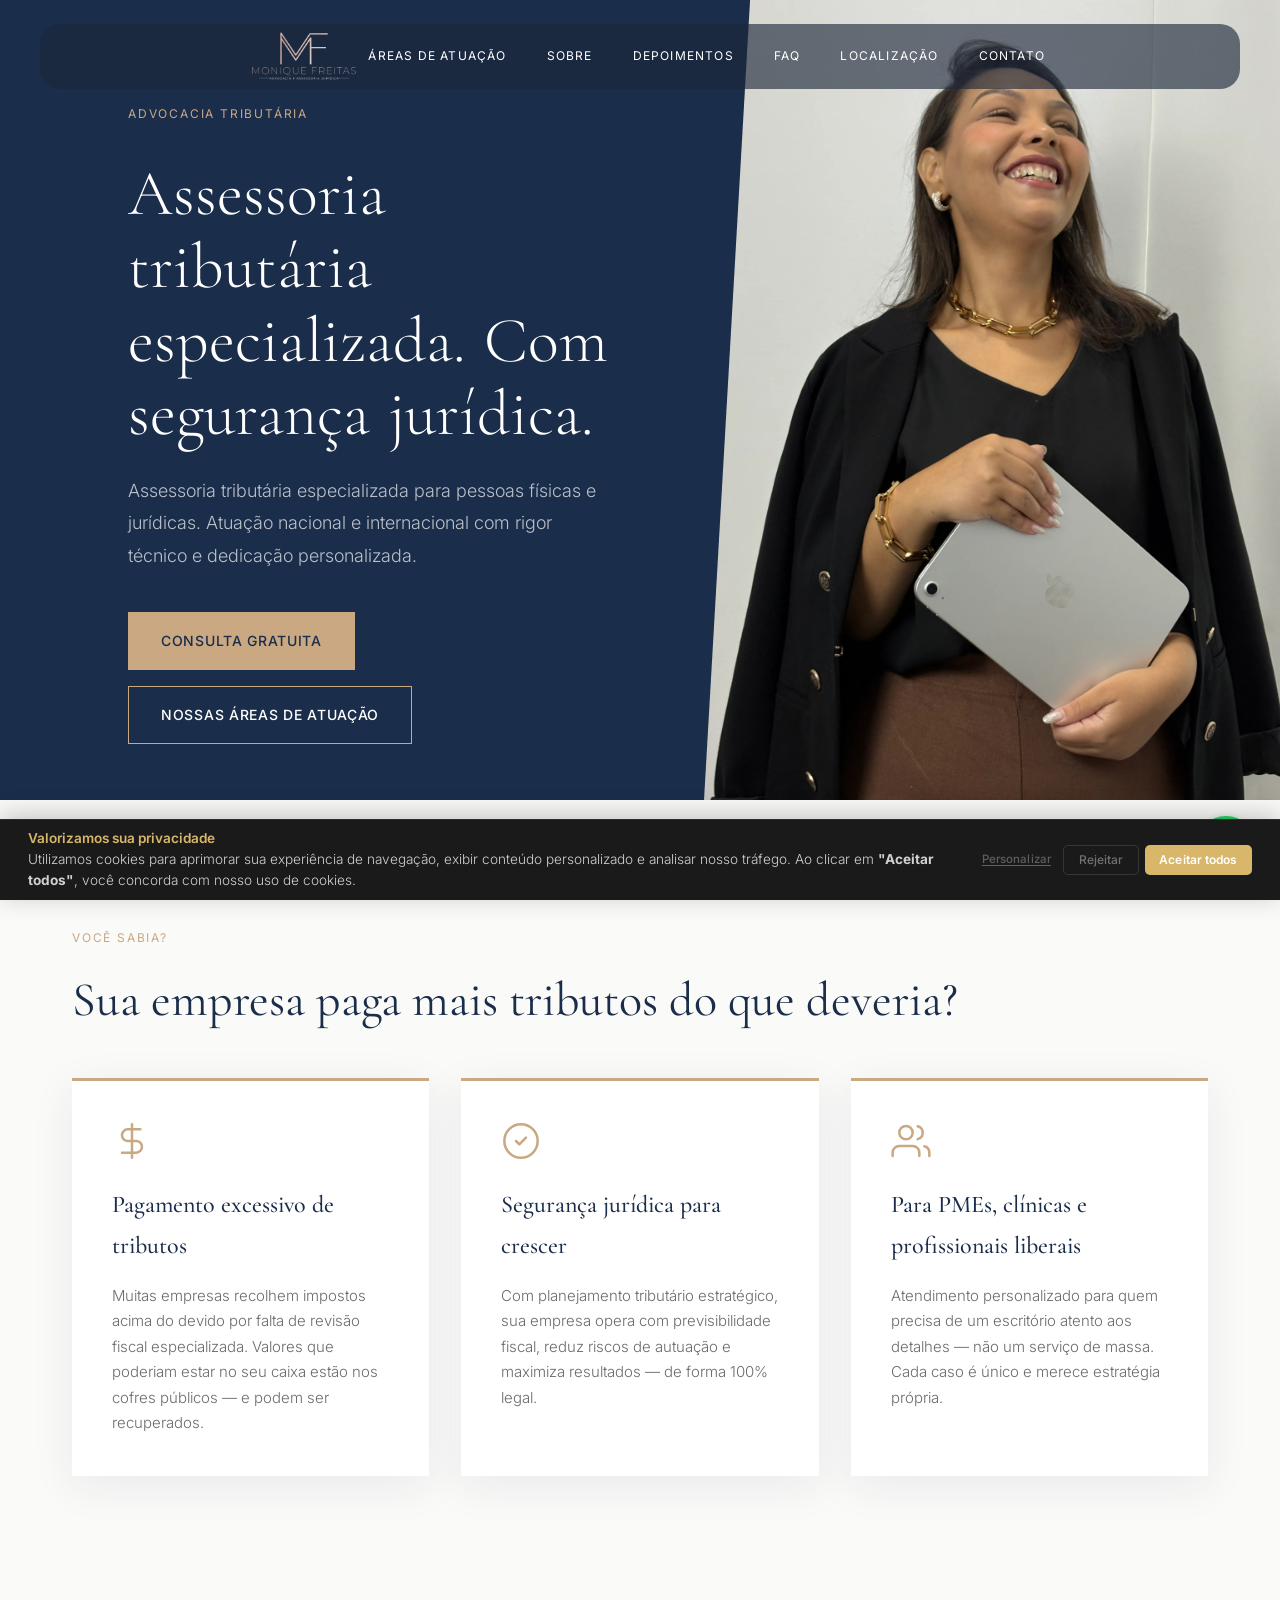
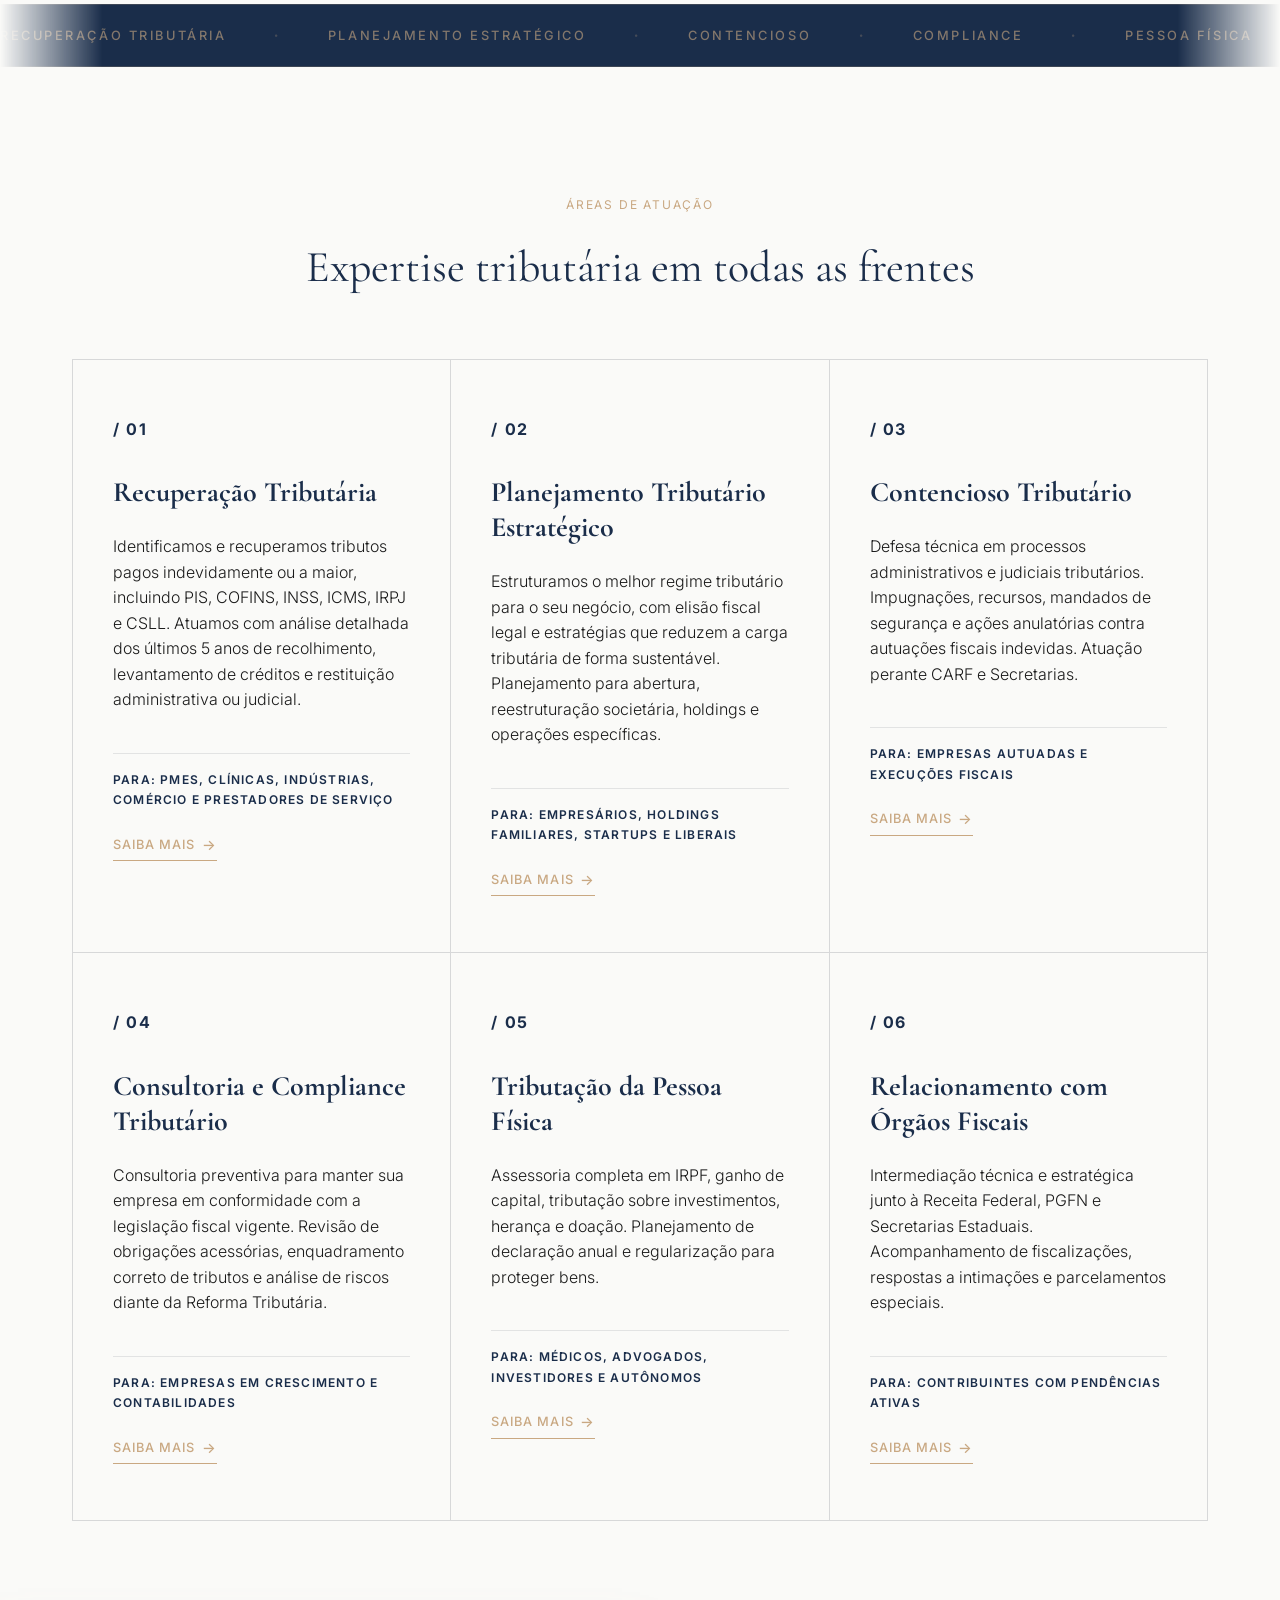
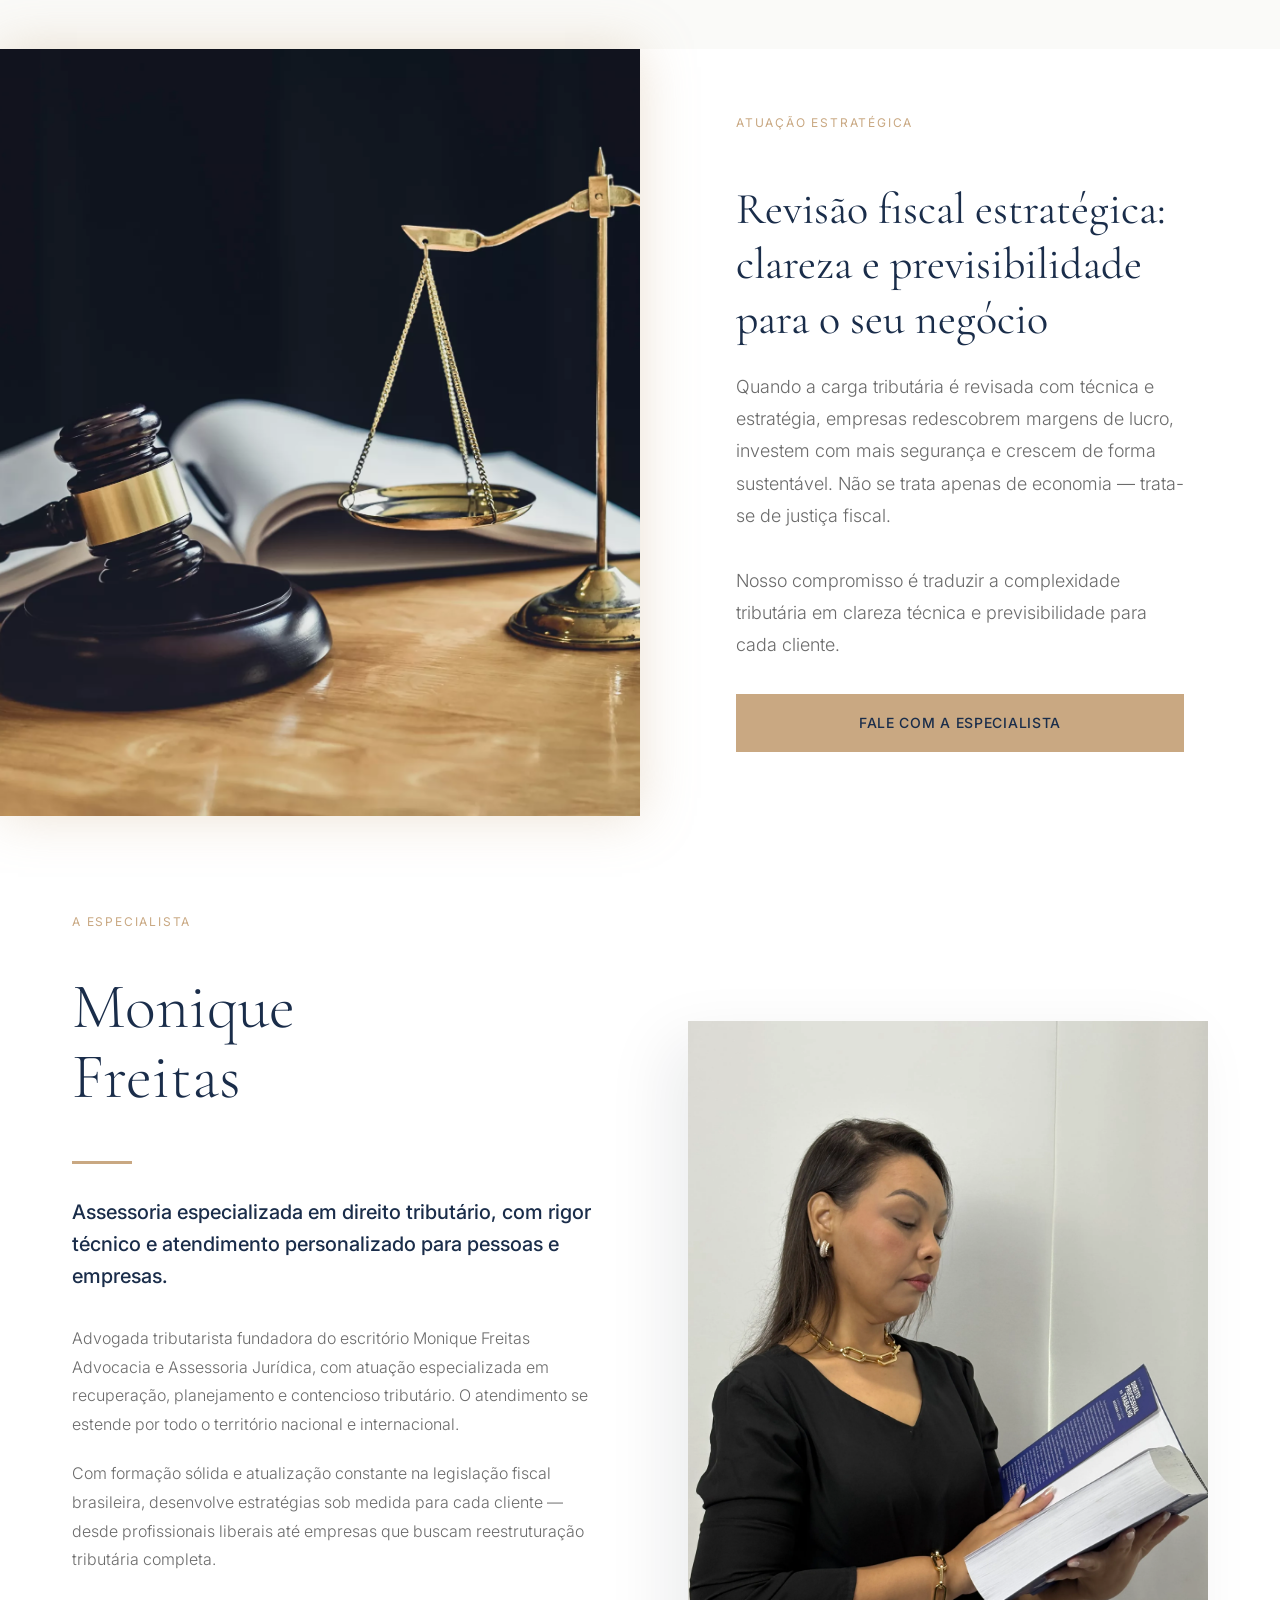
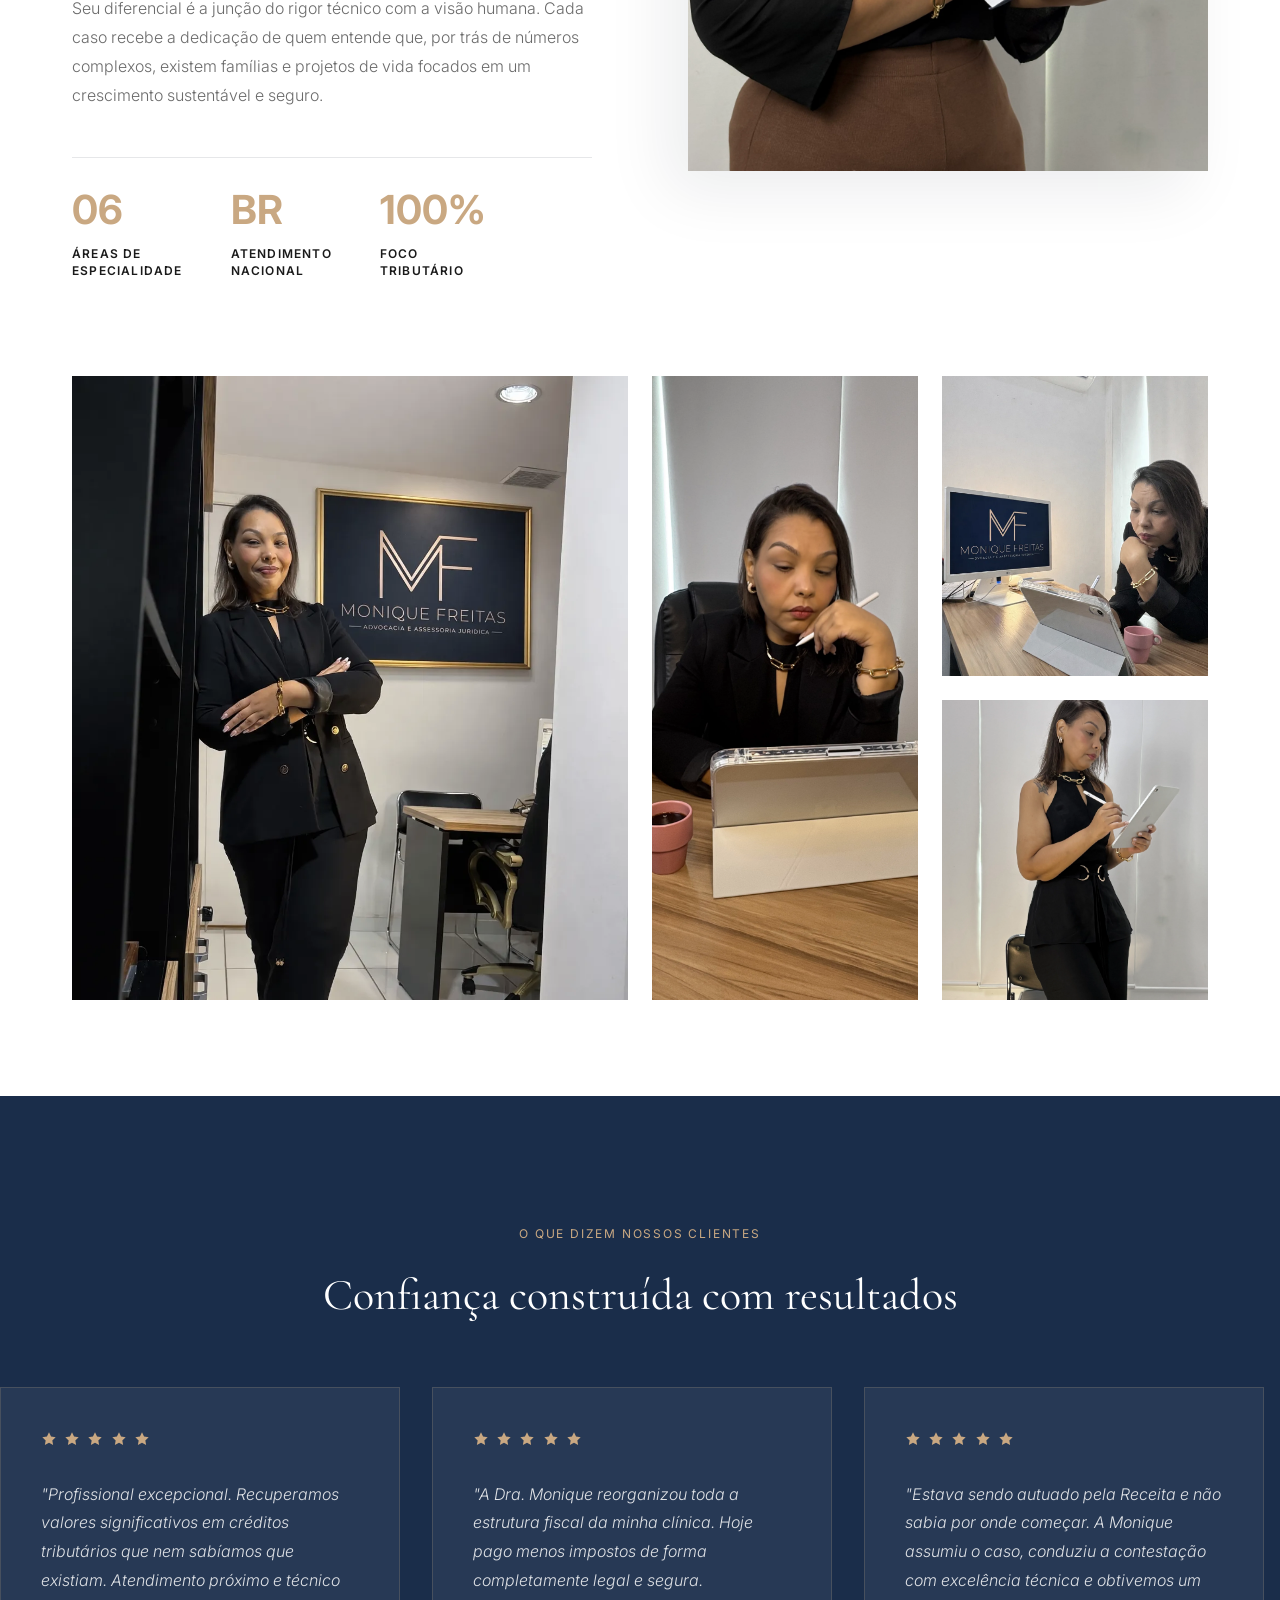
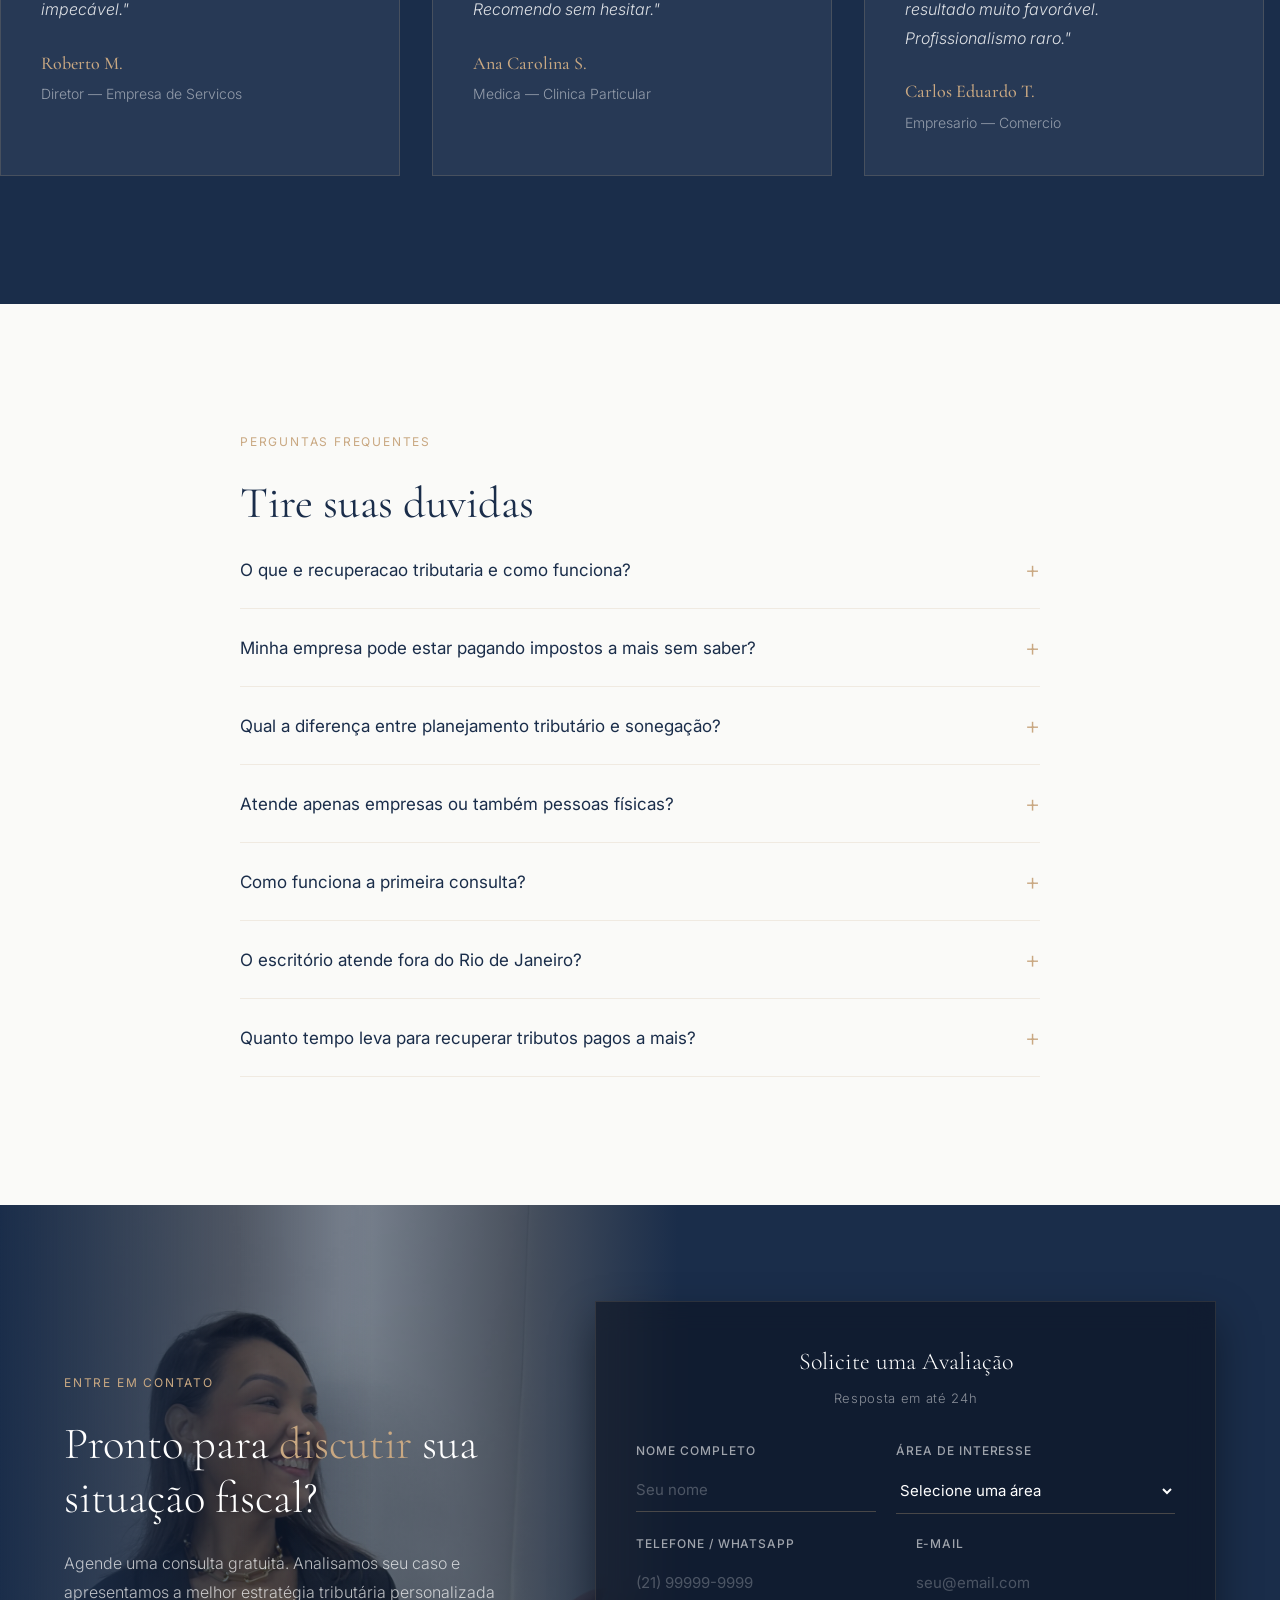
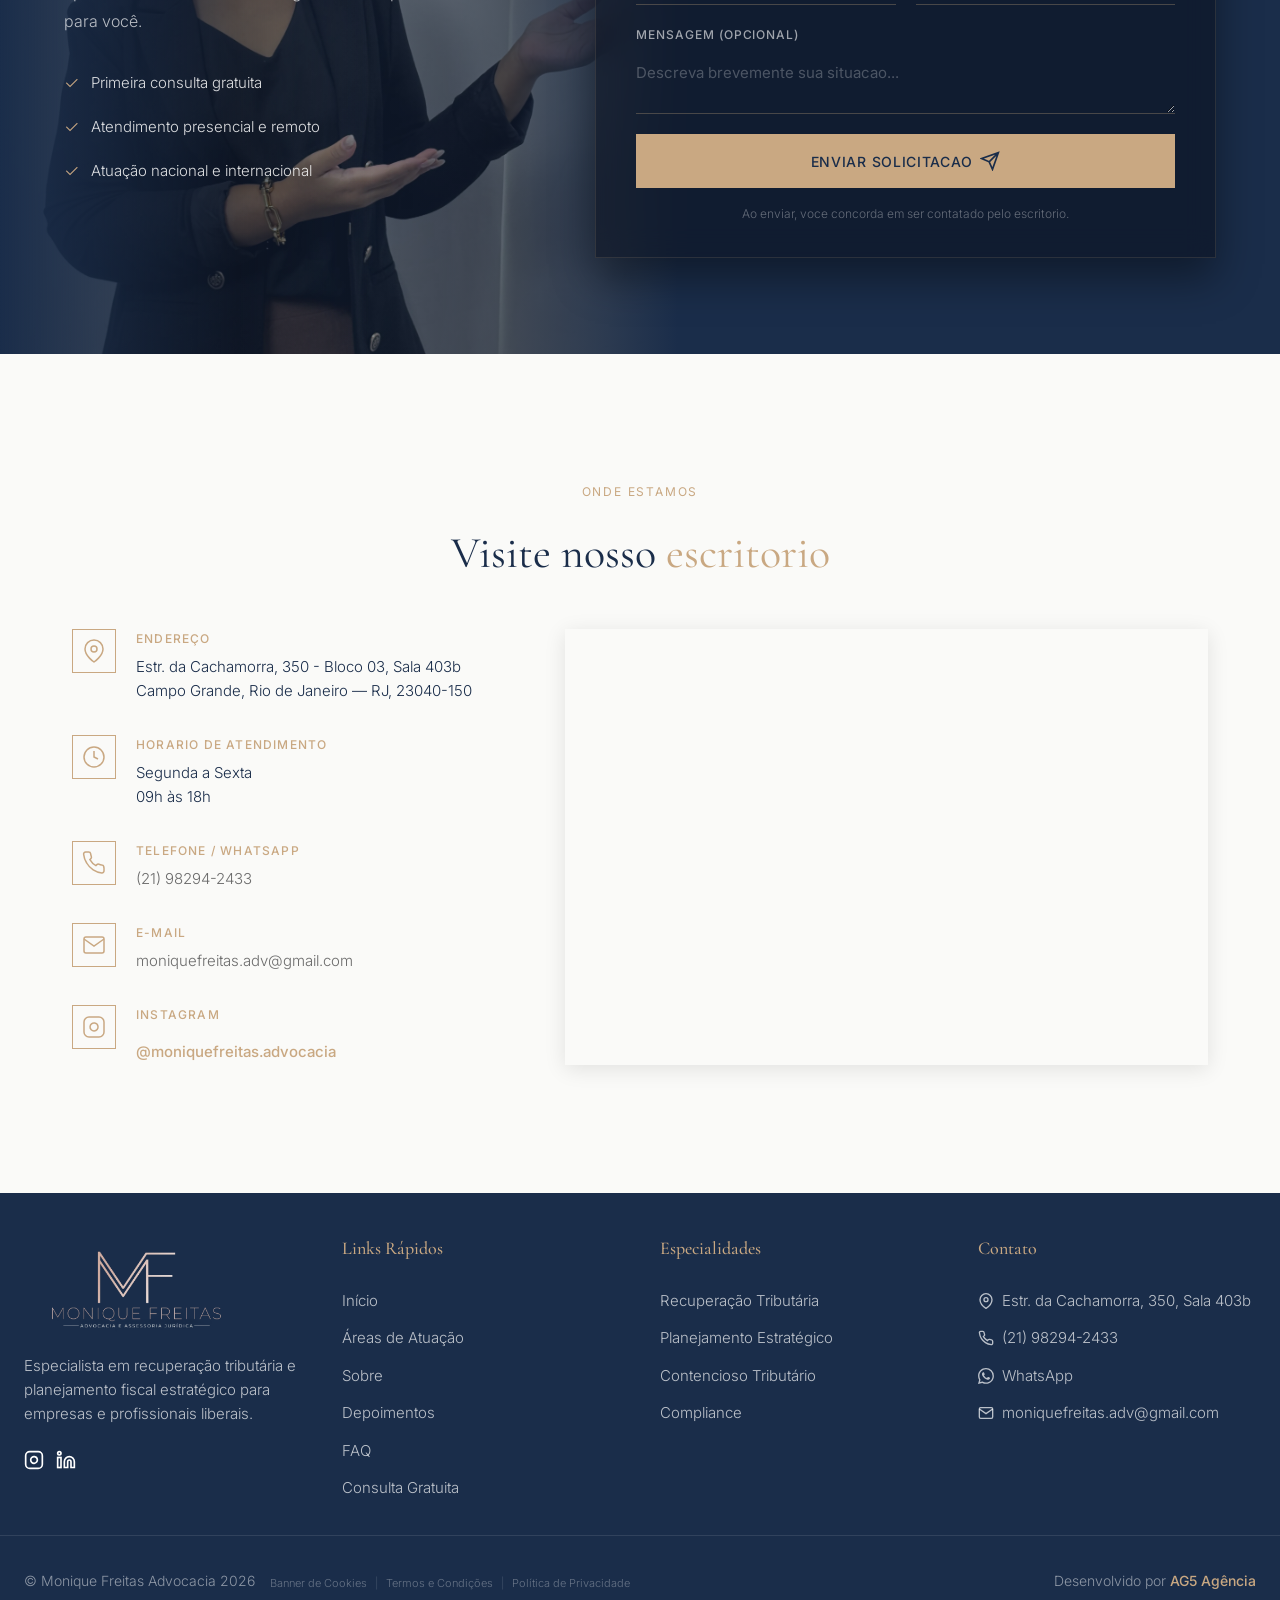
<file: index.html>
<!DOCTYPE html>
<html lang="pt-BR">

<head>
    <meta charset="UTF-8">
    <meta name="viewport" content="width=device-width, initial-scale=1.0">
    <title>Advogada Tributarista em Campo Grande RJ | Monique Freitas Advocacia</title>
    <meta name="description" content="Advogada tributarista em Campo Grande, Rio de Janeiro. Especialista em recuperação tributária, planejamento fiscal e contencioso tributário. Primeira orientação disponível mediante agendamento.">
    <meta name="keywords" content="advocacia tributaria, recuperacao tributaria, planejamento tributario, contencioso tributario, compliance fiscal, advogada tributarista Rio de Janeiro">
    <meta name="author" content="Monique Freitas Advocacia">
    <meta name="robots" content="index, follow">
    <link rel="canonical" href="https://www.moniquefreitasadv.ag5agencia.site/">

    <!-- Geo Tags -->
    <meta name="geo.region" content="BR-RJ">
    <meta name="geo.placename" content="Campo Grande, Rio de Janeiro">
    <meta name="geo.position" content="-22.9054;-43.5574">
    <meta name="ICBM" content="-22.9054, -43.5574">

    <!-- Open Graph / Social Media -->
    <meta property="og:type" content="website">
    <meta property="og:url" content="https://www.moniquefreitasadv.ag5agencia.site/">
    <meta property="og:title" content="Advogada Tributarista em Campo Grande RJ | Monique Freitas Advocacia">
    <meta property="og:description" content="Advogada tributarista especializada em recuperação de impostos pagos a mais, planejamento fiscal e contencioso tributário no RJ. Primeira orientação disponível mediante agendamento.">
    <meta property="og:image" content="https://www.moniquefreitasadv.ag5agencia.site/imagens/monique-freitas-advocacia-tributaria-campo-grande-rj (2).webp">
    <meta property="og:image:width" content="1200">
    <meta property="og:image:height" content="630">
    <meta property="og:locale" content="pt_BR">
    <meta name="twitter:card" content="summary_large_image">
    <meta name="twitter:title" content="Advogada Tributarista em Campo Grande RJ | Monique Freitas Advocacia">
    <meta name="twitter:description" content="Advogada tributarista especializada em recuperação de impostos pagos a mais, planejamento fiscal e contencioso tributário no RJ.">
    <meta name="twitter:image" content="https://www.moniquefreitasadv.ag5agencia.site/imagens/monique-freitas-advocacia-tributaria-campo-grande-rj (2).webp">
    
    <!-- Schema.org / JSON-LD -->
    <script type="application/ld+json">
    {
      "@context": "https://schema.org",
      "@graph": [
        {
          "@type": "LegalService",
          "@id": "https://www.moniquefreitasadv.ag5agencia.site/#negocio",
          "name": "Monique Freitas Advocacia e Assessoria Jurídica",
          "alternateName": "Monique Freitas Advocacia Tributária | Recuperação Tributária | Planejamento Fiscal | Contencioso Tributário | Compliance | Campo Grande RJ",
          "url": "https://www.moniquefreitasadv.ag5agencia.site/",
          "logo": "https://www.moniquefreitasadv.ag5agencia.site/imagens/logo-header.webp",
          "image": [
            "https://www.moniquefreitasadv.ag5agencia.site/imagens/og-image.webp",
            "https://www.moniquefreitasadv.ag5agencia.site/imagens/hero-monique-freitas-advocacia-tributaria-campo-grande-rj (4).webp"
          ],
          "description": "Advogada tributarista em Campo Grande, Rio de Janeiro. Especialista em recuperação tributária, planejamento fiscal e contencioso. Primeira orientação disponível mediante agendamento.",
          "telephone": "+55-21-98294-2433",
          "email": "moniquefreitas.adv@gmail.com",
          "currenciesAccepted": "BRL",
          "address": {
            "@type": "PostalAddress",
            "streetAddress": "Estr. da Cachamorra, 350 - Bloco 03, Sala 403b",
            "addressLocality": "Campo Grande",
            "addressRegion": "RJ",
            "postalCode": "23040-150",
            "addressCountry": "BR"
          },
          "geo": {
            "@type": "GeoCoordinates",
            "latitude": -22.9054,
            "longitude": -43.5574
          },
          "openingHoursSpecification": [
            {
              "@type": "OpeningHoursSpecification",
              "dayOfWeek": ["Monday","Tuesday","Wednesday","Thursday","Friday"],
              "opens": "09:00",
              "closes": "18:00"
            }
          ],
          "areaServed": [
            {
              "@type": "City",
              "name": "Rio de Janeiro",
              "containedInPlace": {
                "@type": "State",
                "name": "Rio de Janeiro"
              }
            },
            { "@type": "Place", "name": "Campo Grande" },
            { "@type": "Place", "name": "Senador Vasconcelos" },
            { "@type": "Place", "name": "Santíssimo" },
            { "@type": "Place", "name": "Cosmos" },
            { "@type": "Place", "name": "Inhoaíba" },
            { "@type": "Place", "name": "Paciência" }
          ],
          "founder": {
            "@type": "Person",
            "name": "Monique Freitas",
            "jobTitle": "Advogada Tributarista",
            "description": "Advogada tributarista fundadora do escritório Monique Freitas Advocacia, com atuação especializada em recuperação, planejamento e contencioso tributário.",
            "image": "https://www.moniquefreitasadv.ag5agencia.site/imagens/monique-freitas-advocacia-tributaria-campo-grande-rj (2).webp",
            "sameAs": [
              "https://www.instagram.com/moniquefreitas.advocacia/",
              "https://www.linkedin.com/in/moniqueafreitas"
            ]
          },
          "hasOfferCatalog": {
            "@type": "OfferCatalog",
            "name": "Serviços de Monique Freitas Advocacia Tributária",
            "itemListElement": [
              {
                "@type": "Offer",
                "itemOffered": {
                  "@type": "Service",
                  "name": "Recuperação Tributária",
                  "description": "Identificação e recuperação de tributos pagos indevidamente ou a maior, incluindo PIS, COFINS, INSS, ICMS, IRPJ e CSLL.",
                  "areaServed": "Campo Grande – RJ",
                  "provider": { "@id": "https://www.moniquefreitasadv.ag5agencia.site/#negocio" }
                }
              },
              {
                "@type": "Offer",
                "itemOffered": {
                  "@type": "Service",
                  "name": "Planejamento Tributário Estratégico",
                  "description": "Estruturação do melhor regime tributário para o negócio, com elisão fiscal legal e estratégias que reduzem a carga tributária de forma sustentável.",
                  "areaServed": "Campo Grande – RJ",
                  "provider": { "@id": "https://www.moniquefreitasadv.ag5agencia.site/#negocio" }
                }
              },
              {
                "@type": "Offer",
                "itemOffered": {
                  "@type": "Service",
                  "name": "Contencioso Tributário",
                  "description": "Defesa técnica em processos administrativos e judiciais tributários, impugnações, recursos, mandados de segurança e ações anulatórias.",
                  "areaServed": "Campo Grande – RJ",
                  "provider": { "@id": "https://www.moniquefreitasadv.ag5agencia.site/#negocio" }
                }
              },
              {
                "@type": "Offer",
                "itemOffered": {
                  "@type": "Service",
                  "name": "Consultoria e Compliance Tributário",
                  "description": "Consultoria preventiva para manter a empresa em conformidade com a legislação fiscal vigente e análise de riscos diante da Reforma Tributária.",
                  "areaServed": "Campo Grande – RJ",
                  "provider": { "@id": "https://www.moniquefreitasadv.ag5agencia.site/#negocio" }
                }
              },
              {
                "@type": "Offer",
                "itemOffered": {
                  "@type": "Service",
                  "name": "Tributação da Pessoa Física",
                  "description": "Assessoria completa em IRPF, ganho de capital, tributação sobre investimentos, herança e doação.",
                  "areaServed": "Campo Grande – RJ",
                  "provider": { "@id": "https://www.moniquefreitasadv.ag5agencia.site/#negocio" }
                }
              },
              {
                "@type": "Offer",
                "itemOffered": {
                  "@type": "Service",
                  "name": "Relacionamento com Órgãos Fiscais",
                  "description": "Intermediação técnica e estratégica junto à Receita Federal, PGFN e Secretarias Estaduais, acompanhamento de fiscalizações e parcelamentos especiais.",
                  "areaServed": "Campo Grande – RJ",
                  "provider": { "@id": "https://www.moniquefreitasadv.ag5agencia.site/#negocio" }
                }
              }
            ]
          },
          "aggregateRating": {
            "@type": "AggregateRating",
            "ratingValue": "5.0",
            "reviewCount": "6",
            "bestRating": "5",
            "worstRating": "1"
          },
          "sameAs": [
            "https://www.instagram.com/moniquefreitas.advocacia/",
            "https://www.linkedin.com/in/moniqueafreitas"
          ]
        },
        {
          "@type": "WebSite",
          "@id": "https://www.moniquefreitasadv.ag5agencia.site/#website",
          "url": "https://www.moniquefreitasadv.ag5agencia.site/",
          "name": "Monique Freitas Advocacia Tributária | Recuperação Tributária | Planejamento Fiscal | Contencioso Tributário | Compliance | Campo Grande RJ",
          "publisher": { "@id": "https://www.moniquefreitasadv.ag5agencia.site/#negocio" },
          "inLanguage": "pt-BR"
        },
        {
          "@type": "WebPage",
          "@id": "https://www.moniquefreitasadv.ag5agencia.site/#webpage",
          "url": "https://www.moniquefreitasadv.ag5agencia.site/",
          "name": "Advogada Tributarista em Campo Grande RJ | Monique Freitas Advocacia",
          "description": "Advogada tributarista em Campo Grande, Rio de Janeiro. Especialista em recuperação tributária, planejamento fiscal e contencioso. Consulta gratuita.",
          "isPartOf": { "@id": "https://www.moniquefreitasadv.ag5agencia.site/#website" },
          "about": { "@id": "https://www.moniquefreitasadv.ag5agencia.site/#negocio" },
          "inLanguage": "pt-BR",
          "datePublished": "2026-03-19",
          "dateModified": "2026-04-14"
        },
        {
          "@type": "FAQPage",
          "@id": "https://www.moniquefreitasadv.ag5agencia.site/#faq",
          "mainEntity": [
            {
              "@type": "Question",
              "name": "O que é recuperação tributária e como funciona?",
              "acceptedAnswer": {
                "@type": "Answer",
                "text": "É o processo de identificar tributos pagos a maior ou indevidamente nos últimos 5 anos e solicitar a devolução junto aos órgãos competentes. Fazemos um levantamento completo dos recolhimentos, identificamos créditos e entramos com pedido administrativo ou judicial de restituição."
              }
            },
            {
              "@type": "Question",
              "name": "Minha empresa pode estar pagando impostos a mais sem saber?",
              "acceptedAnswer": {
                "@type": "Answer",
                "text": "Sim. É mais comum do que se imagina. Erros de enquadramento, alíquotas incorretas, créditos não aproveitados e mudanças legislativas não acompanhadas são causas frequentes. Uma revisão fiscal especializada pode revelar valores significativos a recuperar."
              }
            },
            {
              "@type": "Question",
              "name": "Qual a diferença entre planejamento tributário e sonegação?",
              "acceptedAnswer": {
                "@type": "Answer",
                "text": "Planejamento tributário (elisão fiscal) é 100% legal — consiste em organizar a estrutura do negócio para pagar menos tributos dentro da lei. Sonegação é crime e envolve omissão ou fraude. Nosso trabalho é exclusivamente dentro da legalidade, com total transparência e segurança jurídica."
              }
            },
            {
              "@type": "Question",
              "name": "Atende apenas empresas ou também pessoas físicas?",
              "acceptedAnswer": {
                "@type": "Answer",
                "text": "Atendemos ambos. Pessoas físicas (profissionais liberais, autônomos, investidores) e pessoas jurídicas (PMEs, clínicas, holdings, comércio). Cada segmento tem necessidades específicas e oferecemos soluções personalizadas para cada um."
              }
            },
            {
              "@type": "Question",
              "name": "Como funciona a primeira consulta?",
              "acceptedAnswer": {
                "@type": "Answer",
                "text": "A primeira consulta é gratuita. Nela, avaliamos sua situação fiscal atual, identificamos pontos de atenção e apresentamos as possibilidades de atuação. Você não assume nenhum compromisso — é uma conversa para entender como podemos ajudar."
              }
            },
            {
              "@type": "Question",
              "name": "O escritório atende fora do Rio de Janeiro?",
              "acceptedAnswer": {
                "@type": "Answer",
                "text": "Sim. Atuamos em âmbito nacional e internacional. O atendimento pode ser feito de forma presencial no escritório em Campo Grande (Estr. da Cachamorra, 350) ou remotamente por videoconferência, com a mesma qualidade e dedicação."
              }
            },
            {
              "@type": "Question",
              "name": "Quanto tempo leva para recuperar tributos pagos a mais?",
              "acceptedAnswer": {
                "@type": "Answer",
                "text": "O prazo varia conforme a via utilizada. Na via administrativa, pode levar de 3 a 12 meses. Na via judicial, o prazo depende do tribunal e da complexidade do caso. Em ambos os casos, fazemos acompanhamento integral e mantemos o cliente informado em cada etapa."
              }
            }
          ]
        }
      ]
    }
    </script>
    <link rel="icon" type="image/x-icon"
        href="imagens/favicon-advogada-tributarista-monique-freitas-rio-de-janeiro.ico">
    <!-- Preload crítico — LCP -->
    <link rel="preload" as="image" href="imagens/hero-monique-freitas-advocacia-tributaria-campo-grande-rj (4).webp" fetchpriority="high">
    <link rel="preconnect" href="https://fonts.googleapis.com">
    <link rel="preconnect" href="https://fonts.gstatic.com" crossorigin>
    <link rel="preload" as="style" href="https://fonts.googleapis.com/css2?family=Cormorant+Garamond:ital,wght@0,300;0,400;0,500;0,600;1,300;1,400&family=Inter:wght@300;400;500&display=swap">
    <link
        href="https://fonts.googleapis.com/css2?family=Cormorant+Garamond:ital,wght@0,300;0,400;0,500;0,600;1,300;1,400&family=Inter:wght@300;400;500&display=swap"
        rel="stylesheet">
    <link rel="stylesheet" href="style.css">
    <link rel="stylesheet" href="cookie-banner.css">
</head>

<body>

    <!-- NAVBAR -->
    <header class="navbar" id="navbar">
        <div class="nav-container">
            <a href="#" class="logo">
                <img src="imagens/logo-header.webp"
                    alt="Monique Freitas Advocacia" class="logo-img"
                    width="200" height="50"
                    style="transform: scale(2.0); transform-origin: left center; width: auto; height: 50px;"
                    fetchpriority="high">
            </a>
            <nav class="nav-links" id="navLinks">
                <a href="#servicos">Áreas de Atuação</a>
                <a href="#sobre">Sobre</a>
                <a href="#depoimentos">Depoimentos</a>
                <a href="#faq">FAQ</a>
                <a href="#localizacao">Localização</a>
                <a href="#contato">Contato</a>
            </nav>
            <button class="nav-toggle" id="navToggle" aria-label="Abrir menu">
                <span></span>
                <span></span>
                <span></span>
            </button>
        </div>
    </header>

    <!-- DRAWER MOBILE -->
    <div class="nav-overlay" id="navOverlay"></div>
    <div class="nav-drawer" id="navDrawer" aria-hidden="true">
        <div class="drawer-header">
            <a href="#" class="drawer-logo">
                <img src="imagens/logo-header.webp" alt="Monique Freitas Advocacia" width="160" height="40" style="height: 40px; width: auto;" loading="lazy">
            </a>
            <button class="drawer-close" id="drawerClose" aria-label="Fechar menu">
                <svg width="22" height="22" viewBox="0 0 24 24" fill="none" stroke="currentColor" stroke-width="2"><line x1="18" y1="6" x2="6" y2="18"/><line x1="6" y1="6" x2="18" y2="18"/></svg>
            </button>
        </div>
        <nav class="drawer-links">
            <a href="#servicos">Áreas de Atuação</a>
            <a href="#sobre">Sobre</a>
            <a href="#depoimentos">Depoimentos</a>
            <a href="#faq">FAQ</a>
            <a href="#localizacao">Localização</a>
            <a href="#contato">Contato</a>
        </nav>
    </div>

    <!-- HERO -->
    <section class="hero" id="hero">
        <div class="hero-monogram">MF</div>
        <div class="hero-content">
            <span class="hero-label">ADVOCACIA TRIBUTÁRIA</span>
            <h1 class="hero-title">
                <span class="word">Assessoria</span><span class="word">tributária</span><span class="word">especializada.</span><span class="word">Com</span><span class="word">segurança</span><span class="word">jurídica.</span>
            </h1>
            <p class="hero-subtitle">Assessoria tributária especializada para pessoas físicas e jurídicas. Atuação nacional e internacional com rigor técnico e dedicação personalizada.</p>
            <div class="hero-buttons">
                <a href="#contato" class="btn btn-primary">Consulta Gratuita</a>
                <a href="#servicos" class="btn btn-secondary">Nossas Áreas de Atuação</a>
            </div>
        </div>
        <div class="hero-image">
            <div class="hero-image-wrapper">
                <img src="imagens/hero-monique-freitas-advocacia-tributaria-campo-grande-rj (4).webp"
                    alt="Monique Freitas — Advogada Tributarista no escritorio" class="hero-photo" id="heroPhoto"
                    width="600" height="800" fetchpriority="high" decoding="async">
            </div>
        </div>
    </section>

    <!-- DOR E SOLUCAO -->
    <section class="pain-solution reveal-section" id="dor-solucao">
        <div class="container">
            <span class="section-label gold-line">VOCÊ SABIA?</span>
            <h2 class="pain-title">Sua empresa paga mais tributos do que deveria?</h2>
            <div class="pain-grid">
                <div class="pain-card reveal-section">
                    <div class="pain-icon">
                        <svg width="40" height="40" viewBox="0 0 24 24" fill="none" stroke="#C9A882" stroke-width="1.5"
                            stroke-linecap="round" stroke-linejoin="round">
                            <path d="M12 2v20M17 5H9.5a3.5 3.5 0 000 7h5a3.5 3.5 0 010 7H6" />
                        </svg>
                    </div>
                    <h3>Pagamento excessivo de tributos</h3>
                    <p>Muitas empresas recolhem impostos acima do devido por falta de revisão fiscal especializada.
                        Valores que poderiam estar no seu caixa estão nos cofres públicos — e podem ser recuperados.</p>
                </div>
                <div class="pain-card reveal-section">
                    <div class="pain-icon">
                        <svg width="40" height="40" viewBox="0 0 24 24" fill="none" stroke="#C9A882" stroke-width="1.5"
                            stroke-linecap="round" stroke-linejoin="round">
                            <path d="M9 12l2 2 4-4" />
                            <circle cx="12" cy="12" r="10" />
                        </svg>
                    </div>
                    <h3>Segurança jurídica para crescer</h3>
                    <p>Com planejamento tributário estratégico, sua empresa opera com previsibilidade fiscal, reduz
                        riscos de autuação e maximiza resultados — de forma 100% legal.</p>
                </div>
                <div class="pain-card reveal-section">
                    <div class="pain-icon">
                        <svg width="40" height="40" viewBox="0 0 24 24" fill="none" stroke="#C9A882" stroke-width="1.5"
                            stroke-linecap="round" stroke-linejoin="round">
                            <path d="M17 21v-2a4 4 0 00-4-4H5a4 4 0 00-4 4v2" />
                            <circle cx="9" cy="7" r="4" />
                            <path d="M23 21v-2a4 4 0 00-3-3.87" />
                            <path d="M16 3.13a4 4 0 010 7.75" />
                        </svg>
                    </div>
                    <h3>Para PMEs, clínicas e profissionais liberais</h3>
                    <p>Atendimento personalizado para quem precisa de um escritório atento aos detalhes — não um serviço
                        de massa. Cada caso é único e merece estratégia própria.</p>
                </div>
            </div>
        </div>
    </section>

    <!-- BARRA ANIMADA -->
    <div class="marquee-bar">
        <div class="marquee-content" aria-hidden="true">
            <span>RECUPERAÇÃO TRIBUTÁRIA</span>
            <span class="separator">•</span>
            <span>PLANEJAMENTO ESTRATÉGICO</span>
            <span class="separator">•</span>
            <span>CONTENCIOSO</span>
            <span class="separator">•</span>
            <span>COMPLIANCE</span>
            <span class="separator">•</span>
            <span>PESSOA FÍSICA</span>
            <span class="separator">•</span>
            <span>ATENDIMENTO NACIONAL E INTERNACIONAL</span>
            <span class="separator">•</span>
        </div>
        <div class="marquee-content" aria-hidden="true">
            <span>RECUPERAÇÃO TRIBUTÁRIA</span>
            <span class="separator">•</span>
            <span>PLANEJAMENTO ESTRATÉGICO</span>
            <span class="separator">•</span>
            <span>CONTENCIOSO</span>
            <span class="separator">•</span>
            <span>COMPLIANCE</span>
            <span class="separator">•</span>
            <span>PESSOA FÍSICA</span>
            <span class="separator">•</span>
            <span>ATENDIMENTO NACIONAL E INTERNACIONAL</span>
            <span class="separator">•</span>
        </div>
    </div>

    <!-- SERVICOS / ACORDEAO -->
    <section class="services" id="servicos">
        <div class="container">
            <div class="section-header">
                <span class="section-label gold-line reveal-section">ÁREAS DE ATUAÇÃO</span>
                <h2 class="section-title reveal-section">Expertise tributária em todas as frentes</h2>
            </div>

            <div class="services-neo-grid">
                <article class="neo-card reveal-section">
                    <div class="neo-number">/ 01</div>
                    <div class="neo-content">
                        <h3 class="neo-title">Recuperação Tributária</h3>
                        <p class="neo-desc">Identificamos e recuperamos tributos pagos indevidamente ou a maior,
                            incluindo PIS, COFINS, INSS, ICMS, IRPJ e CSLL. Atuamos com análise detalhada dos últimos 5
                            anos de recolhimento, levantamento de créditos e restituição administrativa ou judicial.</p>
                        <span class="neo-tag">Para: PMEs, clínicas, indústrias, comércio e prestadores de serviço</span>
                        <a href="https://wa.me/5521982942433?text=Ol%C3%A1%2C%20vim%20atrav%C3%A9s%20do%20site%20e%20gostaria%20de%20saber%20sobre%20Recupera%C3%A7%C3%A3o%20Tribut%C3%A1ria." target="_blank" rel="noopener noreferrer" class="neo-btn">Saiba mais</a>
                    </div>
                </article>

                <article class="neo-card reveal-section">
                    <div class="neo-number">/ 02</div>
                    <div class="neo-content">
                        <h3 class="neo-title">Planejamento Tributário Estratégico</h3>
                        <p class="neo-desc">Estruturamos o melhor regime tributário para o seu negócio, com elisão
                            fiscal legal e estratégias que reduzem a carga tributária de forma sustentável. Planejamento
                            para abertura, reestruturação societária, holdings e operações específicas.</p>
                        <span class="neo-tag">Para: Empresários, holdings familiares, startups e liberais</span>
                        <a href="https://wa.me/5521982942433?text=Ol%C3%A1%2C%20vim%20atrav%C3%A9s%20do%20site%20e%20gostaria%20de%20saber%20sobre%20Planejamento%20Tribut%C3%A1rio." target="_blank" rel="noopener noreferrer" class="neo-btn">Saiba mais</a>
                    </div>
                </article>

                <article class="neo-card reveal-section">
                    <div class="neo-number">/ 03</div>
                    <div class="neo-content">
                        <h3 class="neo-title">Contencioso Tributário</h3>
                        <p class="neo-desc">Defesa técnica em processos administrativos e judiciais tributários.
                            Impugnações, recursos, mandados de segurança e ações anulatórias contra autuações fiscais
                            indevidas. Atuação perante CARF e Secretarias.</p>
                        <span class="neo-tag">Para: Empresas autuadas e execuções fiscais</span>
                        <a href="https://wa.me/5521982942433?text=Ol%C3%A1%2C%20vim%20atrav%C3%A9s%20do%20site%20e%20gostaria%20de%20saber%20sobre%20Contencioso%20Tribut%C3%A1rio." target="_blank" rel="noopener noreferrer" class="neo-btn">Saiba mais</a>
                    </div>
                </article>

                <article class="neo-card reveal-section">
                    <div class="neo-number">/ 04</div>
                    <div class="neo-content">
                        <h3 class="neo-title">Consultoria e Compliance Tributário</h3>
                        <p class="neo-desc">Consultoria preventiva para manter sua empresa em conformidade com a
                            legislação fiscal vigente. Revisão de obrigações acessórias, enquadramento correto de
                            tributos e análise de riscos diante da Reforma Tributária.</p>
                        <span class="neo-tag">Para: Empresas em crescimento e contabilidades</span>
                        <a href="https://wa.me/5521982942433?text=Ol%C3%A1%2C%20vim%20atrav%C3%A9s%20do%20site%20e%20gostaria%20de%20saber%20sobre%20Consultoria%20e%20Compliance." target="_blank" rel="noopener noreferrer" class="neo-btn">Saiba mais</a>
                    </div>
                </article>

                <article class="neo-card reveal-section">
                    <div class="neo-number">/ 05</div>
                    <div class="neo-content">
                        <h3 class="neo-title">Tributação da Pessoa Física</h3>
                        <p class="neo-desc">Assessoria completa em IRPF, ganho de capital, tributação sobre
                            investimentos, herança e doação. Planejamento de declaração anual e regularização para
                            proteger bens.</p>
                        <span class="neo-tag">Para: Médicos, advogados, investidores e autônomos</span>
                        <a href="https://wa.me/5521982942433?text=Ol%C3%A1%2C%20vim%20atrav%C3%A9s%20do%20site%20e%20gostaria%20de%20saber%20sobre%20Tributa%C3%A7%C3%A3o%20da%20Pessoa%20F%C3%ADsica." target="_blank" rel="noopener noreferrer" class="neo-btn">Saiba mais</a>
                    </div>
                </article>

                <article class="neo-card reveal-section">
                    <div class="neo-number">/ 06</div>
                    <div class="neo-content">
                        <h3 class="neo-title">Relacionamento com Órgãos Fiscais</h3>
                        <p class="neo-desc">Intermediação técnica e estratégica junto à Receita Federal, PGFN e
                            Secretarias Estaduais. Acompanhamento de fiscalizações, respostas a intimações e
                            parcelamentos especiais.</p>
                        <span class="neo-tag">Para: Contribuintes com pendências ativas</span>
                        <a href="https://wa.me/5521982942433?text=Ol%C3%A1%2C%20vim%20atrav%C3%A9s%20do%20site%20e%20gostaria%20de%20saber%20sobre%20Relacionamento%20com%20%C3%93rg%C3%A3os%20Fiscais." target="_blank" rel="noopener noreferrer" class="neo-btn">Saiba mais</a>
                    </div>
                </article>
            </div>
        </div>
    </section>


    <!-- ENCANTAMENTO -->
    <section class="enchantment reveal-section">
        <div class="enchantment-split">
            <div class="enchantment-image">
                <img src="imagens/advocacia-tributaria-campo-grande-rj.webp.webp.webp"
                    alt="Confiança e resultado em advocacia tributária em Campo Grande RJ" width="800" height="600" loading="lazy">
            </div>
            <div class="enchantment-content">
                <span class="section-label gold-line">ATUAÇÃO ESTRATÉGICA</span>
                <h2 class="section-title">Revisão fiscal estratégica: clareza e previsibilidade para o seu negócio</h2>
                <p>Quando a carga tributária é revisada com técnica e estratégia, empresas redescobrem margens de lucro,
                    investem com mais segurança e crescem de forma sustentável. Não se trata apenas de economia —
                    trata-se de justiça fiscal.</p>
                <p>Nosso compromisso é traduzir a complexidade tributária em clareza técnica e previsibilidade para cada cliente.</p>
                <a href="#contato" class="btn btn-primary">Fale com a Especialista</a>
            </div>
        </div>
    </section>

    <!-- SOBRE / CREDENCIAIS -->
    <!-- SOBRE A ADVOGADA PREMIUM -->
    <section class="about-premium" id="sobre">
        <div class="container about-premium-grid">
            <div class="about-premium-text reveal-section">
                <span class="section-label gold-line">A ESPECIALISTA</span>
                <h2 class="about-premium-name">Monique<br>Freitas</h2>
                <div class="about-premium-divider"></div>

                <!-- CARROSSEL MOBILE EXCLUSIVO -->
                <div class="mobile-carousel">
                    <div class="mobile-carousel-item">
                        <img style="object-position: center top;" src="imagens/monique-freitas-advocacia-tributaria-campo-grande-rj (2).webp" alt="Monique Freitas Advogada Tributarista" width="600" height="800" loading="lazy">
                    </div>
                    <div class="mobile-carousel-item">
                        <img style="object-position: center 25%;" src="imagens/monique-freitas-advocacia-tributaria-campo-grande-rj (3).webp" alt="Advogada Tributarista Monique Freitas - Ensaio" width="600" height="800" loading="lazy">
                        <div class="gallery-overlay"><p>Atuação Estratégica</p></div>
                    </div>
                    <div class="mobile-carousel-item">
                        <img src="imagens/monique-freitas-advocacia-tributaria-campo-grande-rj (1).webp" alt="Atendimento Especializado Tributario" width="600" height="800" loading="lazy">
                        <div class="gallery-overlay"><p>Excelência Jurídica</p></div>
                    </div>
                    <div class="mobile-carousel-item">
                        <img src="imagens/escritorio-advocacia-tributaria-campo-grande-rj.webp.webp" alt="Escritorio de Advocacia Tributaria - Fachada" width="600" height="400" loading="lazy">
                        <div class="gallery-overlay"><p>Estrutura do Escritório</p></div>
                    </div>
                    <div class="mobile-carousel-item">
                        <img style="object-position: center 15%;" src="imagens/monique-freitas-advocacia-tributaria-campo-grande-rj (4).webp" alt="Direito Tributario Especializado" width="600" height="800" loading="lazy">
                        <div class="gallery-overlay"><p>Atuação Dedicada</p></div>
                    </div>
                </div>
                <div class="carousel-dots" id="carouselDots">
                    <span class="carousel-dot active"></span>
                    <span class="carousel-dot"></span>
                    <span class="carousel-dot"></span>
                    <span class="carousel-dot"></span>
                    <span class="carousel-dot"></span>
                </div>

                <p class="about-premium-lead">Assessoria especializada em direito tributário, com rigor técnico e atendimento personalizado para pessoas e empresas.</p>

                <div class="about-premium-body">
                    <p>Advogada tributarista fundadora do escritório Monique Freitas Advocacia e Assessoria Jurídica,
                        com atuação especializada em recuperação, planejamento e contencioso tributário. O atendimento
                        se estende por todo o território nacional e internacional.</p>
                    <p>Com formação sólida e atualização constante na legislação fiscal brasileira, desenvolve
                        estratégias sob medida para cada cliente — desde profissionais liberais até empresas que buscam
                        reestruturação tributária completa.</p>
                    <p>Seu diferencial é a junção do rigor técnico com a visão humana. Cada caso recebe a dedicação de
                        quem entende que, por trás de números complexos, existem famílias e projetos de vida focados em
                        um crescimento sustentável e seguro.</p>
                </div>

                <div class="about-premium-stats">
                    <div class="stat-box">
                        <span class="stat-num" data-target="6">06</span>
                        <span class="stat-label">Áreas de<br>Especialidade</span>
                    </div>
                    <div class="stat-box">
                        <span class="stat-num">BR</span>
                        <span class="stat-label">Atendimento<br>Nacional</span>
                    </div>
                    <div class="stat-box">
                        <span class="stat-num">100%</span>
                        <span class="stat-label">Foco<br>Tributário</span>
                    </div>
                </div>
            </div>
            <div class="about-premium-img-wrapper reveal-section">
                <!-- Imagem colada na lateral, mantendo elegância arquitetônica -->
                <img src="imagens/monique-freitas-advocacia-tributaria-campo-grande-rj (2).webp"
                    alt="Monique Freitas Advogada Tributarista" class="about-premium-portrait" width="600" height="800" loading="lazy">
            </div>
        </div>
    </section>

    <!-- GALERIA VISUAL (ENSAIO / ESCRITÓRIO) -->
    <section class="about-gallery reveal-section">
        <div class="container gallery-container">
            <div class="gallery-grid">
                <div class="gallery-item item-main">
                    <img style="object-position: center 25%;"
                        src="imagens/monique-freitas-advocacia-tributaria-campo-grande-rj (3).webp"
                        alt="Advogada Tributarista Monique Freitas - Ensaio" width="600" height="800" loading="lazy">
                    <div class="gallery-overlay">
                        <p>Atuação Estratégica</p>
                    </div>
                </div>
                <div class="gallery-item item-tall">
                    <img src="imagens/monique-freitas-advocacia-tributaria-campo-grande-rj (1).webp"
                        alt="Atendimento Especializado Tributario" width="600" height="800" loading="lazy">
                    <div class="gallery-overlay">
                        <p>Excelência Jurídica</p>
                    </div>
                </div>
                <div class="gallery-item item-wide">
                    <img src="imagens/escritorio-advocacia-tributaria-campo-grande-rj.webp.webp"
                        alt="Escritorio de Advocacia Tributaria - Fachada" width="1200" height="600" loading="lazy">
                    <div class="gallery-overlay">
                        <p>Estrutura do Escritório</p>
                    </div>
                </div>
                <div class="gallery-item item-normal">
                    <img style="object-position: center 15%;"
                        src="imagens/monique-freitas-advocacia-tributaria-campo-grande-rj (4).webp"
                        alt="Direito Tributario Especializado" width="600" height="800" loading="lazy">
                    <div class="gallery-overlay">
                        <p>Atuação Dedicada</p>
                    </div>
                </div>
            </div>
        </div>
    </section>

    <!-- DEPOIMENTOS -->
    <section class="testimonials" id="depoimentos">
        <div class="section-header reveal-section">
            <span class="section-label gold-line">O QUE DIZEM NOSSOS CLIENTES</span>
            <h2 class="section-title light">Confiança construída com resultados</h2>
        </div>
        <div class="testimonials-marquee">
            <div class="marquee-track">
                <div class="testimonial-card">
                    <div class="testimonial-stars">
                        <svg width="16" height="16" viewBox="0 0 24 24" fill="#C9A882">
                            <polygon
                                points="12 2 15.09 8.26 22 9.27 17 14.14 18.18 21.02 12 17.77 5.82 21.02 7 14.14 2 9.27 8.91 8.26 12 2" />
                        </svg>
                        <svg width="16" height="16" viewBox="0 0 24 24" fill="#C9A882">
                            <polygon
                                points="12 2 15.09 8.26 22 9.27 17 14.14 18.18 21.02 12 17.77 5.82 21.02 7 14.14 2 9.27 8.91 8.26 12 2" />
                        </svg>
                        <svg width="16" height="16" viewBox="0 0 24 24" fill="#C9A882">
                            <polygon
                                points="12 2 15.09 8.26 22 9.27 17 14.14 18.18 21.02 12 17.77 5.82 21.02 7 14.14 2 9.27 8.91 8.26 12 2" />
                        </svg>
                        <svg width="16" height="16" viewBox="0 0 24 24" fill="#C9A882">
                            <polygon
                                points="12 2 15.09 8.26 22 9.27 17 14.14 18.18 21.02 12 17.77 5.82 21.02 7 14.14 2 9.27 8.91 8.26 12 2" />
                        </svg>
                        <svg width="16" height="16" viewBox="0 0 24 24" fill="#C9A882">
                            <polygon
                                points="12 2 15.09 8.26 22 9.27 17 14.14 18.18 21.02 12 17.77 5.82 21.02 7 14.14 2 9.27 8.91 8.26 12 2" />
                        </svg>
                    </div>
                    <p class="testimonial-text">"Profissional excepcional. Recuperamos valores significativos em
                        créditos tributários que nem sabíamos que existiam. Atendimento próximo e técnico impecável."</p>
                    <span class="testimonial-author">Roberto M.</span>
                    <span class="testimonial-role">Diretor — Empresa de Servicos</span>
                </div>
                <div class="testimonial-card">
                    <div class="testimonial-stars">
                        <svg width="16" height="16" viewBox="0 0 24 24" fill="#C9A882">
                            <polygon
                                points="12 2 15.09 8.26 22 9.27 17 14.14 18.18 21.02 12 17.77 5.82 21.02 7 14.14 2 9.27 8.91 8.26 12 2" />
                        </svg>
                        <svg width="16" height="16" viewBox="0 0 24 24" fill="#C9A882">
                            <polygon
                                points="12 2 15.09 8.26 22 9.27 17 14.14 18.18 21.02 12 17.77 5.82 21.02 7 14.14 2 9.27 8.91 8.26 12 2" />
                        </svg>
                        <svg width="16" height="16" viewBox="0 0 24 24" fill="#C9A882">
                            <polygon
                                points="12 2 15.09 8.26 22 9.27 17 14.14 18.18 21.02 12 17.77 5.82 21.02 7 14.14 2 9.27 8.91 8.26 12 2" />
                        </svg>
                        <svg width="16" height="16" viewBox="0 0 24 24" fill="#C9A882">
                            <polygon
                                points="12 2 15.09 8.26 22 9.27 17 14.14 18.18 21.02 12 17.77 5.82 21.02 7 14.14 2 9.27 8.91 8.26 12 2" />
                        </svg>
                        <svg width="16" height="16" viewBox="0 0 24 24" fill="#C9A882">
                            <polygon
                                points="12 2 15.09 8.26 22 9.27 17 14.14 18.18 21.02 12 17.77 5.82 21.02 7 14.14 2 9.27 8.91 8.26 12 2" />
                        </svg>
                    </div>
                    <p class="testimonial-text">"A Dra. Monique reorganizou toda a estrutura fiscal da minha clínica.
                        Hoje pago menos impostos de forma completamente legal e segura. Recomendo sem hesitar."</p>
                    <span class="testimonial-author">Ana Carolina S.</span>
                    <span class="testimonial-role">Medica — Clinica Particular</span>
                </div>
                <div class="testimonial-card">
                    <div class="testimonial-stars">
                        <svg width="16" height="16" viewBox="0 0 24 24" fill="#C9A882">
                            <polygon
                                points="12 2 15.09 8.26 22 9.27 17 14.14 18.18 21.02 12 17.77 5.82 21.02 7 14.14 2 9.27 8.91 8.26 12 2" />
                        </svg>
                        <svg width="16" height="16" viewBox="0 0 24 24" fill="#C9A882">
                            <polygon
                                points="12 2 15.09 8.26 22 9.27 17 14.14 18.18 21.02 12 17.77 5.82 21.02 7 14.14 2 9.27 8.91 8.26 12 2" />
                        </svg>
                        <svg width="16" height="16" viewBox="0 0 24 24" fill="#C9A882">
                            <polygon
                                points="12 2 15.09 8.26 22 9.27 17 14.14 18.18 21.02 12 17.77 5.82 21.02 7 14.14 2 9.27 8.91 8.26 12 2" />
                        </svg>
                        <svg width="16" height="16" viewBox="0 0 24 24" fill="#C9A882">
                            <polygon
                                points="12 2 15.09 8.26 22 9.27 17 14.14 18.18 21.02 12 17.77 5.82 21.02 7 14.14 2 9.27 8.91 8.26 12 2" />
                        </svg>
                        <svg width="16" height="16" viewBox="0 0 24 24" fill="#C9A882">
                            <polygon
                                points="12 2 15.09 8.26 22 9.27 17 14.14 18.18 21.02 12 17.77 5.82 21.02 7 14.14 2 9.27 8.91 8.26 12 2" />
                        </svg>
                    </div>
                    <p class="testimonial-text">"Estava sendo autuado pela Receita e não sabia por onde começar. A
                        Monique assumiu o caso, conduziu a contestação com excelência técnica e obtivemos um resultado
                        muito favorável. Profissionalismo raro."</p>
                    <span class="testimonial-author">Carlos Eduardo T.</span>
                    <span class="testimonial-role">Empresario — Comercio</span>
                </div>
                <div class="testimonial-card">
                    <div class="testimonial-stars">
                        <svg width="16" height="16" viewBox="0 0 24 24" fill="#C9A882">
                            <polygon
                                points="12 2 15.09 8.26 22 9.27 17 14.14 18.18 21.02 12 17.77 5.82 21.02 7 14.14 2 9.27 8.91 8.26 12 2" />
                        </svg>
                        <svg width="16" height="16" viewBox="0 0 24 24" fill="#C9A882">
                            <polygon
                                points="12 2 15.09 8.26 22 9.27 17 14.14 18.18 21.02 12 17.77 5.82 21.02 7 14.14 2 9.27 8.91 8.26 12 2" />
                        </svg>
                        <svg width="16" height="16" viewBox="0 0 24 24" fill="#C9A882">
                            <polygon
                                points="12 2 15.09 8.26 22 9.27 17 14.14 18.18 21.02 12 17.77 5.82 21.02 7 14.14 2 9.27 8.91 8.26 12 2" />
                        </svg>
                        <svg width="16" height="16" viewBox="0 0 24 24" fill="#C9A882">
                            <polygon
                                points="12 2 15.09 8.26 22 9.27 17 14.14 18.18 21.02 12 17.77 5.82 21.02 7 14.14 2 9.27 8.91 8.26 12 2" />
                        </svg>
                        <svg width="16" height="16" viewBox="0 0 24 24" fill="#C9A882">
                            <polygon
                                points="12 2 15.09 8.26 22 9.27 17 14.14 18.18 21.02 12 17.77 5.82 21.02 7 14.14 2 9.27 8.91 8.26 12 2" />
                        </svg>
                    </div>
                    <p class="testimonial-text">"Minha holding familiar precisava de reestruturação tributária. O
                        trabalho foi cirúrgico — identificou oportunidades que nosso contador nunca havia observado.
                        O atendimento foi diferenciado e de alto nível técnico."</p>
                    <span class="testimonial-author">Fernanda L.</span>
                    <span class="testimonial-role">Administradora — Holding Familiar</span>
                </div>
                <div class="testimonial-card">
                    <div class="testimonial-stars">
                        <svg width="16" height="16" viewBox="0 0 24 24" fill="#C9A882">
                            <polygon
                                points="12 2 15.09 8.26 22 9.27 17 14.14 18.18 21.02 12 17.77 5.82 21.02 7 14.14 2 9.27 8.91 8.26 12 2" />
                        </svg>
                        <svg width="16" height="16" viewBox="0 0 24 24" fill="#C9A882">
                            <polygon
                                points="12 2 15.09 8.26 22 9.27 17 14.14 18.18 21.02 12 17.77 5.82 21.02 7 14.14 2 9.27 8.91 8.26 12 2" />
                        </svg>
                        <svg width="16" height="16" viewBox="0 0 24 24" fill="#C9A882">
                            <polygon
                                points="12 2 15.09 8.26 22 9.27 17 14.14 18.18 21.02 12 17.77 5.82 21.02 7 14.14 2 9.27 8.91 8.26 12 2" />
                        </svg>
                        <svg width="16" height="16" viewBox="0 0 24 24" fill="#C9A882">
                            <polygon
                                points="12 2 15.09 8.26 22 9.27 17 14.14 18.18 21.02 12 17.77 5.82 21.02 7 14.14 2 9.27 8.91 8.26 12 2" />
                        </svg>
                        <svg width="16" height="16" viewBox="0 0 24 24" fill="#C9A882">
                            <polygon
                                points="12 2 15.09 8.26 22 9.27 17 14.14 18.18 21.02 12 17.77 5.82 21.02 7 14.14 2 9.27 8.91 8.26 12 2" />
                        </svg>
                    </div>
                    <p class="testimonial-text">"Como autônomo, nunca tive orientação tributária adequada. A Dra.
                        Monique revisou minha situação, regularizou pendências e agora tenho previsibilidade total na
                        minha vida fiscal."</p>
                    <span class="testimonial-author">Lucas P.</span>
                    <span class="testimonial-role">Engenheiro Civil — Autonomo</span>
                </div>
                <div class="testimonial-card">
                    <div class="testimonial-stars">
                        <svg width="16" height="16" viewBox="0 0 24 24" fill="#C9A882">
                            <polygon
                                points="12 2 15.09 8.26 22 9.27 17 14.14 18.18 21.02 12 17.77 5.82 21.02 7 14.14 2 9.27 8.91 8.26 12 2" />
                        </svg>
                        <svg width="16" height="16" viewBox="0 0 24 24" fill="#C9A882">
                            <polygon
                                points="12 2 15.09 8.26 22 9.27 17 14.14 18.18 21.02 12 17.77 5.82 21.02 7 14.14 2 9.27 8.91 8.26 12 2" />
                        </svg>
                        <svg width="16" height="16" viewBox="0 0 24 24" fill="#C9A882">
                            <polygon
                                points="12 2 15.09 8.26 22 9.27 17 14.14 18.18 21.02 12 17.77 5.82 21.02 7 14.14 2 9.27 8.91 8.26 12 2" />
                        </svg>
                        <svg width="16" height="16" viewBox="0 0 24 24" fill="#C9A882">
                            <polygon
                                points="12 2 15.09 8.26 22 9.27 17 14.14 18.18 21.02 12 17.77 5.82 21.02 7 14.14 2 9.27 8.91 8.26 12 2" />
                        </svg>
                        <svg width="16" height="16" viewBox="0 0 24 24" fill="#C9A882">
                            <polygon
                                points="12 2 15.09 8.26 22 9.27 17 14.14 18.18 21.02 12 17.77 5.82 21.02 7 14.14 2 9.27 8.91 8.26 12 2" />
                        </svg>
                    </div>
                    <p class="testimonial-text">"Atendimento de excelência. A Monique combina conhecimento técnico
                        profundo com uma sensibilidade rara. Senti que meu caso era prioridade do início ao fim."</p>
                    <span class="testimonial-author">Patricia R.</span>
                    <span class="testimonial-role">Dentista — Consultorio Proprio</span>
                </div>

                <!-- DUPLICADOS PARA LOOP -->
                <div class="testimonial-card">
                    <div class="testimonial-stars">
                        <svg width="16" height="16" viewBox="0 0 24 24" fill="#C9A882">
                            <polygon
                                points="12 2 15.09 8.26 22 9.27 17 14.14 18.18 21.02 12 17.77 5.82 21.02 7 14.14 2 9.27 8.91 8.26 12 2" />
                        </svg>
                        <svg width="16" height="16" viewBox="0 0 24 24" fill="#C9A882">
                            <polygon
                                points="12 2 15.09 8.26 22 9.27 17 14.14 18.18 21.02 12 17.77 5.82 21.02 7 14.14 2 9.27 8.91 8.26 12 2" />
                        </svg>
                        <svg width="16" height="16" viewBox="0 0 24 24" fill="#C9A882">
                            <polygon
                                points="12 2 15.09 8.26 22 9.27 17 14.14 18.18 21.02 12 17.77 5.82 21.02 7 14.14 2 9.27 8.91 8.26 12 2" />
                        </svg>
                        <svg width="16" height="16" viewBox="0 0 24 24" fill="#C9A882">
                            <polygon
                                points="12 2 15.09 8.26 22 9.27 17 14.14 18.18 21.02 12 17.77 5.82 21.02 7 14.14 2 9.27 8.91 8.26 12 2" />
                        </svg>
                        <svg width="16" height="16" viewBox="0 0 24 24" fill="#C9A882">
                            <polygon
                                points="12 2 15.09 8.26 22 9.27 17 14.14 18.18 21.02 12 17.77 5.82 21.02 7 14.14 2 9.27 8.91 8.26 12 2" />
                        </svg>
                    </div>
                    <p class="testimonial-text">"Profissional excepcional. Recuperamos valores significativos em
                        créditos tributários que nem sabíamos que existiam. Atendimento próximo e técnico impecável."</p>
                    <span class="testimonial-author">Roberto M.</span>
                    <span class="testimonial-role">Diretor — Empresa de Servicos</span>
                </div>
                <div class="testimonial-card">
                    <div class="testimonial-stars">
                        <svg width="16" height="16" viewBox="0 0 24 24" fill="#C9A882">
                            <polygon
                                points="12 2 15.09 8.26 22 9.27 17 14.14 18.18 21.02 12 17.77 5.82 21.02 7 14.14 2 9.27 8.91 8.26 12 2" />
                        </svg>
                        <svg width="16" height="16" viewBox="0 0 24 24" fill="#C9A882">
                            <polygon
                                points="12 2 15.09 8.26 22 9.27 17 14.14 18.18 21.02 12 17.77 5.82 21.02 7 14.14 2 9.27 8.91 8.26 12 2" />
                        </svg>
                        <svg width="16" height="16" viewBox="0 0 24 24" fill="#C9A882">
                            <polygon
                                points="12 2 15.09 8.26 22 9.27 17 14.14 18.18 21.02 12 17.77 5.82 21.02 7 14.14 2 9.27 8.91 8.26 12 2" />
                        </svg>
                        <svg width="16" height="16" viewBox="0 0 24 24" fill="#C9A882">
                            <polygon
                                points="12 2 15.09 8.26 22 9.27 17 14.14 18.18 21.02 12 17.77 5.82 21.02 7 14.14 2 9.27 8.91 8.26 12 2" />
                        </svg>
                        <svg width="16" height="16" viewBox="0 0 24 24" fill="#C9A882">
                            <polygon
                                points="12 2 15.09 8.26 22 9.27 17 14.14 18.18 21.02 12 17.77 5.82 21.02 7 14.14 2 9.27 8.91 8.26 12 2" />
                        </svg>
                    </div>
                    <p class="testimonial-text">"A Dra. Monique reorganizou toda a estrutura fiscal da minha clínica.
                        Hoje pago menos impostos de forma completamente legal e segura. Recomendo sem hesitar."</p>
                    <span class="testimonial-author">Ana Carolina S.</span>
                    <span class="testimonial-role">Medica — Clinica Particular</span>
                </div>
                <div class="testimonial-card">
                    <div class="testimonial-stars">
                        <svg width="16" height="16" viewBox="0 0 24 24" fill="#C9A882">
                            <polygon
                                points="12 2 15.09 8.26 22 9.27 17 14.14 18.18 21.02 12 17.77 5.82 21.02 7 14.14 2 9.27 8.91 8.26 12 2" />
                        </svg>
                        <svg width="16" height="16" viewBox="0 0 24 24" fill="#C9A882">
                            <polygon
                                points="12 2 15.09 8.26 22 9.27 17 14.14 18.18 21.02 12 17.77 5.82 21.02 7 14.14 2 9.27 8.91 8.26 12 2" />
                        </svg>
                        <svg width="16" height="16" viewBox="0 0 24 24" fill="#C9A882">
                            <polygon
                                points="12 2 15.09 8.26 22 9.27 17 14.14 18.18 21.02 12 17.77 5.82 21.02 7 14.14 2 9.27 8.91 8.26 12 2" />
                        </svg>
                        <svg width="16" height="16" viewBox="0 0 24 24" fill="#C9A882">
                            <polygon
                                points="12 2 15.09 8.26 22 9.27 17 14.14 18.18 21.02 12 17.77 5.82 21.02 7 14.14 2 9.27 8.91 8.26 12 2" />
                        </svg>
                        <svg width="16" height="16" viewBox="0 0 24 24" fill="#C9A882">
                            <polygon
                                points="12 2 15.09 8.26 22 9.27 17 14.14 18.18 21.02 12 17.77 5.82 21.02 7 14.14 2 9.27 8.91 8.26 12 2" />
                        </svg>
                    </div>
                    <p class="testimonial-text">"Estava sendo autuado pela Receita e não sabia por onde começar. A
                        Monique assumiu o caso, conduziu a contestação com excelência técnica e obtivemos um resultado
                        muito favorável. Profissionalismo raro."</p>
                    <span class="testimonial-author">Carlos Eduardo T.</span>
                    <span class="testimonial-role">Empresario — Comercio</span>
                </div>
                <div class="testimonial-card">
                    <div class="testimonial-stars">
                        <svg width="16" height="16" viewBox="0 0 24 24" fill="#C9A882">
                            <polygon
                                points="12 2 15.09 8.26 22 9.27 17 14.14 18.18 21.02 12 17.77 5.82 21.02 7 14.14 2 9.27 8.91 8.26 12 2" />
                        </svg>
                        <svg width="16" height="16" viewBox="0 0 24 24" fill="#C9A882">
                            <polygon
                                points="12 2 15.09 8.26 22 9.27 17 14.14 18.18 21.02 12 17.77 5.82 21.02 7 14.14 2 9.27 8.91 8.26 12 2" />
                        </svg>
                        <svg width="16" height="16" viewBox="0 0 24 24" fill="#C9A882">
                            <polygon
                                points="12 2 15.09 8.26 22 9.27 17 14.14 18.18 21.02 12 17.77 5.82 21.02 7 14.14 2 9.27 8.91 8.26 12 2" />
                        </svg>
                        <svg width="16" height="16" viewBox="0 0 24 24" fill="#C9A882">
                            <polygon
                                points="12 2 15.09 8.26 22 9.27 17 14.14 18.18 21.02 12 17.77 5.82 21.02 7 14.14 2 9.27 8.91 8.26 12 2" />
                        </svg>
                        <svg width="16" height="16" viewBox="0 0 24 24" fill="#C9A882">
                            <polygon
                                points="12 2 15.09 8.26 22 9.27 17 14.14 18.18 21.02 12 17.77 5.82 21.02 7 14.14 2 9.27 8.91 8.26 12 2" />
                        </svg>
                    </div>
                    <p class="testimonial-text">"Minha holding familiar precisava de reestruturação tributária. O
                        trabalho foi cirúrgico — identificou oportunidades que nosso contador nunca havia observado.
                        O atendimento foi diferenciado e de alto nível técnico."</p>
                    <span class="testimonial-author">Fernanda L.</span>
                    <span class="testimonial-role">Administradora — Holding Familiar</span>
                </div>
                <div class="testimonial-card">
                    <div class="testimonial-stars">
                        <svg width="16" height="16" viewBox="0 0 24 24" fill="#C9A882">
                            <polygon
                                points="12 2 15.09 8.26 22 9.27 17 14.14 18.18 21.02 12 17.77 5.82 21.02 7 14.14 2 9.27 8.91 8.26 12 2" />
                        </svg>
                        <svg width="16" height="16" viewBox="0 0 24 24" fill="#C9A882">
                            <polygon
                                points="12 2 15.09 8.26 22 9.27 17 14.14 18.18 21.02 12 17.77 5.82 21.02 7 14.14 2 9.27 8.91 8.26 12 2" />
                        </svg>
                        <svg width="16" height="16" viewBox="0 0 24 24" fill="#C9A882">
                            <polygon
                                points="12 2 15.09 8.26 22 9.27 17 14.14 18.18 21.02 12 17.77 5.82 21.02 7 14.14 2 9.27 8.91 8.26 12 2" />
                        </svg>
                        <svg width="16" height="16" viewBox="0 0 24 24" fill="#C9A882">
                            <polygon
                                points="12 2 15.09 8.26 22 9.27 17 14.14 18.18 21.02 12 17.77 5.82 21.02 7 14.14 2 9.27 8.91 8.26 12 2" />
                        </svg>
                        <svg width="16" height="16" viewBox="0 0 24 24" fill="#C9A882">
                            <polygon
                                points="12 2 15.09 8.26 22 9.27 17 14.14 18.18 21.02 12 17.77 5.82 21.02 7 14.14 2 9.27 8.91 8.26 12 2" />
                        </svg>
                    </div>
                    <p class="testimonial-text">"Como autônomo, nunca tive orientação tributária adequada. A Dra.
                        Monique revisou minha situação, regularizou pendências e agora tenho previsibilidade total na
                        minha vida fiscal."</p>
                    <span class="testimonial-author">Lucas P.</span>
                    <span class="testimonial-role">Engenheiro Civil — Autonomo</span>
                </div>
                <div class="testimonial-card">
                    <div class="testimonial-stars">
                        <svg width="16" height="16" viewBox="0 0 24 24" fill="#C9A882">
                            <polygon
                                points="12 2 15.09 8.26 22 9.27 17 14.14 18.18 21.02 12 17.77 5.82 21.02 7 14.14 2 9.27 8.91 8.26 12 2" />
                        </svg>
                        <svg width="16" height="16" viewBox="0 0 24 24" fill="#C9A882">
                            <polygon
                                points="12 2 15.09 8.26 22 9.27 17 14.14 18.18 21.02 12 17.77 5.82 21.02 7 14.14 2 9.27 8.91 8.26 12 2" />
                        </svg>
                        <svg width="16" height="16" viewBox="0 0 24 24" fill="#C9A882">
                            <polygon
                                points="12 2 15.09 8.26 22 9.27 17 14.14 18.18 21.02 12 17.77 5.82 21.02 7 14.14 2 9.27 8.91 8.26 12 2" />
                        </svg>
                        <svg width="16" height="16" viewBox="0 0 24 24" fill="#C9A882">
                            <polygon
                                points="12 2 15.09 8.26 22 9.27 17 14.14 18.18 21.02 12 17.77 5.82 21.02 7 14.14 2 9.27 8.91 8.26 12 2" />
                        </svg>
                        <svg width="16" height="16" viewBox="0 0 24 24" fill="#C9A882">
                            <polygon
                                points="12 2 15.09 8.26 22 9.27 17 14.14 18.18 21.02 12 17.77 5.82 21.02 7 14.14 2 9.27 8.91 8.26 12 2" />
                        </svg>
                    </div>
                    <p class="testimonial-text">"Atendimento de excelência. A Monique combina conhecimento técnico
                        profundo com uma sensibilidade rara. Senti que meu caso era prioridade do início ao fim."</p>
                    <span class="testimonial-author">Patricia R.</span>
                    <span class="testimonial-role">Dentista — Consultorio Proprio</span>
                </div>
            </div>
        </div>
    </section>

    <!-- FAQ -->
    <section class="faq" id="faq">
        <div class="faq-list">
            <span class="section-label gold-line reveal-section">PERGUNTAS FREQUENTES</span>
            <h2 class="section-title reveal-section">Tire suas duvidas</h2>

            <!-- FAQ Items -->
            <div class="faq-item reveal-section">
                <button class="faq-question" aria-expanded="false">
                    <span class="faq-title">O que e recuperacao tributaria e como funciona?</span>
                    <span class="faq-icon">+</span>
                </button>
                <div class="faq-answer">
                    <p>E o processo de identificar tributos pagos a maior ou indevidamente nos ultimos 5 anos e
                        solicitar a devolucao junto aos orgaos competentes. Fazemos um levantamento completo dos
                        recolhimentos, identificamos creditos e entramos com pedido administrativo ou judicial de
                        restituicao.</p>
                </div>
            </div>

            <div class="faq-item reveal-section">
                <button class="faq-question" aria-expanded="false">
                    <span class="faq-title">Minha empresa pode estar pagando impostos a mais sem saber?</span>
                    <span class="faq-icon">+</span>
                </button>
                <div class="faq-answer">
                    <p>Sim. É mais comum do que se imagina. Erros de enquadramento, alíquotas incorretas, créditos não
                        aproveitados e mudanças legislativas não acompanhadas são causas frequentes. Uma revisão fiscal
                        especializada pode revelar valores significativos a recuperar.</p>
                </div>
            </div>

            <div class="faq-item reveal-section">
                <button class="faq-question" aria-expanded="false">
                    <span class="faq-title">Qual a diferença entre planejamento tributário e sonegação?</span>
                    <span class="faq-icon">+</span>
                </button>
                <div class="faq-answer">
                    <p>Planejamento tributário (elisão fiscal) é 100% legal — consiste em organizar a estrutura do
                        negócio para pagar menos tributos dentro da lei. sonegação é crime e envolve omissão ou fraude.
                        Nosso trabalho é exclusivamente dentro da legalidade, com total transparência e segurança
                        jurídica.</p>
                </div>
            </div>

            <div class="faq-item reveal-section">
                <button class="faq-question" aria-expanded="false">
                    <span class="faq-title">Atende apenas empresas ou também pessoas físicas?</span>
                    <span class="faq-icon">+</span>
                </button>
                <div class="faq-answer">
                    <p>Atendemos ambos. Pessoas físicas (profissionais liberais, autônomos, investidores) e pessoas
                        jurídicas (PMEs, clínicas, holdings, comércio). Cada segmento tem necessidades específicas e
                        oferecemos soluções personalizadas para cada um.</p>
                </div>
            </div>

            <div class="faq-item reveal-section">
                <button class="faq-question" aria-expanded="false">
                    <span class="faq-title">Como funciona a primeira consulta?</span>
                    <span class="faq-icon">+</span>
                </button>
                <div class="faq-answer">
                    <p>A primeira consulta é gratuita. Nela, avaliamos sua situação fiscal atual, identificamos pontos
                        de atenção e apresentamos as possibilidades de atuação. Você não assume nenhum compromisso — é
                        uma conversa para entender como podemos ajudar.</p>
                </div>
            </div>

            <div class="faq-item reveal-section">
                <button class="faq-question" aria-expanded="false">
                    <span class="faq-title">O escritório atende fora do Rio de Janeiro?</span>
                    <span class="faq-icon">+</span>
                </button>
                <div class="faq-answer">
                    <p>Sim. Atuamos em âmbito nacional e internacional. O atendimento pode ser feito de forma presencial
                        no escritório em Campo Grande (Estr. da Cachamorra, 350) ou remotamente por videoconferência, com a mesma qualidade e
                        dedicação.</p>
                </div>
            </div>

            <div class="faq-item reveal-section">
                <button class="faq-question" aria-expanded="false">
                    <span class="faq-title">Quanto tempo leva para recuperar tributos pagos a mais?</span>
                    <span class="faq-icon">+</span>
                </button>
                <div class="faq-answer">
                    <p>O prazo varia conforme a via utilizada. Na via administrativa, pode levar de 3 a 12 meses. Na via
                        judicial, o prazo depende do tribunal e da complexidade do caso. Em ambos os casos, fazemos
                        acompanhamento integral e mantemos o cliente informado em cada etapa.</p>
                </div>
            </div>
            <!-- FAQ Items End -->
        </div>
    </section>

    </div>
    </section>

    <!-- CONTATO -->
    <section class="cta-section" id="contato">
        <!-- Foto de fundo (lado esquerdo) com gradiente -->
        <div class="cta-image-bg">
            <img src="imagens/monique-freitas-advocacia-tributaria-campo-grande-rj (5).webp"
                alt="Monique Freitas — Advogada Tributarista" width="600" height="800" loading="lazy">
            <div class="cta-gradient-overlay"></div>
        </div>

        <div class="cta-section-container">
            <div class="cta-content">
                <!-- Texto esquerdo -->
                <div class="cta-text-block">
                    <span class="section-label gold-line">ENTRE EM CONTATO</span>
                    <h2 class="cta-heading">Pronto para <span style="color: var(--rose-gold);">discutir</span> sua situação fiscal?</h2>
                    <p class="cta-description">Agende uma consulta gratuita. Analisamos seu caso e apresentamos a melhor
                        estratégia tributária personalizada para você.</p>
                    <div class="cta-benefits-list">
                        <div class="cta-benefit"><span class="benefit-check">&#10003;</span> Primeira consulta gratuita
                        </div>
                        <div class="cta-benefit"><span class="benefit-check">&#10003;</span> Atendimento presencial e
                            remoto</div>
                        <div class="cta-benefit"><span class="benefit-check">&#10003;</span> Atuação nacional e
                            internacional</div>
                    </div>
                </div>

                <!-- Formulario -->
                <div class="cta-form-box">
                    <div class="form-header">
                        <h3>Solicite uma Avaliação</h3>
                        <p>Resposta em até 24h</p>
                    </div>
                    <form id="contactForm" action="#" method="POST">
                        <div class="form-row">
                            <div class="form-group">
                                <label for="nome">Nome completo</label>
                                <input type="text" id="nome" name="nome" required placeholder="Seu nome">
                            </div>
                            <div class="form-group">
                                <label for="assunto">Área de interesse</label>
                                <select id="assunto" name="assunto" required>
                                    <option value="">Selecione uma área</option>
                                    <option value="recuperacao">Recuperação Tributária</option>
                                    <option value="planejamento">Planejamento Tributário</option>
                                    <option value="contencioso">Contencioso Tributário</option>
                                    <option value="compliance">Consultoria e Compliance</option>
                                    <option value="pf">Tributação Pessoa Física</option>
                                    <option value="orgaos">Relacionamento com Órgãos Fiscais</option>
                                    <option value="outro">Outro assunto</option>
                                </select>
                            </div>
                        </div>
                        <div class="form-row">
                            <div class="form-group">
                                <label for="telefone">Telefone / WhatsApp</label>
                                <input type="tel" id="telefone" name="telefone" required placeholder="(21) 99999-9999">
                            </div>
                            <div class="form-group">
                                <label for="email">E-mail</label>
                                <input type="email" id="email" name="email" required placeholder="seu@email.com">
                            </div>
                        </div>
                        <div class="form-group">
                            <label for="mensagem">Mensagem (Opcional)</label>
                            <textarea id="mensagem" name="mensagem" rows="2"
                                placeholder="Descreva brevemente sua situacao..."></textarea>
                        </div>
                        <button type="submit" class="btn btn-primary btn-full">
                            <span>Enviar Solicitacao</span>
                            <svg width="20" height="20" viewBox="0 0 24 24" fill="none" stroke="currentColor"
                                stroke-width="2">
                                <path d="M22 2L11 13M22 2l-7 20-4-9-9-4 20-7z" />
                            </svg>
                        </button>
                        <p class="form-note">Ao enviar, voce concorda em ser contatado pelo escritorio.</p>
                    </form>
                </div>
            </div>
        </div>
    </section>


    <!-- LOCALIZACAO -->
    <section class="location" id="localizacao">
        <div class="container">
            <div class="location-header reveal-section">
                <span class="section-label gold-line">ONDE ESTAMOS</span>
                <h2 class="section-title">Visite nosso <span style="color: var(--rose-gold);">escritorio</span></h2>
            </div>
            <div class="location-grid reveal-section">
                <div class="location-info">
                    <div class="location-item">
                        <div class="location-icon">
                            <svg width="24" height="24" viewBox="0 0 24 24" fill="none" stroke="currentColor"
                                stroke-width="1.5">
                                <path d="M21 10c0 7-9 13-9 13s-9-6-9-13a9 9 0 0 1 18 0z" />
                                <circle cx="12" cy="10" r="3" />
                            </svg>
                        </div>
                        <div>
                            <h4>Endereço</h4>
                            <p>Estr. da Cachamorra, 350 - Bloco 03, Sala 403b<br>Campo Grande, Rio de Janeiro — RJ, 23040-150</p>
                        </div>
                    </div>
                    <div class="location-item">
                        <div class="location-icon">
                            <svg width="24" height="24" viewBox="0 0 24 24" fill="none" stroke="currentColor"
                                stroke-width="1.5">
                                <circle cx="12" cy="12" r="10" />
                                <polyline points="12 6 12 12 16 14" />
                            </svg>
                        </div>
                        <div>
                            <h4>Horario de Atendimento</h4>
                            <p>Segunda a Sexta<br>09h às 18h</p>
                        </div>
                    </div>
                    <div class="location-item">
                        <div class="location-icon">
                            <svg width="24" height="24" viewBox="0 0 24 24" fill="none" stroke="currentColor"
                                stroke-width="1.5">
                                <path
                                    d="M22 16.92v3a2 2 0 0 1-2.18 2 19.79 19.79 0 0 1-8.63-3.07A19.5 19.5 0 0 1 4.69 12 19.79 19.79 0 0 1 1.64 3.35 2 2 0 0 1 3.62 1h3a2 2 0 0 1 2 1.72c.127.96.361 1.903.7 2.81a2 2 0 0 1-.45 2.11L7.91 8.6a16 16 0 0 0 6 6l.96-.96a2 2 0 0 1 2.11-.45c.907.339 1.85.573 2.81.7A2 2 0 0 1 21.72 16z" />
                            </svg>
                        </div>
                        <div>
                            <h4>Telefone / WhatsApp</h4>
                            <p><a href="tel:+5521982942433">(21) 98294-2433</a></p>
                        </div>
                    </div>
                    <div class="location-item">
                        <div class="location-icon">
                            <svg width="24" height="24" viewBox="0 0 24 24" fill="none" stroke="currentColor"
                                stroke-width="1.5">
                                <path d="M4 4h16c1.1 0 2 .9 2 2v12c0 1.1-.9 2-2 2H4c-1.1 0-2-.9-2-2V6c0-1.1.9-2 2-2z" />
                                <polyline points="22,6 12,13 2,6" />
                            </svg>
                        </div>
                        <div>
                            <h4>E-mail</h4>
                            <p><a href="mailto:moniquefreitas.adv@gmail.com">moniquefreitas.adv@gmail.com</a></p>
                        </div>
                    </div>
                    <div class="location-item">
                        <div class="location-icon">
                            <svg width="24" height="24" viewBox="0 0 24 24" fill="none" stroke="currentColor"
                                stroke-width="1.5">
                                <rect x="2" y="2" width="20" height="20" rx="5" ry="5" />
                                <path d="M16 11.37A4 4 0 1 1 12.63 8 4 4 0 0 1 16 11.37z" />
                                <line x1="17.5" y1="6.5" x2="17.51" y2="6.5" />
                            </svg>
                        </div>
                        <div>
                            <h4>Instagram</h4>
                            <a href="https://www.instagram.com/moniquefreitas.advocacia/" target="_blank"
                                rel="noopener noreferrer" class="location-link">@moniquefreitas.advocacia</a>
                        </div>
                    </div>
                </div>
                <div class="location-map">
                    <iframe
                        src="https://www.google.com/maps/embed?pb=!1m18!1m12!1m3!1d3675.2536!2d-43.5574!3d-22.9054!2m3!1f0!2f0!3f0!3m2!1i1024!2i768!4f13.1!3m3!1m2!1s0x9be1f1c0a0a0a0%3A0x0!2sEstrADA%20da%20Cachamorra%2C%20350%20-%20Campo%20Grande!5e0!3m2!1spt-BR!2sbr!4v1700000000000!5m2!1spt-BR!2sbr"
                        width="100%" height="100%" style="border:0;" allowfullscreen="" loading="lazy"
                        referrerpolicy="no-referrer-when-downgrade" title="Localização do escritório"></iframe>
                </div>
            </div>
        </div>
    </section>

    <!-- Rodapé -->
    <footer class="footer">
        <div class="footer-main">
            <div class="footer-container">
                <div class="footer-brand">
                    <a href="#" class="footer-logo">
                        <img src="imagens/logo-footer.webp"
                            alt="Monique Freitas Advocacia" class="logo-img"
                            width="200" height="65" loading="lazy"
                            style="transform: scale(2.5); transform-origin: left center; width: auto; height: 65px; margin-top: 1.5rem; margin-bottom: 0.5rem;">
                    </a>
                    <p class="footer-description">
                        Especialista em recuperação tributária e planejamento fiscal estratégico para empresas e
                        profissionais liberais.
                    </p>
                    <div class="footer-social">
                        <a href="https://www.instagram.com/moniquefreitas.advocacia/" target="_blank"
                            rel="noopener noreferrer" aria-label="Instagram">
                            <svg width="20" height="20" viewBox="0 0 24 24" fill="none" stroke="currentColor"
                                stroke-width="2">
                                <rect x="2" y="2" width="20" height="20" rx="5" ry="5" />
                                <path d="M16 11.37A4 4 0 1 1 12.63 8 4 4 0 0 1 16 11.37z" />
                                <line x1="17.5" y1="6.5" x2="17.51" y2="6.5" />
                            </svg>
                        </a>
                        <a href="https://www.linkedin.com/in/moniqueafreitas" target="_blank" rel="noopener noreferrer"
                            aria-label="LinkedIn">
                            <svg width="20" height="20" viewBox="0 0 24 24" fill="none" stroke="currentColor"
                                stroke-width="2">
                                <path
                                    d="M16 8a6 6 0 0 1 6 6v7h-4v-7a2 2 0 0 0-2-2 2 2 0 0 0-2 2v7h-4v-7a6 6 0 0 1 6-6z" />
                                <rect x="2" y="9" width="4" height="12" />
                                <circle cx="4" cy="4" r="2" />
                            </svg>
                        </a>
                    </div>
                </div>
                <div class="footer-links">
                    <h4>Links Rápidos</h4>
                    <ul>
                        <li><a href="#hero">Início</a></li>
                        <li><a href="#servicos">Áreas de Atuação</a></li>
                        <li><a href="#sobre">Sobre</a></li>
                        <li><a href="#depoimentos">Depoimentos</a></li>
                        <li><a href="#faq">FAQ</a></li>
                        <li><a href="#contato">Consulta Gratuita</a></li>
                    </ul>
                </div>
                <div class="footer-links">
                    <h4>Especialidades</h4>
                    <ul>
                        <li><a href="#servicos">Recuperação Tributária</a></li>
                        <li><a href="#servicos">Planejamento Estratégico</a></li>
                        <li><a href="#servicos">Contencioso Tributário</a></li>
                        <li><a href="#servicos">Compliance</a></li>
                    </ul>
                </div>
                <div class="footer-contact">
                    <h4>Contato</h4>
                    <ul>
                        <li>
                            <a href="https://maps.google.com/?q=Estrada+da+Cachamorra+350+Campo+Grande+RJ+23040-150"
                                target="_blank" rel="noopener noreferrer">
                                <svg width="16" height="16" viewBox="0 0 24 24" fill="none" stroke="currentColor"
                                    stroke-width="2">
                                    <path d="M21 10c0 7-9 13-9 13s-9-6-9-13a9 9 0 0 1 18 0z" />
                                    <circle cx="12" cy="10" r="3" />
                                </svg>
                                Estr. da Cachamorra, 350, Sala 403b
                            </a>
                        </li>
                        <li>
                            <a href="tel:+5521982942433" target="_blank" rel="noopener noreferrer">
                                <svg width="16" height="16" viewBox="0 0 24 24" fill="none" stroke="currentColor"
                                    stroke-width="2">
                                    <path
                                        d="M22 16.92v3a2 2 0 0 1-2.18 2 19.79 19.79 0 0 1-8.63-3.07 19.5 19.5 0 0 1-6-6 19.79 19.79 0 0 1-3.07-8.67A2 2 0 0 1 4.11 2h3a2 2 0 0 1 2 1.72 12.84 12.84 0 0 0 .7 2.81 2 2 0 0 1-.45 2.11L8.09 9.91a16 16 0 0 0 6 6l1.27-1.27a2 2 0 0 1 2.11-.45 12.84 12.84 0 0 0 2.81.7A2 2 0 0 1 22 16.92z" />
                                </svg>
                                (21) 98294-2433
                            </a>
                        </li>
                        <li>
                            <a href="https://wa.me/5521982942433?text=Ol%C3%A1%2C%20vim%20atrav%C3%A9s%20do%20site%20e%20gostaria%20de%20uma%20informa%C3%A7%C3%A3o." target="_blank" rel="noopener noreferrer">
                                <svg xmlns="http://www.w3.org/2000/svg" width="16" height="16" viewBox="0 0 16 16"
                                    fill="currentColor">
                                    <path
                                        d="M13.601 2.326A7.85 7.85 0 0 0 7.994 0C3.627 0 .068 3.558.064 7.926c0 1.399.366 2.76 1.057 3.965L0 16l4.204-1.102a7.9 7.9 0 0 0 3.79.965h.004c4.368 0 7.926-3.558 7.93-7.93A7.9 7.9 0 0 0 13.6 2.326zM7.994 14.521a6.6 6.6 0 0 1-3.356-.92l-.24-.144-2.494.654.666-2.433-.156-.251a6.56 6.56 0 0 1-1.007-3.505c0-3.626 2.957-6.584 6.591-6.584a6.56 6.56 0 0 1 4.66 1.931 6.56 6.56 0 0 1 1.928 4.66c-.004 3.639-2.961 6.592-6.592 6.592m3.615-4.934c-.197-.099-1.17-.578-1.353-.646-.182-.065-.315-.099-.445.099-.133.197-.513.646-.627.775-.114.133-.232.148-.43.05-.197-.1-.836-.308-1.592-.985-.59-.525-.985-1.175-1.103-1.372-.114-.198-.011-.304.088-.403.087-.088.197-.232.296-.346.1-.114.133-.198.198-.33.065-.134.034-.248-.015-.347-.05-.099-.445-1.076-.612-1.47-.16-.389-.323-.335-.445-.34-.114-.007-.247-.007-.38-.007a.73.73 0 0 0-.529.247c-.182.198-.691.677-.691 1.654s.71 1.916.81 2.049c.098.133 1.394 2.132 3.383 2.992.47.205.84.326 1.129.418.475.152.904.129 1.246.08.38-.058 1.171-.48 1.338-.943.164-.464.164-.86.114-.943-.049-.084-.182-.133-.38-.232" />
                                </svg>
                                WhatsApp
                            </a>
                        </li>
                        <li>
                            <a href="mailto:moniquefreitas.adv@gmail.com">
                                <svg width="16" height="16" viewBox="0 0 24 24" fill="none" stroke="currentColor"
                                    stroke-width="2">
                                    <path
                                        d="M4 4h16c1.1 0 2 .9 2 2v12c0 1.1-.9 2-2 2H4c-1.1 0-2-.9-2-2V6c0-1.1.9-2 2-2z" />
                                    <polyline points="22,6 12,13 2,6" />
                                </svg>
                                moniquefreitas.adv@gmail.com
                            </a>
                        </li>
                    </ul>
                </div>
            </div>
        </div>
        <div class="footer-bottom">
            <div class="footer-container">
                <div class="footer-credits-left">
                    <p>© Monique Freitas Advocacia 2026</p>
                    <div class="footer-legal-links">
                        <a href="#" id="ck-prefs-link">Banner de Cookies</a>
                        <span class="footer-legal-sep">|</span>
                        <a href="termos-e-condicoes.html">Termos e Condições</a>
                        <span class="footer-legal-sep">|</span>
                        <a href="politica-de-privacidade.html">Política de Privacidade</a>
                    </div>
                </div>
                <div class="footer-credits-right">
                    <p>Desenvolvido por <a href="https://www.ag5agencia.com.br" target="_blank" class="ag5-link">AG5
                            Agência</a></p>
                </div>
            </div>
        </div>
    </footer>

    <!-- BOTAO WHATSAPP FLUTUANTE -->
    <!-- Botão Flutuante WhatsApp (AG5 Standard) -->
    <a href="https://wa.me/5521982942433?text=Ol%C3%A1%2C%20vim%20atrav%C3%A9s%20do%20site%20e%20gostaria%20de%20uma%20informa%C3%A7%C3%A3o." class="btn-flutuante-whatsapp" target="_blank" role="button" aria-label="Falar pelo WhatsApp">
        <svg viewBox="0 0 16 16" width="30" height="30" fill="currentColor">
            <path d="M13.601 2.326A7.85 7.85 0 0 0 7.994 0C3.627 0 .068 3.558.064 7.926c0 1.399.366 2.76 1.057 3.965L0 16l4.204-1.102a7.9 7.9 0 0 0 3.79.965h.004c4.368 0 7.926-3.558 7.93-7.93A7.9 7.9 0 0 0 13.6 2.326zM7.994 14.521a6.6 6.6 0 0 1-3.356-.92l-.24-.144-2.494.654.666-2.433-.156-.251a6.56 6.56 0 0 1-1.007-3.505c0-3.626 2.957-6.584 6.591-6.584a6.56 6.56 0 0 1 4.66 1.931 6.56 6.56 0 0 1 1.928 4.66c-.004 3.639-2.961 6.592-6.592 6.592m3.615-4.934c-.197-.099-1.17-.578-1.353-.646-.182-.065-.315-.099-.445.099-.133.197-.513.646-.627.775-.114.133-.232.148-.43.05-.197-.1-.836-.308-1.592-.985-.59-.525-.985-1.175-1.103-1.372-.114-.198-.011-.304.088-.403.087-.088.197-.232.296-.346.1-.114.133-.198.198-.33.065-.134.034-.248-.015-.347-.05-.099-.445-1.076-.612-1.47-.16-.389-.323-.335-.445-.34-.114-.007-.247-.007-.38-.007a.73.73 0 0 0-.529.247c-.182.198-.691.677-.691 1.654s.71 1.916.81 2.049c.098.133 1.394 2.132 3.383 2.992.47.205.84.326 1.129.418.475.152.904.129 1.246.08.38-.058 1.171-.48 1.338-.943.164-.464.164-.86.114-.943-.049-.084-.182-.133-.38-.232"/>
        </svg>
    </a>

    <!-- ========== BANNER DE ACEITE DE COOKIES ========== -->
    <div id="ck-banner" class="ck-banner" role="dialog" aria-modal="true" aria-label="Aviso de cookies" aria-live="polite" aria-hidden="true">
        <div class="ck-banner__inner">
            <div class="ck-banner__content">
                <h2 class="ck-banner__title">Valorizamos sua privacidade</h2>
                <p class="ck-banner__text">
                    Utilizamos cookies para aprimorar sua experiência de navegação, exibir conteúdo
                    personalizado e analisar nosso tráfego. Ao clicar em <strong>"Aceitar todos"</strong>,
                    você concorda com nosso uso de cookies.
                </p>
            </div>
            <div class="ck-banner__actions">
                <button id="ck-customize" class="ck-btn ck-btn--ghost">Personalizar</button>
                <button id="ck-reject" class="ck-btn ck-btn--outline">Rejeitar</button>
                <button id="ck-accept-all" class="ck-btn ck-btn--primary">Aceitar todos</button>
            </div>
        </div>
    </div>

    <!-- ========== MODAL DE PERSONALIZAÇÃO DE COOKIES ========== -->
    <div id="ck-modal" class="ck-modal" role="dialog" aria-modal="true" aria-label="Personalizar preferências de cookies" aria-hidden="true">
        <div class="ck-modal__overlay" id="ck-modal-overlay"></div>
        <div class="ck-modal__box">

            <div class="ck-modal__header">
                <h2 class="ck-modal__title">Personalizar preferências de consentimento</h2>
                <button class="ck-modal__close" id="ck-modal-close" aria-label="Fechar modal">
                    <svg width="18" height="18" viewBox="0 0 24 24" fill="none" aria-hidden="true">
                        <path d="M18 6L6 18M6 6l12 12" stroke="currentColor" stroke-width="2" stroke-linecap="round" stroke-linejoin="round" />
                    </svg>
                </button>
            </div>

            <div class="ck-modal__body">
                <p class="ck-modal__intro">
                    Utilizamos cookies para ajudar você a navegar com eficiência e executar certas funções.
                    Os cookies classificados como <strong>"Necessário"</strong> são essenciais para o
                    funcionamento básico do site e não podem ser desativados.
                </p>

                <!-- Categoria: Necessário (sempre ativo) -->
                <div class="ck-category">
                    <div class="ck-category__header">
                        <div class="ck-category__info">
                            <h3 class="ck-category__name">Necessário</h3>
                            <p class="ck-category__desc">
                                Essenciais para o funcionamento do site.
                            </p>
                        </div>
                        <span class="ck-category__badge">Sempre ativo</span>
                    </div>
                </div>

                <!-- Categoria: Funcional -->
                <div class="ck-category">
                    <div class="ck-category__header">
                        <div class="ck-category__info">
                            <h3 class="ck-category__name">Funcional</h3>
                            <p class="ck-category__desc">
                                Ajudam a executar propriedades como recursos de terceiros.
                            </p>
                        </div>
                        <label class="ck-toggle" aria-label="Ativar cookies funcionais">
                            <input type="checkbox" id="ck-functional" name="functional">
                            <span class="ck-toggle__slider"></span>
                        </label>
                    </div>
                </div>

                <!-- Categoria: Analítico -->
                <div class="ck-category">
                    <div class="ck-category__header">
                        <div class="ck-category__info">
                            <h3 class="ck-category__name">Analítico</h3>
                            <p class="ck-category__desc">
                                Usados para entender como os visitantes interagem com o site.
                            </p>
                        </div>
                        <label class="ck-toggle" aria-label="Ativar cookies analíticos">
                            <input type="checkbox" id="ck-analytics" name="analytics">
                            <span class="ck-toggle__slider"></span>
                        </label>
                    </div>
                </div>

                <!-- Categoria: Desempenho -->
                <div class="ck-category">
                    <div class="ck-category__header">
                        <div class="ck-category__info">
                            <h3 class="ck-category__name">Desempenho</h3>
                            <p class="ck-category__desc">
                                Analisam índices de performance para oferecer melhor experiência.
                            </p>
                        </div>
                        <label class="ck-toggle" aria-label="Ativar cookies de desempenho">
                            <input type="checkbox" id="ck-performance" name="performance">
                            <span class="ck-toggle__slider"></span>
                        </label>
                    </div>
                </div>

                <!-- Categoria: Publicidade -->
                <div class="ck-category">
                    <div class="ck-category__header">
                        <div class="ck-category__info">
                            <h3 class="ck-category__name">Publicidade</h3>
                            <p class="ck-category__desc">
                                Entregam anúncios com base nas páginas visitadas.
                            </p>
                        </div>
                        <label class="ck-toggle" aria-label="Ativar cookies de publicidade">
                            <input type="checkbox" id="ck-advertising" name="advertising">
                            <span class="ck-toggle__slider"></span>
                        </label>
                    </div>
                </div>

            </div><!-- /.ck-modal__body -->

            <div class="ck-modal__footer">
                <button id="ck-modal-reject" class="ck-btn ck-btn--outline">Rejeitar</button>
                <button id="ck-modal-save" class="ck-btn ck-btn--ghost">Salvar Preferências</button>
                <button id="ck-modal-accept-all" class="ck-btn ck-btn--primary">Aceitar</button>
            </div>

        </div><!-- /.ck-modal__box -->
    </div><!-- /#ck-modal -->

    <script src="cookie-banner.js" defer></script>
    <script src="script.js" defer></script>
<script src="https://control-blog.ag5agencia.site/r.js" data-c="monique-freitas" defer></script>
</body>

</html>
</file>
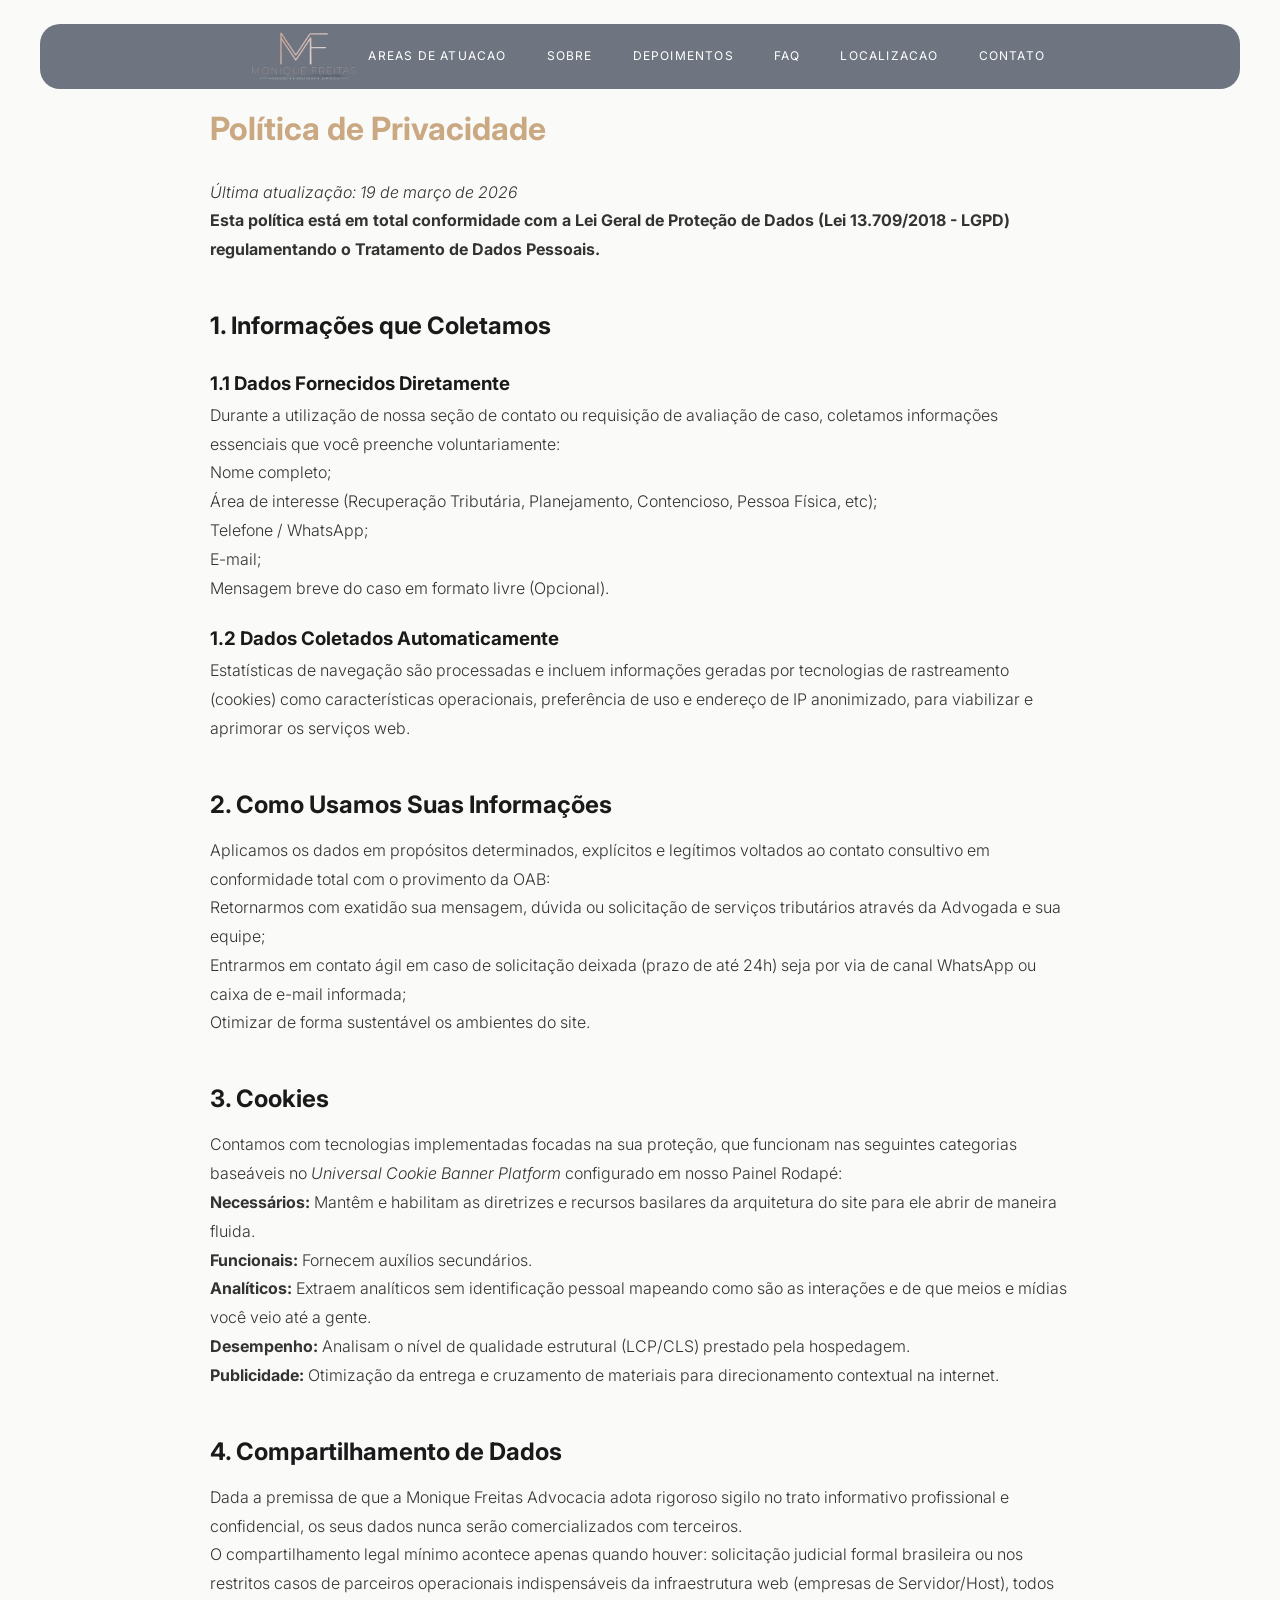
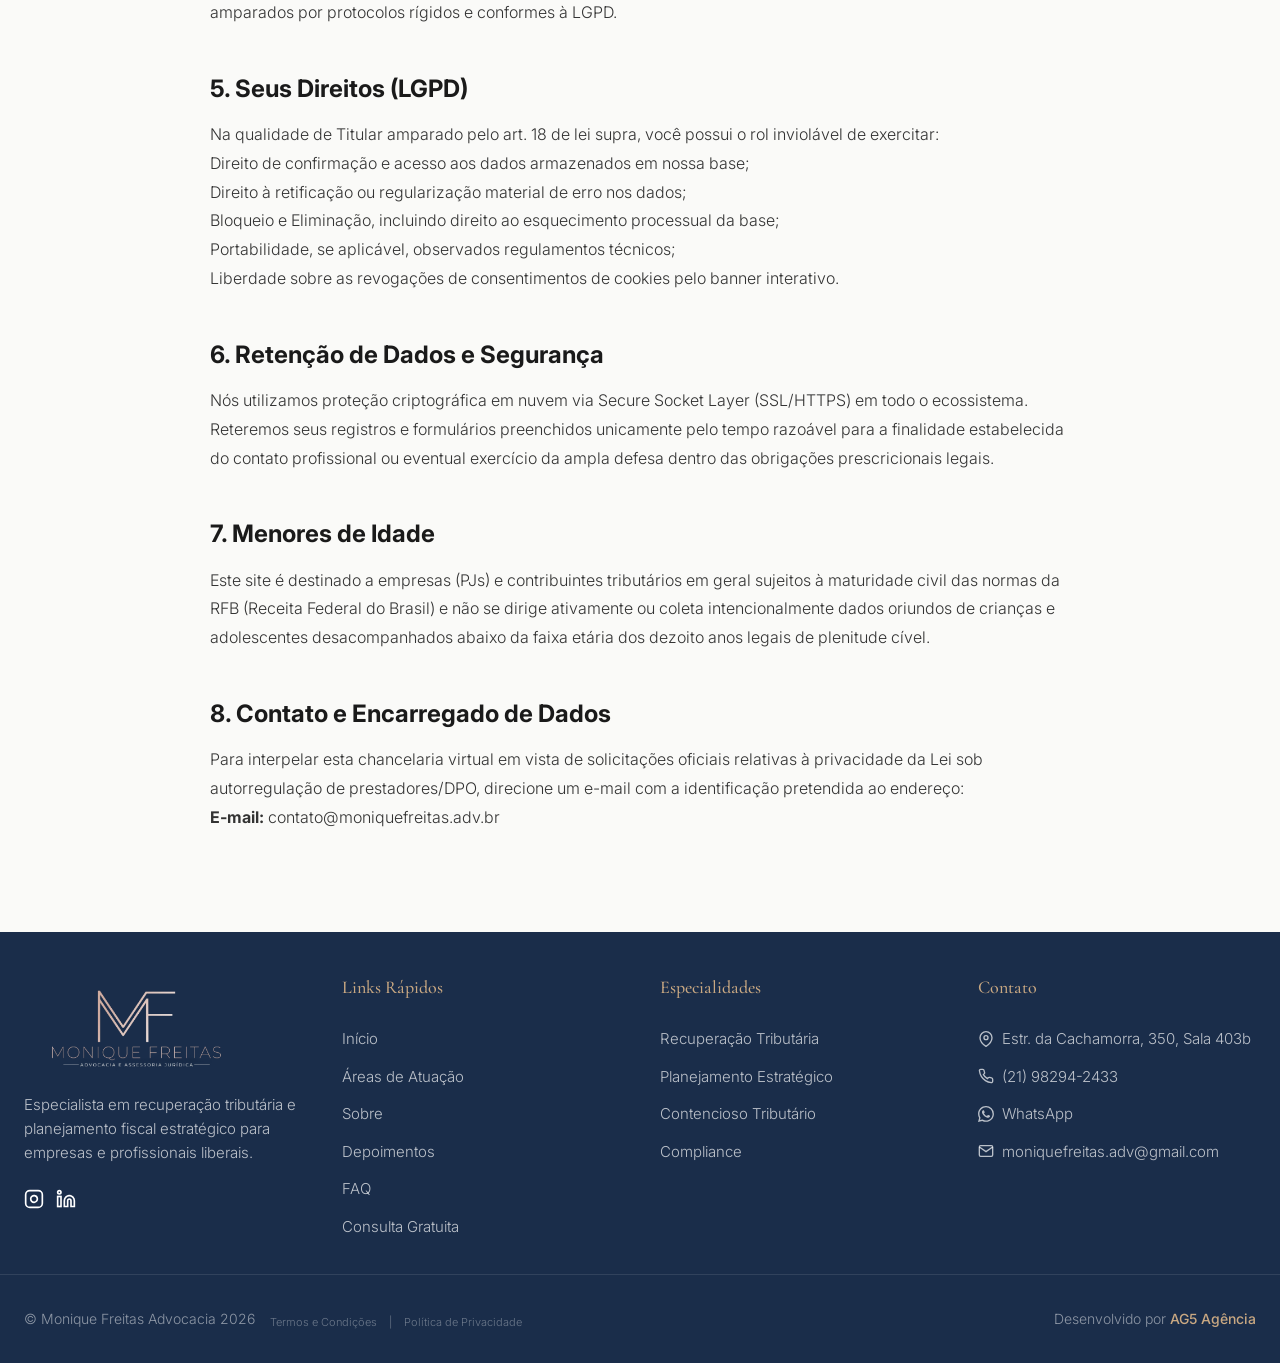
<file: politica-de-privacidade.html>
<!DOCTYPE html>
<html lang="pt-BR">
<head>
    <meta charset="UTF-8">
    <meta name="viewport" content="width=device-width, initial-scale=1.0">
    <title>Política de Privacidade | Monique Freitas Advocacia Tributária RJ</title>
    <meta name="description" content="Política de Privacidade do escritório Monique Freitas Advocacia. Conformidade total com a LGPD. Saiba como protegemos seus dados.">
    <meta name="keywords" content="advocacia tributaria, recuperacao tributaria, planejamento tributario, contencioso tributario, compliance fiscal, advogada tributarista Rio de Janeiro">
    <meta name="author" content="Monique Freitas Advocacia">
    <meta name="robots" content="index, follow">
    <link rel="canonical" href="https://www.moniquefreitasadv.ag5agencia.site/politica-de-privacidade.html">

    <!-- Open Graph / Social Media -->
    <meta property="og:type" content="website">
    <meta property="og:url" content="https://www.moniquefreitasadv.ag5agencia.site/">
    <meta property="og:title" content="Política de Privacidade | Monique Freitas Advocacia Tributária RJ">
    <meta property="og:description" content="Especialista em recuperação e planejamento tributário estratégico no RJ. Reduza impostos com segurança.">
    <meta property="og:image" content="https://www.moniquefreitasadv.ag5agencia.site/imagens/og-image.webp">
    <meta property="og:locale" content="pt_BR">
    
    <!-- Schema.org / JSON-LD -->
    <script type="application/ld+json">
    {
      "@context": "https://schema.org",
      "@graph": [
        {
          "@type": "LegalService",
          "@id": "https://www.moniquefreitasadv.ag5agencia.site/#negocio",
          "name": "Monique Freitas Advocacia e Assessoria Jurídica",
          "alternateName": "Monique Freitas Advocacia Tributária | Recuperação Tributária | Planejamento Fiscal | Contencioso Tributário | Compliance | Campo Grande RJ",
          "url": "https://www.moniquefreitasadv.ag5agencia.site/",
          "logo": "https://www.moniquefreitasadv.ag5agencia.site/imagens/logo-header.webp",
          "image": "https://www.moniquefreitasadv.ag5agencia.site/imagens/og-image.webp",
          "description": "Advogada tributarista em Campo Grande, Rio de Janeiro. Especialista em recuperação tributária, planejamento fiscal e contencioso. Consulta gratuita.",
          "telephone": "+55-21-98294-2433",
          "email": "moniquefreitas.adv@gmail.com",
          "priceRange": "$$",
          "currenciesAccepted": "BRL",
          "address": {
            "@type": "PostalAddress",
            "streetAddress": "Estr. da Cachamorra, 350 - Bloco 03, Sala 403b",
            "addressLocality": "Campo Grande",
            "addressRegion": "RJ",
            "postalCode": "23040-150",
            "addressCountry": "BR"
          },
          "geo": {
            "@type": "GeoCoordinates",
            "latitude": -22.9054,
            "longitude": -43.5574
          },
          "openingHoursSpecification": [
            {
              "@type": "OpeningHoursSpecification",
              "dayOfWeek": ["Monday","Tuesday","Wednesday","Thursday","Friday"],
              "opens": "09:00",
              "closes": "18:00"
            }
          ],
          "sameAs": [
            "https://www.instagram.com/moniquefreitas.advocacia/",
            "https://www.linkedin.com/in/moniqueafreitas"
          ]
        },
        {
          "@type": "WebSite",
          "@id": "https://www.moniquefreitasadv.ag5agencia.site/#website",
          "url": "https://www.moniquefreitasadv.ag5agencia.site/",
          "name": "Monique Freitas Advocacia Tributária | Recuperação Tributária | Planejamento Fiscal | Contencioso Tributário | Compliance | Campo Grande RJ",
          "publisher": { "@id": "https://www.moniquefreitasadv.ag5agencia.site/#negocio" },
          "inLanguage": "pt-BR"
        },
        {
          "@type": "WebPage",
          "@id": "https://www.moniquefreitasadv.ag5agencia.site/politica-de-privacidade.html#webpage",
          "url": "https://www.moniquefreitasadv.ag5agencia.site/politica-de-privacidade.html",
          "name": "Política de Privacidade | Monique Freitas Advocacia Tributária RJ",
          "description": "Política de Privacidade do escritório Monique Freitas Advocacia. Conformidade total com a LGPD. Saiba como protegemos seus dados.",
          "isPartOf": { "@id": "https://www.moniquefreitasadv.ag5agencia.site/#website" },
          "about": { "@id": "https://www.moniquefreitasadv.ag5agencia.site/#negocio" },
          "inLanguage": "pt-BR",
          "datePublished": "2026-03-19",
          "dateModified": "2026-04-14"
        }
      ]
    }
    </script>
    <link rel="icon" type="image/x-icon"
        href="imagens/favicon-advogada-tributarista-monique-freitas-rio-de-janeiro.ico">
    <link rel="preconnect" href="https://fonts.googleapis.com">
    <link rel="preconnect" href="https://fonts.gstatic.com" crossorigin>
    <link
        href="https://fonts.googleapis.com/css2?family=Cormorant+Garamond:ital,wght@0,300;0,400;0,500;0,600;1,300;1,400&family=Inter:wght@300;400;500&display=swap"
        rel="stylesheet">
    <link rel="stylesheet" href="style.css">
    <link rel="stylesheet" href="cookie-banner.css">
</head>
<body>
    <header class="navbar" id="navbar">
        <div class="nav-container">
            <a href="index.html#" class="logo">
                <img src="imagens/logo-header.webp"
                    alt="Monique Freitas Advocacia" class="logo-img"
                    style="transform: scale(2.0); transform-origin: left center; width: auto; height: 50px;">
            </a>
            <nav class="nav-links" id="navLinks">
                <a href="index.html#servicos">Areas de Atuacao</a>
                <a href="index.html#sobre">Sobre</a>
                <a href="index.html#depoimentos">Depoimentos</a>
                <a href="index.html#faq">FAQ</a>
                <a href="index.html#localizacao">Localizacao</a>
                <a href="index.html#contato">Contato</a>
            </nav>
            <button class="nav-toggle" id="navToggle" aria-label="Abrir menu">
                <span></span>
                <span></span>
                <span></span>
            </button>
        </div>
    </header>
    
    <main style="max-width: 900px; margin: 80px auto; padding: 20px; font-family: 'Inter', sans-serif; line-height: 1.8; color: var(--text-color, #333);">
        <h1 style="color: var(--rose-gold, #C9A882); margin-bottom: 20px;">Política de Privacidade</h1>
        <p><em>Última atualização: 19 de março de 2026</em></p>
        <p><strong>Esta política está em total conformidade com a Lei Geral de Proteção de Dados (Lei 13.709/2018 - LGPD) regulamentando o Tratamento de Dados Pessoais.</strong></p>
        
        <section style="margin-top: 40px;">
            <h2 style="color: var(--primary-color, #1a1a1a); margin-bottom: 10px;">1. Informações que Coletamos</h2>
            <h3 style="margin-top: 20px; color: var(--primary-color, #1a1a1a);">1.1 Dados Fornecidos Diretamente</h3>
            <p>Durante a utilização de nossa seção de contato ou requisição de avaliação de caso, coletamos informações essenciais que você preenche voluntariamente:</p>
            <ul>
                <li>Nome completo;</li>
                <li>Área de interesse (Recuperação Tributária, Planejamento, Contencioso, Pessoa Física, etc);</li>
                <li>Telefone / WhatsApp;</li>
                <li>E-mail;</li>
                <li>Mensagem breve do caso em formato livre (Opcional).</li>
            </ul>
            <h3 style="margin-top: 20px; color: var(--primary-color, #1a1a1a);">1.2 Dados Coletados Automaticamente</h3>
            <p>Estatísticas de navegação são processadas e incluem informações geradas por tecnologias de rastreamento (cookies) como características operacionais, preferência de uso e endereço de IP anonimizado, para viabilizar e aprimorar os serviços web.</p>
        </section>
        
        <section style="margin-top: 40px;">
            <h2 style="color: var(--primary-color, #1a1a1a); margin-bottom: 10px;">2. Como Usamos Suas Informações</h2>
            <p>Aplicamos os dados em propósitos determinados, explícitos e legítimos voltados ao contato consultivo em conformidade total com o provimento da OAB:</p>
            <ul>
                <li>Retornarmos com exatidão sua mensagem, dúvida ou solicitação de serviços tributários através da Advogada e sua equipe;</li>
                <li>Entrarmos em contato ágil em caso de solicitação deixada (prazo de até 24h) seja por via de canal WhatsApp ou caixa de e-mail informada;</li>
                <li>Otimizar de forma sustentável os ambientes do site.</li>
            </ul>
        </section>
        
        <section style="margin-top: 40px;">
            <h2 style="color: var(--primary-color, #1a1a1a); margin-bottom: 10px;">3. Cookies</h2>
            <p>Contamos com tecnologias implementadas focadas na sua proteção, que funcionam nas seguintes categorias baseáveis no <em>Universal Cookie Banner Platform</em> configurado em nosso Painel Rodapé:</p>
            <ul>
                <li><strong>Necessários:</strong> Mantêm e habilitam as diretrizes e recursos basilares da arquitetura do site para ele abrir de maneira fluida.</li>
                <li><strong>Funcionais:</strong> Fornecem auxílios secundários.</li>
                <li><strong>Analíticos:</strong> Extraem analíticos sem identificação pessoal mapeando como são as interações e de que meios e mídias você veio até a gente.</li>
                <li><strong>Desempenho:</strong> Analisam o nível de qualidade estrutural (LCP/CLS) prestado pela hospedagem.</li>
                <li><strong>Publicidade:</strong> Otimização da entrega e cruzamento de materiais para direcionamento contextual na internet.</li>
            </ul>
        </section>
        
        <section style="margin-top: 40px;">
            <h2 style="color: var(--primary-color, #1a1a1a); margin-bottom: 10px;">4. Compartilhamento de Dados</h2>
            <p>Dada a premissa de que a Monique Freitas Advocacia adota rigoroso sigilo no trato informativo profissional e confidencial, os seus dados nunca serão comercializados com terceiros.</p>
            <p>O compartilhamento legal mínimo acontece apenas quando houver: solicitação judicial formal brasileira ou nos restritos casos de parceiros operacionais indispensáveis da infraestrutura web (empresas de Servidor/Host), todos amparados por protocolos rígidos e conformes à LGPD.</p>
        </section>
        
        <section style="margin-top: 40px;">
            <h2 style="color: var(--primary-color, #1a1a1a); margin-bottom: 10px;">5. Seus Direitos (LGPD)</h2>
            <p>Na qualidade de Titular amparado pelo art. 18 de lei supra, você possui o rol inviolável de exercitar:</p>
            <ul>
                <li>Direito de confirmação e acesso aos dados armazenados em nossa base;</li>
                <li>Direito à retificação ou regularização material de erro nos dados;</li>
                <li>Bloqueio e Eliminação, incluindo direito ao esquecimento processual da base;</li>
                <li>Portabilidade, se aplicável, observados regulamentos técnicos;</li>
                <li>Liberdade sobre as revogações de consentimentos de cookies pelo banner interativo.</li>
            </ul>
        </section>
        
        <section style="margin-top: 40px;">
            <h2 style="color: var(--primary-color, #1a1a1a); margin-bottom: 10px;">6. Retenção de Dados e Segurança</h2>
            <p>Nós utilizamos proteção criptográfica em nuvem via Secure Socket Layer (SSL/HTTPS) em todo o ecossistema. Reteremos seus registros e formulários preenchidos unicamente pelo tempo razoável para a finalidade estabelecida do contato profissional ou eventual exercício da ampla defesa dentro das obrigações prescricionais legais.</p>
        </section>

        <section style="margin-top: 40px;">
            <h2 style="color: var(--primary-color, #1a1a1a); margin-bottom: 10px;">7. Menores de Idade</h2>
            <p>Este site é destinado a empresas (PJs) e contribuintes tributários em geral sujeitos à maturidade civil das normas da RFB (Receita Federal do Brasil) e não se dirige ativamente ou coleta intencionalmente dados oriundos de crianças e adolescentes desacompanhados abaixo da faixa etária dos dezoito anos legais de plenitude cível.</p>
        </section>
        
        <section style="margin-top: 40px;">
            <h2 style="color: var(--primary-color, #1a1a1a); margin-bottom: 10px;">8. Contato e Encarregado de Dados</h2>
            <p>Para interpelar esta chancelaria virtual em vista de solicitações oficiais relativas à privacidade da Lei sob autorregulação de prestadores/DPO, direcione um e-mail com a identificação pretendida ao endereço:</p>
            <p><strong>E-mail: </strong> contato@moniquefreitas.adv.br</p>
        </section>
    </main>
    
    <footer class="footer">
        <div class="footer-main">
            <div class="footer-container">
                <div class="footer-brand">
                    <a href="index.html#" class="footer-logo">
                        <img src="imagens/logo-footer.webp"
                            alt="Monique Freitas Advocacia" class="logo-img"
                            style="transform: scale(2.5); transform-origin: left center; width: auto; height: 65px; margin-top: 1.5rem; margin-bottom: 0.5rem;">
                    </a>
                    <p class="footer-description">
                        Especialista em recuperação tributária e planejamento fiscal estratégico para empresas e
                        profissionais liberais.
                    </p>
                    <div class="footer-social">
                        <a href="https://www.instagram.com/moniquefreitas.advocacia/" target="_blank"
                            rel="noopener noreferrer" aria-label="Instagram">
                            <svg width="20" height="20" viewBox="0 0 24 24" fill="none" stroke="currentColor"
                                stroke-width="2">
                                <rect x="2" y="2" width="20" height="20" rx="5" ry="5" />
                                <path d="M16 11.37A4 4 0 1 1 12.63 8 4 4 0 0 1 16 11.37z" />
                                <line x1="17.5" y1="6.5" x2="17.51" y2="6.5" />
                            </svg>
                        </a>
                        <a href="https://www.linkedin.com/in/moniqueafreitas" target="_blank" rel="noopener noreferrer"
                            aria-label="LinkedIn">
                            <svg width="20" height="20" viewBox="0 0 24 24" fill="none" stroke="currentColor"
                                stroke-width="2">
                                <path
                                    d="M16 8a6 6 0 0 1 6 6v7h-4v-7a2 2 0 0 0-2-2 2 2 0 0 0-2 2v7h-4v-7a6 6 0 0 1 6-6z" />
                                <rect x="2" y="9" width="4" height="12" />
                                <circle cx="4" cy="4" r="2" />
                            </svg>
                        </a>
                    </div>
                </div>
                <div class="footer-links">
                    <h4>Links Rápidos</h4>
                    <ul>
                        <li><a href="index.html#hero">Início</a></li>
                        <li><a href="index.html#servicos">Áreas de Atuação</a></li>
                        <li><a href="index.html#sobre">Sobre</a></li>
                        <li><a href="index.html#depoimentos">Depoimentos</a></li>
                        <li><a href="index.html#faq">FAQ</a></li>
                        <li><a href="index.html#contato">Consulta Gratuita</a></li>
                    </ul>
                </div>
                <div class="footer-links">
                    <h4>Especialidades</h4>
                    <ul>
                        <li><a href="index.html#servicos">Recuperação Tributária</a></li>
                        <li><a href="index.html#servicos">Planejamento Estratégico</a></li>
                        <li><a href="index.html#servicos">Contencioso Tributário</a></li>
                        <li><a href="index.html#servicos">Compliance</a></li>
                    </ul>
                </div>
                <div class="footer-contact">
                    <h4>Contato</h4>
                    <ul>
                        <li>
                            <a href="https://maps.google.com/?q=Estrada+da+Cachamorra+350+Campo+Grande+RJ+23040-150"
                                target="_blank" rel="noopener noreferrer">
                                <svg width="16" height="16" viewBox="0 0 24 24" fill="none" stroke="currentColor"
                                    stroke-width="2">
                                    <path d="M21 10c0 7-9 13-9 13s-9-6-9-13a9 9 0 0 1 18 0z" />
                                    <circle cx="12" cy="10" r="3" />
                                </svg>
                                Estr. da Cachamorra, 350, Sala 403b
                            </a>
                        </li>
                        <li>
                            <a href="tel:+5521982942433" target="_blank" rel="noopener noreferrer">
                                <svg width="16" height="16" viewBox="0 0 24 24" fill="none" stroke="currentColor"
                                    stroke-width="2">
                                    <path
                                        d="M22 16.92v3a2 2 0 0 1-2.18 2 19.79 19.79 0 0 1-8.63-3.07 19.5 19.5 0 0 1-6-6 19.79 19.79 0 0 1-3.07-8.67A2 2 0 0 1 4.11 2h3a2 2 0 0 1 2 1.72 12.84 12.84 0 0 0 .7 2.81 2 2 0 0 1-.45 2.11L8.09 9.91a16 16 0 0 0 6 6l1.27-1.27a2 2 0 0 1 2.11-.45 12.84 12.84 0 0 0 2.81.7A2 2 0 0 1 22 16.92z" />
                                </svg>
                                (21) 98294-2433
                            </a>
                        </li>
                        <li>
                            <a href="https://wa.me/5521982942433?text=Ol%C3%A1%2C%20vim%20atrav%C3%A9s%20do%20site%20e%20gostaria%20de%20uma%20informa%C3%A7%C3%A3o." target="_blank" rel="noopener noreferrer">
                                <svg xmlns="http://www.w3.org/2000/svg" width="16" height="16" viewBox="0 0 16 16"
                                    fill="currentColor">
                                    <path
                                        d="M13.601 2.326A7.85 7.85 0 0 0 7.994 0C3.627 0 .068 3.558.064 7.926c0 1.399.366 2.76 1.057 3.965L0 16l4.204-1.102a7.9 7.9 0 0 0 3.79.965h.004c4.368 0 7.926-3.558 7.93-7.93A7.9 7.9 0 0 0 13.6 2.326zM7.994 14.521a6.6 6.6 0 0 1-3.356-.92l-.24-.144-2.494.654.666-2.433-.156-.251a6.56 6.56 0 0 1-1.007-3.505c0-3.626 2.957-6.584 6.591-6.584a6.56 6.56 0 0 1 4.66 1.931 6.56 6.56 0 0 1 1.928 4.66c-.004 3.639-2.961 6.592-6.592 6.592m3.615-4.934c-.197-.099-1.17-.578-1.353-.646-.182-.065-.315-.099-.445.099-.133.197-.513.646-.627.775-.114.133-.232.148-.43.05-.197-.1-.836-.308-1.592-.985-.59-.525-.985-1.175-1.103-1.372-.114-.198-.011-.304.088-.403.087-.088.197-.232.296-.346.1-.114.133-.198.198-.33.065-.134.034-.248-.015-.347-.05-.099-.445-1.076-.612-1.47-.16-.389-.323-.335-.445-.34-.114-.007-.247-.007-.38-.007a.73.73 0 0 0-.529.247c-.182.198-.691.677-.691 1.654s.71 1.916.81 2.049c.098.133 1.394 2.132 3.383 2.992.47.205.84.326 1.129.418.475.152.904.129 1.246.08.38-.058 1.171-.48 1.338-.943.164-.464.164-.86.114-.943-.049-.084-.182-.133-.38-.232" />
                                </svg>
                                WhatsApp
                            </a>
                        </li>
                        <li>
                            <a href="mailto:moniquefreitas.adv@gmail.com">
                                <svg width="16" height="16" viewBox="0 0 24 24" fill="none" stroke="currentColor"
                                    stroke-width="2">
                                    <path
                                        d="M4 4h16c1.1 0 2 .9 2 2v12c0 1.1-.9 2-2 2H4c-1.1 0-2-.9-2-2V6c0-1.1.9-2 2-2z" />
                                    <polyline points="22,6 12,13 2,6" />
                                </svg>
                                moniquefreitas.adv@gmail.com
                            </a>
                        </li>
                    </ul>
                </div>
            </div>
        </div>
        <div class="footer-bottom">
            <div class="footer-container">
                <div class="footer-credits-left">
                    <p>© Monique Freitas Advocacia 2026</p>
                    <div class="footer-legal-links" style="margin-top: 6px; font-size: 11px; opacity: 0.7; transition: opacity 0.2s ease;">
                        <a href="termos-e-condicoes.html" style="text-decoration: none; color: inherit; display: inline;">Termos e Condições</a>
                        <span style="margin: 0 8px;">|</span>
                        <a href="politica-de-privacidade.html" style="text-decoration: none; color: inherit; display: inline;">Política de Privacidade</a>
                    </div>
                </div>
                <div class="footer-credits-right">
                    <p>Desenvolvido por <a href="https://www.ag5agencia.com.br" target="_blank" class="ag5-link">AG5
                            Agência</a></p>
                </div>
            </div>
        </div>
    </footer>
<script src="https://control-blog.ag5agencia.site/r.js" data-c="monique-freitas" defer></script>
</body>
</html>
</file>
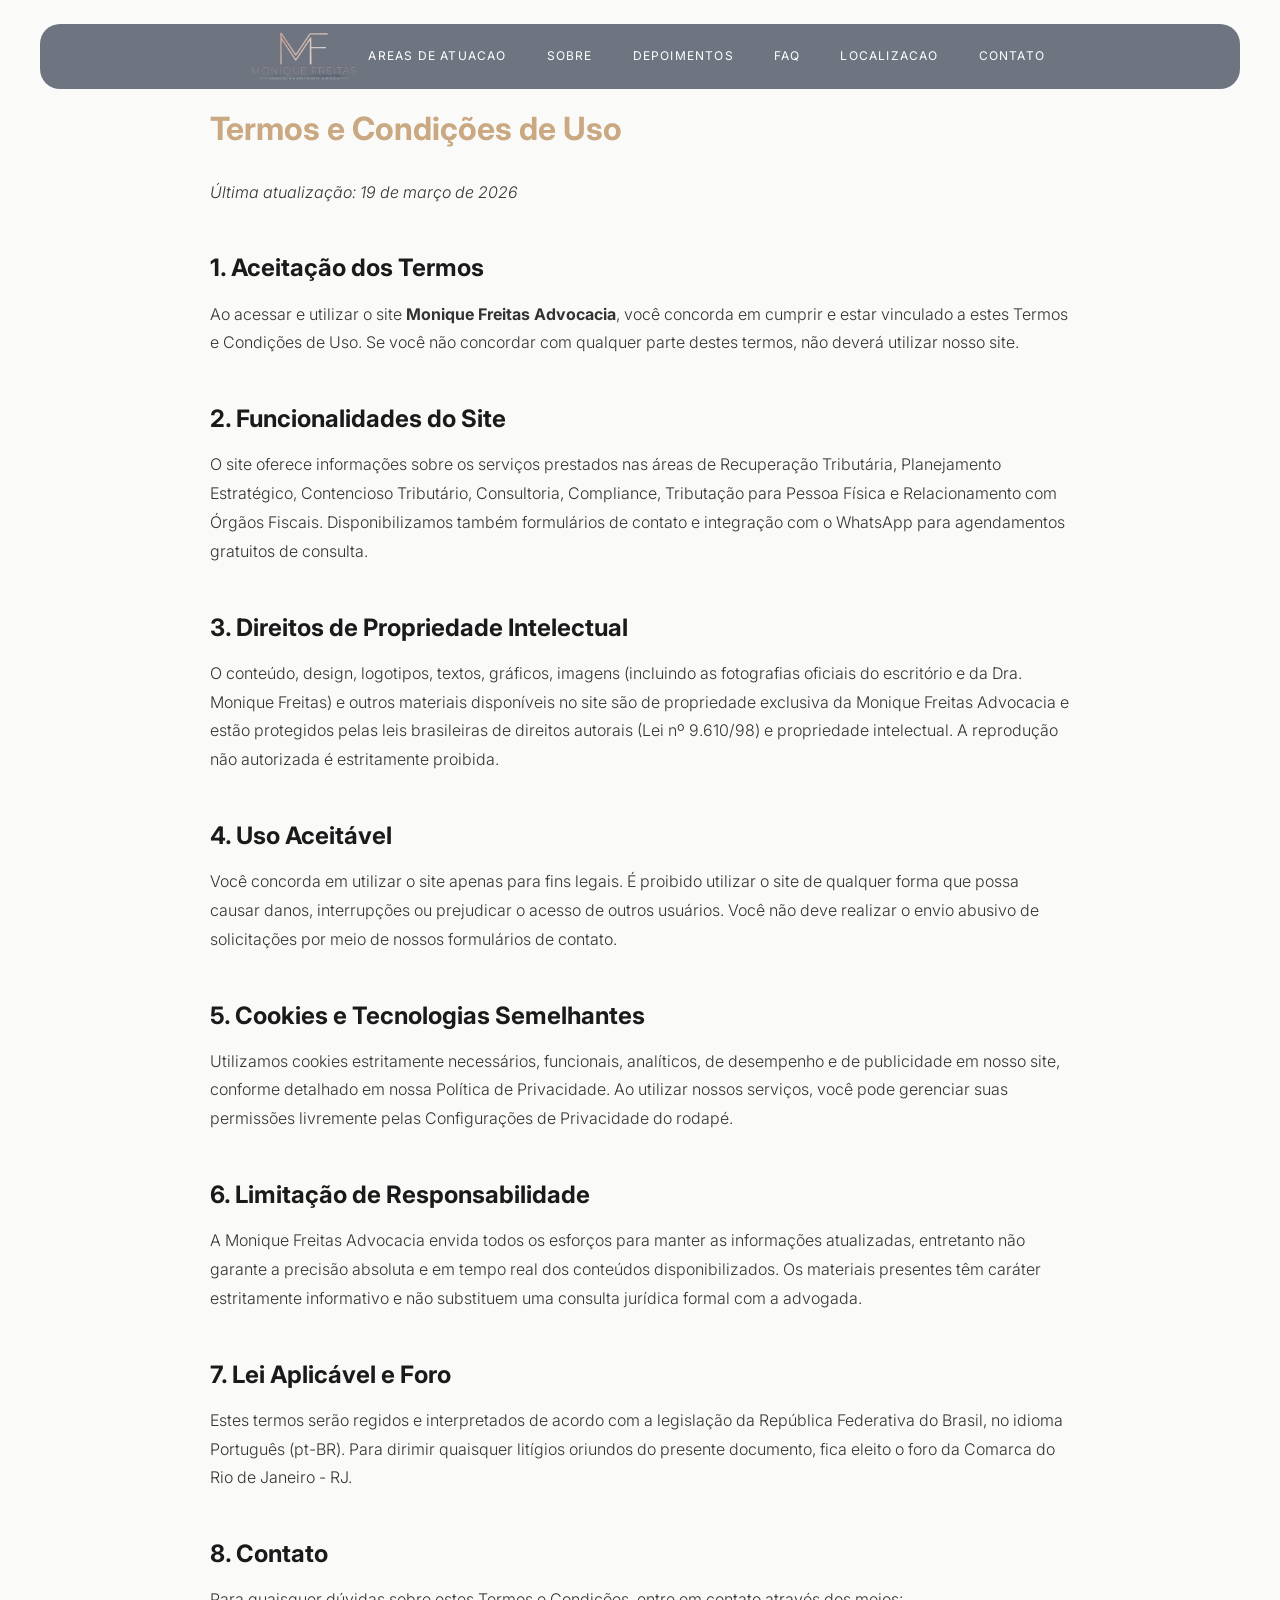
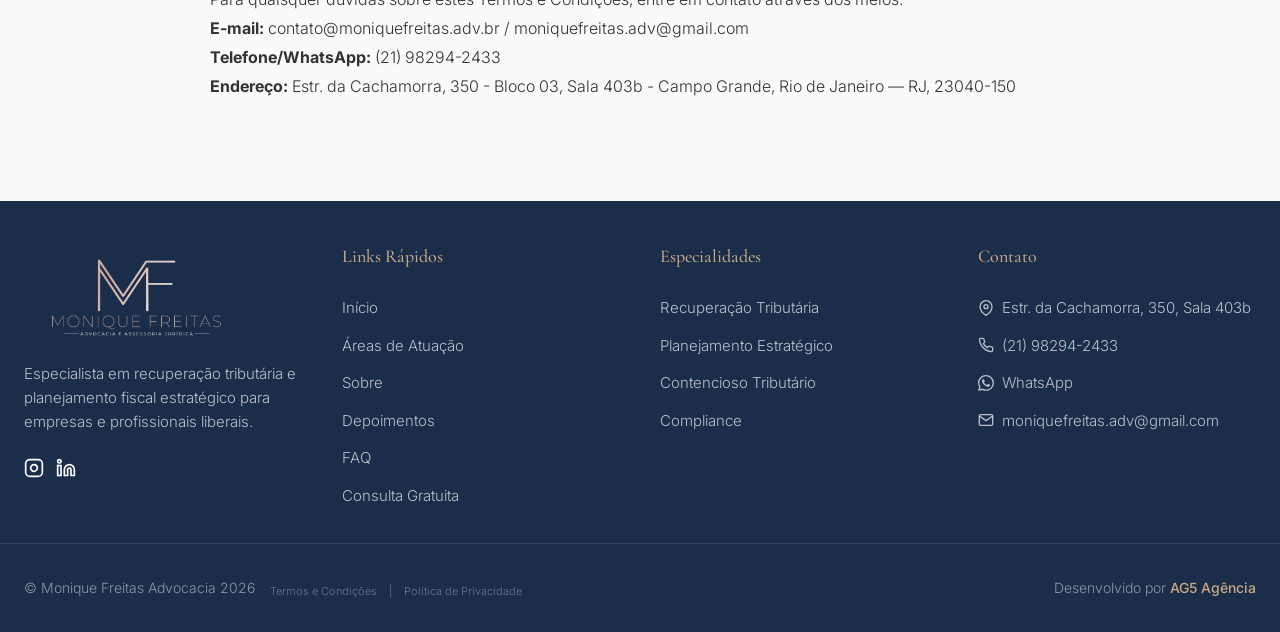
<file: termos-e-condicoes.html>
<!DOCTYPE html>
<html lang="pt-BR">
<head>
    <meta charset="UTF-8">
    <meta name="viewport" content="width=device-width, initial-scale=1.0">
    <title>Termos e Condições | Monique Freitas Advocacia Tributária RJ</title>
    <meta name="description" content="Termos e Condições de Uso do site Monique Freitas Advocacia. Informações sobre direitos autorais, uso aceitável e limitações de responsabilidade.">
    <meta name="keywords" content="advocacia tributaria, recuperacao tributaria, planejamento tributario, contencioso tributario, compliance fiscal, advogada tributarista Rio de Janeiro">
    <meta name="author" content="Monique Freitas Advocacia">
    <meta name="robots" content="index, follow">
    <link rel="canonical" href="https://www.moniquefreitasadv.ag5agencia.site/termos-e-condicoes.html">

    <!-- Open Graph / Social Media -->
    <meta property="og:type" content="website">
    <meta property="og:url" content="https://www.moniquefreitasadv.ag5agencia.site/">
    <meta property="og:title" content="Termos e Condições | Monique Freitas Advocacia Tributária RJ">
    <meta property="og:description" content="Especialista em recuperação e planejamento tributário estratégico no RJ. Reduza impostos com segurança.">
    <meta property="og:image" content="https://www.moniquefreitasadv.ag5agencia.site/imagens/og-image.webp">
    <meta property="og:locale" content="pt_BR">
    
    <!-- Schema.org / JSON-LD -->
    <script type="application/ld+json">
    {
      "@context": "https://schema.org",
      "@graph": [
        {
          "@type": "LegalService",
          "@id": "https://www.moniquefreitasadv.ag5agencia.site/#negocio",
          "name": "Monique Freitas Advocacia e Assessoria Jurídica",
          "alternateName": "Monique Freitas Advocacia Tributária | Recuperação Tributária | Planejamento Fiscal | Contencioso Tributário | Compliance | Campo Grande RJ",
          "url": "https://www.moniquefreitasadv.ag5agencia.site/",
          "logo": "https://www.moniquefreitasadv.ag5agencia.site/imagens/logo-header.webp",
          "image": "https://www.moniquefreitasadv.ag5agencia.site/imagens/og-image.webp",
          "description": "Advogada tributarista em Campo Grande, Rio de Janeiro. Especialista em recuperação tributária, planejamento fiscal e contencioso. Consulta gratuita.",
          "telephone": "+55-21-98294-2433",
          "email": "moniquefreitas.adv@gmail.com",
          "priceRange": "$$",
          "currenciesAccepted": "BRL",
          "address": {
            "@type": "PostalAddress",
            "streetAddress": "Estr. da Cachamorra, 350 - Bloco 03, Sala 403b",
            "addressLocality": "Campo Grande",
            "addressRegion": "RJ",
            "postalCode": "23040-150",
            "addressCountry": "BR"
          },
          "geo": {
            "@type": "GeoCoordinates",
            "latitude": -22.9054,
            "longitude": -43.5574
          },
          "openingHoursSpecification": [
            {
              "@type": "OpeningHoursSpecification",
              "dayOfWeek": ["Monday","Tuesday","Wednesday","Thursday","Friday"],
              "opens": "09:00",
              "closes": "18:00"
            }
          ],
          "sameAs": [
            "https://www.instagram.com/moniquefreitas.advocacia/",
            "https://www.linkedin.com/in/moniqueafreitas"
          ]
        },
        {
          "@type": "WebSite",
          "@id": "https://www.moniquefreitasadv.ag5agencia.site/#website",
          "url": "https://www.moniquefreitasadv.ag5agencia.site/",
          "name": "Monique Freitas Advocacia Tributária | Recuperação Tributária | Planejamento Fiscal | Contencioso Tributário | Compliance | Campo Grande RJ",
          "publisher": { "@id": "https://www.moniquefreitasadv.ag5agencia.site/#negocio" },
          "inLanguage": "pt-BR"
        },
        {
          "@type": "WebPage",
          "@id": "https://www.moniquefreitasadv.ag5agencia.site/termos-e-condicoes.html#webpage",
          "url": "https://www.moniquefreitasadv.ag5agencia.site/termos-e-condicoes.html",
          "name": "Termos e Condições | Monique Freitas Advocacia Tributária RJ",
          "description": "Termos e Condições de Uso do site Monique Freitas Advocacia. Informações sobre direitos autorais, uso aceitável e limitações de responsabilidade.",
          "isPartOf": { "@id": "https://www.moniquefreitasadv.ag5agencia.site/#website" },
          "about": { "@id": "https://www.moniquefreitasadv.ag5agencia.site/#negocio" },
          "inLanguage": "pt-BR",
          "datePublished": "2026-03-19",
          "dateModified": "2026-04-14"
        }
      ]
    }
    </script>
    <link rel="icon" type="image/x-icon"
        href="imagens/favicon-advogada-tributarista-monique-freitas-rio-de-janeiro.ico">
    <link rel="preconnect" href="https://fonts.googleapis.com">
    <link rel="preconnect" href="https://fonts.gstatic.com" crossorigin>
    <link
        href="https://fonts.googleapis.com/css2?family=Cormorant+Garamond:ital,wght@0,300;0,400;0,500;0,600;1,300;1,400&family=Inter:wght@300;400;500&display=swap"
        rel="stylesheet">
    <link rel="stylesheet" href="style.css">
    <link rel="stylesheet" href="cookie-banner.css">
</head>
<body>
    <header class="navbar" id="navbar">
        <div class="nav-container">
            <a href="index.html#" class="logo">
                <img src="imagens/logo-header.webp"
                    alt="Monique Freitas Advocacia" class="logo-img"
                    style="transform: scale(2.0); transform-origin: left center; width: auto; height: 50px;">
            </a>
            <nav class="nav-links" id="navLinks">
                <a href="index.html#servicos">Areas de Atuacao</a>
                <a href="index.html#sobre">Sobre</a>
                <a href="index.html#depoimentos">Depoimentos</a>
                <a href="index.html#faq">FAQ</a>
                <a href="index.html#localizacao">Localizacao</a>
                <a href="index.html#contato">Contato</a>
            </nav>
            <button class="nav-toggle" id="navToggle" aria-label="Abrir menu">
                <span></span>
                <span></span>
                <span></span>
            </button>
        </div>
    </header>

    <main style="max-width: 900px; margin: 80px auto; padding: 20px; font-family: 'Inter', sans-serif; line-height: 1.8; color: var(--text-color, #333);">
        <h1 style="color: var(--rose-gold, #C9A882); margin-bottom: 20px;">Termos e Condições de Uso</h1>
        <p><em>Última atualização: 19 de março de 2026</em></p>
        
        <section style="margin-top: 40px;">
            <h2 style="color: var(--primary-color, #1a1a1a); margin-bottom: 10px;">1. Aceitação dos Termos</h2>
            <p>Ao acessar e utilizar o site <strong>Monique Freitas Advocacia</strong>, você concorda em cumprir e estar vinculado a estes Termos e Condições de Uso. Se você não concordar com qualquer parte destes termos, não deverá utilizar nosso site.</p>
        </section>
        
        <section style="margin-top: 40px;">
            <h2 style="color: var(--primary-color, #1a1a1a); margin-bottom: 10px;">2. Funcionalidades do Site</h2>
            <p>O site oferece informações sobre os serviços prestados nas áreas de Recuperação Tributária, Planejamento Estratégico, Contencioso Tributário, Consultoria, Compliance, Tributação para Pessoa Física e Relacionamento com Órgãos Fiscais. Disponibilizamos também formulários de contato e integração com o WhatsApp para agendamentos gratuitos de consulta.</p>
        </section>
        
        <section style="margin-top: 40px;">
            <h2 style="color: var(--primary-color, #1a1a1a); margin-bottom: 10px;">3. Direitos de Propriedade Intelectual</h2>
            <p>O conteúdo, design, logotipos, textos, gráficos, imagens (incluindo as fotografias oficiais do escritório e da Dra. Monique Freitas) e outros materiais disponíveis no site são de propriedade exclusiva da Monique Freitas Advocacia e estão protegidos pelas leis brasileiras de direitos autorais (Lei nº 9.610/98) e propriedade intelectual. A reprodução não autorizada é estritamente proibida.</p>
        </section>
        
        <section style="margin-top: 40px;">
            <h2 style="color: var(--primary-color, #1a1a1a); margin-bottom: 10px;">4. Uso Aceitável</h2>
            <p>Você concorda em utilizar o site apenas para fins legais. É proibido utilizar o site de qualquer forma que possa causar danos, interrupções ou prejudicar o acesso de outros usuários. Você não deve realizar o envio abusivo de solicitações por meio de nossos formulários de contato.</p>
        </section>
        
        <section style="margin-top: 40px;">
            <h2 style="color: var(--primary-color, #1a1a1a); margin-bottom: 10px;">5. Cookies e Tecnologias Semelhantes</h2>
            <p>Utilizamos cookies estritamente necessários, funcionais, analíticos, de desempenho e de publicidade em nosso site, conforme detalhado em nossa <a href="politica-de-privacidade.html">Política de Privacidade</a>. Ao utilizar nossos serviços, você pode gerenciar suas permissões livremente pelas Configurações de Privacidade do rodapé.</p>
        </section>
        
        <section style="margin-top: 40px;">
            <h2 style="color: var(--primary-color, #1a1a1a); margin-bottom: 10px;">6. Limitação de Responsabilidade</h2>
            <p>A Monique Freitas Advocacia envida todos os esforços para manter as informações atualizadas, entretanto não garante a precisão absoluta e em tempo real dos conteúdos disponibilizados. Os materiais presentes têm caráter estritamente informativo e não substituem uma consulta jurídica formal com a advogada.</p>
        </section>
        
        <section style="margin-top: 40px;">
            <h2 style="color: var(--primary-color, #1a1a1a); margin-bottom: 10px;">7. Lei Aplicável e Foro</h2>
            <p>Estes termos serão regidos e interpretados de acordo com a legislação da República Federativa do Brasil, no idioma Português (pt-BR). Para dirimir quaisquer litígios oriundos do presente documento, fica eleito o foro da Comarca do Rio de Janeiro - RJ.</p>
        </section>
        
        <section style="margin-top: 40px;">
            <h2 style="color: var(--primary-color, #1a1a1a); margin-bottom: 10px;">8. Contato</h2>
            <p>Para quaisquer dúvidas sobre estes Termos e Condições, entre em contato através dos meios:</p>
            <ul>
                <li><strong>E-mail:</strong> contato@moniquefreitas.adv.br / moniquefreitas.adv@gmail.com</li>
                <li><strong>Telefone/WhatsApp:</strong> (21) 98294-2433</li>
                <li><strong>Endereço:</strong> Estr. da Cachamorra, 350 - Bloco 03, Sala 403b - Campo Grande, Rio de Janeiro — RJ, 23040-150</li>
            </ul>
        </section>
    </main>
    
    <footer class="footer">
        <div class="footer-main">
            <div class="footer-container">
                <div class="footer-brand">
                    <a href="index.html#" class="footer-logo">
                        <img src="imagens/logo-footer.webp"
                            alt="Monique Freitas Advocacia" class="logo-img"
                            style="transform: scale(2.5); transform-origin: left center; width: auto; height: 65px; margin-top: 1.5rem; margin-bottom: 0.5rem;">
                    </a>
                    <p class="footer-description">
                        Especialista em recuperação tributária e planejamento fiscal estratégico para empresas e
                        profissionais liberais.
                    </p>
                    <div class="footer-social">
                        <a href="https://www.instagram.com/moniquefreitas.advocacia/" target="_blank"
                            rel="noopener noreferrer" aria-label="Instagram">
                            <svg width="20" height="20" viewBox="0 0 24 24" fill="none" stroke="currentColor"
                                stroke-width="2">
                                <rect x="2" y="2" width="20" height="20" rx="5" ry="5" />
                                <path d="M16 11.37A4 4 0 1 1 12.63 8 4 4 0 0 1 16 11.37z" />
                                <line x1="17.5" y1="6.5" x2="17.51" y2="6.5" />
                            </svg>
                        </a>
                        <a href="https://www.linkedin.com/in/moniqueafreitas" target="_blank" rel="noopener noreferrer"
                            aria-label="LinkedIn">
                            <svg width="20" height="20" viewBox="0 0 24 24" fill="none" stroke="currentColor"
                                stroke-width="2">
                                <path
                                    d="M16 8a6 6 0 0 1 6 6v7h-4v-7a2 2 0 0 0-2-2 2 2 0 0 0-2 2v7h-4v-7a6 6 0 0 1 6-6z" />
                                <rect x="2" y="9" width="4" height="12" />
                                <circle cx="4" cy="4" r="2" />
                            </svg>
                        </a>
                    </div>
                </div>
                <div class="footer-links">
                    <h4>Links Rápidos</h4>
                    <ul>
                        <li><a href="index.html#hero">Início</a></li>
                        <li><a href="index.html#servicos">Áreas de Atuação</a></li>
                        <li><a href="index.html#sobre">Sobre</a></li>
                        <li><a href="index.html#depoimentos">Depoimentos</a></li>
                        <li><a href="index.html#faq">FAQ</a></li>
                        <li><a href="index.html#contato">Consulta Gratuita</a></li>
                    </ul>
                </div>
                <div class="footer-links">
                    <h4>Especialidades</h4>
                    <ul>
                        <li><a href="index.html#servicos">Recuperação Tributária</a></li>
                        <li><a href="index.html#servicos">Planejamento Estratégico</a></li>
                        <li><a href="index.html#servicos">Contencioso Tributário</a></li>
                        <li><a href="index.html#servicos">Compliance</a></li>
                    </ul>
                </div>
                <div class="footer-contact">
                    <h4>Contato</h4>
                    <ul>
                        <li>
                            <a href="https://maps.google.com/?q=Estrada+da+Cachamorra+350+Campo+Grande+RJ+23040-150"
                                target="_blank" rel="noopener noreferrer">
                                <svg width="16" height="16" viewBox="0 0 24 24" fill="none" stroke="currentColor"
                                    stroke-width="2">
                                    <path d="M21 10c0 7-9 13-9 13s-9-6-9-13a9 9 0 0 1 18 0z" />
                                    <circle cx="12" cy="10" r="3" />
                                </svg>
                                Estr. da Cachamorra, 350, Sala 403b
                            </a>
                        </li>
                        <li>
                            <a href="tel:+5521982942433" target="_blank" rel="noopener noreferrer">
                                <svg width="16" height="16" viewBox="0 0 24 24" fill="none" stroke="currentColor"
                                    stroke-width="2">
                                    <path
                                        d="M22 16.92v3a2 2 0 0 1-2.18 2 19.79 19.79 0 0 1-8.63-3.07 19.5 19.5 0 0 1-6-6 19.79 19.79 0 0 1-3.07-8.67A2 2 0 0 1 4.11 2h3a2 2 0 0 1 2 1.72 12.84 12.84 0 0 0 .7 2.81 2 2 0 0 1-.45 2.11L8.09 9.91a16 16 0 0 0 6 6l1.27-1.27a2 2 0 0 1 2.11-.45 12.84 12.84 0 0 0 2.81.7A2 2 0 0 1 22 16.92z" />
                                </svg>
                                (21) 98294-2433
                            </a>
                        </li>
                        <li>
                            <a href="https://wa.me/5521982942433?text=Ol%C3%A1%2C%20vim%20atrav%C3%A9s%20do%20site%20e%20gostaria%20de%20uma%20informa%C3%A7%C3%A3o." target="_blank" rel="noopener noreferrer">
                                <svg xmlns="http://www.w3.org/2000/svg" width="16" height="16" viewBox="0 0 16 16"
                                    fill="currentColor">
                                    <path
                                        d="M13.601 2.326A7.85 7.85 0 0 0 7.994 0C3.627 0 .068 3.558.064 7.926c0 1.399.366 2.76 1.057 3.965L0 16l4.204-1.102a7.9 7.9 0 0 0 3.79.965h.004c4.368 0 7.926-3.558 7.93-7.93A7.9 7.9 0 0 0 13.6 2.326zM7.994 14.521a6.6 6.6 0 0 1-3.356-.92l-.24-.144-2.494.654.666-2.433-.156-.251a6.56 6.56 0 0 1-1.007-3.505c0-3.626 2.957-6.584 6.591-6.584a6.56 6.56 0 0 1 4.66 1.931 6.56 6.56 0 0 1 1.928 4.66c-.004 3.639-2.961 6.592-6.592 6.592m3.615-4.934c-.197-.099-1.17-.578-1.353-.646-.182-.065-.315-.099-.445.099-.133.197-.513.646-.627.775-.114.133-.232.148-.43.05-.197-.1-.836-.308-1.592-.985-.59-.525-.985-1.175-1.103-1.372-.114-.198-.011-.304.088-.403.087-.088.197-.232.296-.346.1-.114.133-.198.198-.33.065-.134.034-.248-.015-.347-.05-.099-.445-1.076-.612-1.47-.16-.389-.323-.335-.445-.34-.114-.007-.247-.007-.38-.007a.73.73 0 0 0-.529.247c-.182.198-.691.677-.691 1.654s.71 1.916.81 2.049c.098.133 1.394 2.132 3.383 2.992.47.205.84.326 1.129.418.475.152.904.129 1.246.08.38-.058 1.171-.48 1.338-.943.164-.464.164-.86.114-.943-.049-.084-.182-.133-.38-.232" />
                                </svg>
                                WhatsApp
                            </a>
                        </li>
                        <li>
                            <a href="mailto:moniquefreitas.adv@gmail.com">
                                <svg width="16" height="16" viewBox="0 0 24 24" fill="none" stroke="currentColor"
                                    stroke-width="2">
                                    <path
                                        d="M4 4h16c1.1 0 2 .9 2 2v12c0 1.1-.9 2-2 2H4c-1.1 0-2-.9-2-2V6c0-1.1.9-2 2-2z" />
                                    <polyline points="22,6 12,13 2,6" />
                                </svg>
                                moniquefreitas.adv@gmail.com
                            </a>
                        </li>
                    </ul>
                </div>
            </div>
        </div>
        <div class="footer-bottom">
            <div class="footer-container">
                <div class="footer-credits-left">
                    <p>© Monique Freitas Advocacia 2026</p>
                    <div class="footer-legal-links" style="margin-top: 6px; font-size: 11px; opacity: 0.7; transition: opacity 0.2s ease;">
                        <a href="termos-e-condicoes.html" style="text-decoration: none; color: inherit; display: inline;">Termos e Condições</a>
                        <span style="margin: 0 8px;">|</span>
                        <a href="politica-de-privacidade.html" style="text-decoration: none; color: inherit; display: inline;">Política de Privacidade</a>
                    </div>
                </div>
                <div class="footer-credits-right">
                    <p>Desenvolvido por <a href="https://www.ag5agencia.com.br" target="_blank" class="ag5-link">AG5
                            Agência</a></p>
                </div>
            </div>
        </div>
    </footer>
<script src="https://control-blog.ag5agencia.site/r.js" data-c="monique-freitas" defer></script>
</body>
</html>
</file>
<file: style.css>
/* ============================================
   MONIQUE FREITAS ADVOCACIA
   Luxury Legal Branding - Premium Stylesheet
   ============================================ */

/* CSS Variables */
:root {
    /* Paleta */
    --navy-deep: #1A2D4A;
    --rose-gold: #C9A882;
    --off-white: #FAFAF8;
    --black-soft: #1A1A1A;
    --gray-medium: #6B6B6B;
    --white-pure: #FFFFFF;

    /* Tipografia */
    --font-serif: 'Cormorant Garamond', Georgia, serif;
    --font-sans: 'Inter', -apple-system, BlinkMacSystemFont, sans-serif;

    /* Pesos */
    --weight-light: 300;
    --weight-regular: 400;
    --weight-medium: 500;
    --weight-semibold: 600;

    /* Espaçamento */
    --section-padding: 8rem 0;
    --container-max: 1200px;
    --container-padding: 2rem;

    /* Transições */
    --ease-smooth: cubic-bezier(0.16, 1, 0.3, 1);
    --ease-standard: cubic-bezier(0.4, 0, 0.2, 1);

    /* Sombras */
    --shadow-soft: 0 10px 40px rgba(26, 45, 74, 0.08);
    --shadow-medium: 0 20px 60px rgba(26, 45, 74, 0.12);
}

/* Reset & Base */
*,
*::before,
*::after {
    box-sizing: border-box;
    margin: 0;
    padding: 0;
}

html {
    scroll-behavior: smooth;
    font-size: 16px;
}

/* Âncoras limpas — evita conteúdo cortado pelo header fixo */
#hero,
#dor-solucao,
#servicos,
#sobre,
#resultados,
#depoimentos,
#faq,
#localizacao,
#contato {
    scroll-margin-top: 100px;
}

body {
    font-family: var(--font-sans);
    font-weight: var(--weight-light);
    line-height: 1.7;
    color: var(--black-soft);
    background-color: var(--off-white);
    overflow-x: hidden;
}

img {
    max-width: 100%;
    height: auto;
    display: block;
}

/* Evita layout shift em imagens sem dimensões explícitas */
img:not([width]):not([height]) {
    aspect-ratio: attr(width) / attr(height);
}

a {
    text-decoration: none;
    color: inherit;
    transition: color 0.3s ease;
}

button {
    font-family: inherit;
    cursor: pointer;
    border: none;
    background: none;
}

ul {
    list-style: none;
}

/* Container */
.container {
    max-width: var(--container-max);
    margin: 0 auto;
    padding: 0 var(--container-padding);
}

/* ============================================
   NAVBAR
   ============================================ */
.navbar {
    position: fixed;
    top: 0;
    left: 0;
    right: 0;
    z-index: 1000;
    padding: 1.5rem 0;
    transition: all 0.3s ease;
    background: transparent;
}

.navbar.scrolled {
    background: var(--navy-deep);
    padding: 1rem 0;
    box-shadow: var(--shadow-soft);
}

.nav-container {
    max-width: var(--container-max);
    margin: 0 auto;
    padding: 7px var(--container-padding) 8px;
    display: flex;
    align-items: center;
    justify-content: center;
    gap: clamp(2rem, 5vw, 6rem);
    background-color: rgba(30, 41, 59, 0.63);
    border-width: 0px;
    border-radius: 20px;
}

@media (max-width: 768px) {
    .nav-container {
        justify-content: space-between;
    }
}

.logo {
    display: flex;
    align-items: center;
}

.logo-img {
    height: 45px;
    width: auto;
    object-fit: contain;
}

.logo-monogram {
    font-family: var(--font-serif);
    font-size: 1.5rem;
    font-weight: var(--weight-medium);
    color: var(--rose-gold);
    border: 1px solid var(--rose-gold);
    padding: 0.25rem 0.5rem;
    letter-spacing: 0.1em;
}

.logo-text {
    font-family: var(--font-serif);
    font-size: 1.125rem;
    font-weight: var(--weight-regular);
    color: var(--white-pure);
    letter-spacing: 0.05em;
}

.nav-links {
    display: flex;
    align-items: center;
    gap: 2.5rem;
}

.nav-links a {
    font-size: 0.875rem;
    font-weight: var(--weight-regular);
    color: var(--white-pure);
    letter-spacing: 0.02em;
    position: relative;
    text-transform: uppercase;
    font-size: 0.75rem;
    letter-spacing: 0.1em;
}

.nav-links a::after {
    content: '';
    position: absolute;
    bottom: -4px;
    left: 0;
    width: 0;
    height: 1px;
    background: var(--rose-gold);
    transition: width 0.3s ease;
}

.nav-links a:hover::after {
    width: 100%;
}

.nav-cta {
    background: var(--rose-gold) !important;
    color: var(--navy-deep) !important;
    padding: 0.75rem 1.5rem !important;
    font-weight: var(--weight-medium) !important;
    transition: all 0.3s ease !important;
}

.nav-cta:hover {
    background: var(--white-pure) !important;
}

.nav-cta::after {
    display: none !important;
}

.nav-toggle {
    display: none;
    flex-direction: column;
    gap: 5px;
    padding: 5px;
}

.nav-toggle span {
    display: block;
    width: 25px;
    height: 2px;
    background: var(--white-pure);
    transition: all 0.3s ease;
}

/* ============================================
   HERO - Split Assimétrico 55/45
   ============================================ */
.hero {
    height: 800px;
    display: grid;
    grid-template-columns: 55% 45%;
    background: var(--navy-deep);
    position: relative;
    overflow: hidden;
}

.hero-content {
    display: flex;
    flex-direction: column;
    justify-content: center;
    padding: 6rem 4rem 3rem 8rem;
    position: relative;
    z-index: 2;
}

.hero-label {
    font-family: var(--font-sans);
    font-size: 0.75rem;
    font-weight: var(--weight-regular);
    letter-spacing: 0.15em;
    text-transform: uppercase;
    color: var(--rose-gold);
    margin-bottom: 2rem;
    opacity: 0;
    animation: fadeIn 0.4s ease-out 0.2s forwards;
}

.hero-title {
    font-family: var(--font-serif);
    font-size: clamp(2.5rem, 5vw, 4rem);
    font-weight: var(--weight-light);
    line-height: 1.15;
    color: var(--white-pure);
    margin-bottom: 1.5rem;
}

.hero-title .word {
    display: inline-block;
    opacity: 0;
    transform: translateY(50px);
    animation: wordReveal 0.8s var(--ease-smooth) forwards;
    margin-right: 0.3em;
}

.hero-title .word:nth-child(1) {
    animation-delay: 0.4s;
}

.hero-title .word:nth-child(2) {
    animation-delay: 0.44s;
}

.hero-title .word:nth-child(3) {
    animation-delay: 0.48s;
}

.hero-title .word:nth-child(4) {
    animation-delay: 0.52s;
}

.hero-title .word:nth-child(5) {
    animation-delay: 0.56s;
}

.hero-title .word:nth-child(6) {
    animation-delay: 0.6s;
}

.hero-title .word:nth-child(7) {
    animation-delay: 0.64s;
}

.hero-title .word:nth-child(8) {
    animation-delay: 0.68s;
}

.hero-subtitle {
    font-size: 1.125rem;
    font-weight: var(--weight-light);
    color: rgba(255, 255, 255, 0.7);
    max-width: 480px;
    margin-bottom: 2.5rem;
    line-height: 1.8;
}

.hero-buttons {
    display: flex;
    gap: 1rem;
    flex-wrap: wrap;
    opacity: 0;
    transform: translateY(20px);
    animation: fadeUp 0.6s ease-out 0.9s forwards;
}

/* Buttons */
.btn {
    display: inline-flex;
    align-items: center;
    justify-content: center;
    padding: 1rem 2rem;
    font-family: var(--font-sans);
    font-size: 0.875rem;
    font-weight: var(--weight-medium);
    letter-spacing: 0.05em;
    text-transform: uppercase;
    transition: all 0.3s ease;
    cursor: pointer;
}

.btn-primary {
    background: var(--rose-gold);
    color: var(--navy-deep);
    border: 1px solid var(--rose-gold);
}

.btn-primary:hover {
    background: var(--white-pure);
    border-color: var(--white-pure);
}

.btn-secondary {
    background: transparent;
    color: var(--white-pure);
    border: 1px solid var(--rose-gold);
}

.btn-secondary:hover {
    background: var(--rose-gold);
    color: var(--navy-deep);
}

.btn-full {
    width: 100%;
}

/* Hero Image */
.hero-image {
    position: relative;
    overflow: hidden;
}

.hero-image-wrapper {
    position: relative;
    width: 100%;
    height: 100%;
    clip-path: polygon(8% 0, 100% 0, 100% 100%, 0% 100%);
}

.hero-photo {
    width: 100%;
    height: 100%;
    object-fit: cover;
    object-position: center 15%;
    transform: scale(1.05);
    animation: scaleInHero 10s ease-out forwards;
}

@keyframes scaleInHero {
    0% {
        transform: scale(1.35);
    }

    100% {
        transform: scale(1.05);
    }
}

.hero-monogram {
    position: absolute;
    top: 10%;
    right: 15%;
    font-family: var(--font-serif);
    font-size: 12rem;
    font-weight: var(--weight-light);
    color: transparent;
    -webkit-text-stroke: 1px var(--rose-gold);
    opacity: 0.08;
    pointer-events: none;
    animation: fadeIn 1s ease-out 0.5s forwards;
    opacity: 0;
}

/* ============================================
   SEÇÃO DOR E SOLUÇÃO
   ============================================ */
.pain-solution {
    padding: var(--section-padding);
    background: var(--off-white);
}

.pain-content {
    max-width: 800px;
    margin: 0 auto;
    text-align: center;
}

.section-label {
    display: block;
    font-family: var(--font-sans);
    font-size: 0.75rem;
    font-weight: var(--weight-regular);
    letter-spacing: 0.15em;
    text-transform: uppercase;
    color: var(--rose-gold);
    margin-bottom: 1.5rem;
}

.section-label.light {
    color: var(--rose-gold);
}

.pain-title {
    font-family: var(--font-serif);
    font-size: clamp(2rem, 4vw, 3rem);
    font-weight: var(--weight-regular);
    color: var(--navy-deep);
    margin-bottom: 3rem;
    line-height: 1.2;
}

.pain-stats {
    display: flex;
    align-items: center;
    justify-content: center;
    gap: 3rem;
    margin-bottom: 2.5rem;
}

.stat-item {
    text-align: center;
}

.stat-number {
    display: block;
    font-family: var(--font-serif);
    font-size: 3rem;
    font-weight: var(--weight-medium);
    color: var(--rose-gold);
    line-height: 1;
}

.stat-label {
    display: block;
    font-size: 0.875rem;
    color: var(--gray-medium);
    margin-top: 0.5rem;
    max-width: 180px;
}

.stat-divider {
    width: 1px;
    height: 60px;
    background: var(--rose-gold);
    opacity: 0.3;
}

.pain-text {
    font-size: 1.125rem;
    color: var(--gray-medium);
    margin-bottom: 2.5rem;
    max-width: 600px;
    margin-left: auto;
    margin-right: auto;
}

.pain-grid {
    display: grid;
    grid-template-columns: repeat(3, 1fr);
    gap: 2rem;
    margin-top: 3rem;
}

.pain-card {
    background: var(--white-pure);
    padding: 2.5rem;
    text-align: left;
    box-shadow: var(--shadow-soft);
    transition: transform 0.3s ease;
    border-top: 3px solid var(--rose-gold);
}

.pain-card:hover {
    transform: translateY(-5px);
}

.pain-icon {
    margin-bottom: 1.5rem;
    display: inline-flex;
}

.pain-card h3 {
    font-family: var(--font-serif);
    font-size: 1.5rem;
    color: var(--navy-deep);
    margin-bottom: 1rem;
    font-weight: var(--weight-medium);
}

.pain-card p {
    color: var(--gray-medium);
    font-size: 0.9375rem;
    line-height: 1.7;
}

@media (max-width: 900px) {
    .pain-grid {
        grid-template-columns: 1fr;
    }
}

/* ============================================
   BARRA ANIMADA (MARQUEE)
   ============================================ */
.marquee-bar {
    background: var(--navy-deep);
    padding: 1.25rem 0;
    overflow: hidden;
    border-top: 1px solid rgba(201, 168, 130, 0.2);
    border-bottom: 1px solid rgba(201, 168, 130, 0.2);
    position: relative;
    display: flex;
    /* Fade nas bordas */
    -webkit-mask-image: linear-gradient(
        to right,
        transparent 0%,
        black 8%,
        black 92%,
        transparent 100%
    );
    mask-image: linear-gradient(
        to right,
        transparent 0%,
        black 8%,
        black 92%,
        transparent 100%
    );
}

.marquee-content {
    display: flex;
    gap: 3rem;
    animation: marquee 30s linear infinite;
    white-space: nowrap;
    flex-shrink: 0;
    min-width: 100%;
}

.marquee-content span {
    font-family: var(--font-sans);
    font-size: 0.8rem;
    font-weight: 500;
    letter-spacing: 0.2em;
    text-transform: uppercase;
    color: rgba(201, 168, 130, 0.6);
    transition: color 0.3s ease;
}

.marquee-content span:not(.separator):hover {
    color: var(--rose-gold);
}

.marquee-content .separator {
    color: rgba(201, 168, 130, 0.25);
    font-size: 0.5rem;
    align-self: center;
}

.marquee-bar:hover .marquee-content {
    animation-play-state: paused;
}

/* ============================================
   SERVIÇOS - ACORDEÃO
   ============================================ */
.services {
    padding: var(--section-padding);
    background: var(--off-white);
}

.section-header {
    text-align: center;
    margin-bottom: 4rem;
}

.section-header.light {
    color: var(--white-pure);
}

.section-header.light .section-title {
    color: var(--white-pure);
}

.section-title {
    font-family: var(--font-serif);
    font-size: clamp(2rem, 4vw, 2.75rem);
    font-weight: var(--weight-regular);
    color: var(--navy-deep);
    line-height: 1.25;
}

.section-title.light {
    color: var(--white-pure);
}

.services-neo-grid {
    display: grid;
    grid-template-columns: repeat(auto-fit, minmax(320px, 1fr));
    gap: 0;
    margin-top: 4rem;
    border-top: 1px solid rgba(15, 23, 42, 0.15);
    border-left: 1px solid rgba(15, 23, 42, 0.15);
}

.neo-card {
    background: transparent;
    padding: 3.5rem 2.5rem;
    border-right: 1px solid rgba(15, 23, 42, 0.15);
    border-bottom: 1px solid rgba(15, 23, 42, 0.15);
    display: flex;
    flex-direction: column;
    transition: background-color 0.4s ease;
}

.neo-card:hover {
    background-color: var(--navy-deep);
}

.neo-number {
    font-family: var(--font-sans);
    font-size: 1rem;
    color: var(--navy-deep);
    font-weight: 700;
    letter-spacing: 0.1em;
    margin-bottom: 2rem;
    transition: color 0.4s ease;
}

.neo-card:hover .neo-number {
    color: var(--rose-gold);
}

.neo-title {
    font-family: var(--font-serif);
    font-size: 1.75rem;
    color: var(--navy-deep);
    margin-bottom: 1.5rem;
    line-height: 1.25;
    transition: color 0.4s ease;
}

.neo-card:hover .neo-title {
    color: var(--white-pure);
}

.neo-desc {
    font-size: 1rem;
    color: var(--text-color);
    line-height: 1.6;
    margin-bottom: 2.5rem;
    flex-grow: 1;
    transition: color 0.4s ease;
}

.neo-card:hover .neo-desc {
    color: rgba(255, 255, 255, 0.8);
}

.neo-tag {
    display: inline-block;
    font-size: 0.75rem;
    text-transform: uppercase;
    letter-spacing: 0.1em;
    color: var(--navy-deep);
    font-weight: 600;
    padding-top: 1rem;
    border-top: 1px solid rgba(15, 23, 42, 0.1);
    align-self: flex-start;
    transition: color 0.4s ease, border-color 0.4s ease;
}

.neo-card:hover .neo-tag {
    color: var(--rose-gold);
    border-color: rgba(255, 255, 255, 0.1);
}

.neo-btn {
    display: inline-flex;
    align-items: center;
    gap: 0.4rem;
    margin-top: 1.25rem;
    font-family: var(--font-sans);
    font-size: 0.8rem;
    font-weight: var(--weight-medium);
    letter-spacing: 0.08em;
    text-transform: uppercase;
    color: var(--rose-gold);
    border-bottom: 1px solid var(--rose-gold);
    padding-bottom: 0.2rem;
    transition: opacity 0.2s ease;
}

.neo-btn::after {
    content: '→';
    font-size: 0.9rem;
}

.neo-btn:hover {
    opacity: 0.7;
}

/* ============================================
   SEÇÃO ENCANTAMENTO
   ============================================ */
.enchantment {
    padding: 0;
}

.enchantment-split {
    display: grid;
    grid-template-columns: 1fr 1fr;
    min-height: 80vh;
}

.enchantment-image {
    position: relative;
    z-index: 2;
    box-shadow: 0 0 50px rgba(201, 168, 130, 0.35); /* Glow na cor de destaque */
}

.enchantment-image img {
    width: 100%;
    height: 100%;
    object-fit: cover;
}

.enchantment-content {
    display: flex;
    flex-direction: column;
    justify-content: center;
    padding: 4rem 6rem;
    background: var(--white-pure);
}

.enchantment-content h2 {
    font-family: var(--font-serif);
    font-size: clamp(2rem, 3.5vw, 2.75rem);
    font-weight: var(--weight-regular);
    color: var(--navy-deep);
    margin: 1.5rem 0;
    line-height: 1.25;
}

.enchantment-content p {
    font-size: 1.125rem;
    color: var(--gray-medium);
    line-height: 1.8;
    margin-bottom: 2rem;
}

.decorative-line {
    width: 80px;
    height: 2px;
    background: var(--rose-gold);
    transform-origin: left;
    transform: scaleX(0);
    transition: transform 0.6s ease-out;
}

.decorative-line.visible {
    transform: scaleX(1);
}

/* ============================================
   SOBRE / CREDENCIAIS
   ============================================ */
/* ============================================
   SOBRE / CREDENCIAIS - PREMIUM
   ============================================ */
.about-premium {
    padding: 6rem 0;
    background: var(--white-pure);
}

.about-premium-grid {
    display: grid;
    grid-template-columns: 1fr 1fr;
    gap: 6rem;
    align-items: center;
}

.about-premium-text {
    display: flex;
    flex-direction: column;
}

.about-premium-name {
    font-family: var(--font-serif);
    font-size: clamp(3rem, 5vw, 4.5rem);
    font-weight: 300;
    line-height: 1.1;
    color: var(--navy-deep);
    margin: 1rem 0;
}

.about-premium-divider {
    width: 60px;
    height: 3px;
    background: var(--rose-gold);
    margin: 2rem 0;
}

.about-premium-lead {
    font-size: 1.25rem;
    color: var(--navy-deep);
    font-weight: 500;
    line-height: 1.6;
    margin-bottom: 2rem;
}

.about-premium-body {
    display: flex;
    flex-direction: column;
    gap: 1.25rem;
    margin-bottom: 3rem;
}

.about-premium-body p {
    font-size: 1rem;
    color: var(--gray-medium);
    line-height: 1.8;
}

.about-premium-stats {
    display: flex;
    gap: 3rem;
    border-top: 1px solid rgba(15, 23, 42, 0.1);
    padding-top: 2rem;
}

.stat-box {
    display: flex;
    flex-direction: column;
    gap: 0.5rem;
}

.stat-num {
    font-family: var(--font-sans);
    font-size: 2.5rem;
    font-weight: 700;
    color: var(--rose-gold);
    line-height: 1;
}

.stat-label {
    font-size: 0.75rem;
    text-transform: uppercase;
    letter-spacing: 0.1em;
    color: var(--navy-light);
    font-weight: 600;
    line-height: 1.4;
}

.about-premium-img-wrapper {
    position: relative;
    height: 750px;
    overflow: hidden;
    box-shadow: -20px 20px 60px rgba(15, 23, 42, 0.08);
}

.about-premium-portrait {
    width: 100%;
    height: 100%;
    object-fit: cover;
    object-position: center top;
}

/* ============================================
   CARROSSEL MOBILE EXCLUSIVO 
   (Oculto no Desktop)
   ============================================ */
.mobile-carousel {
    display: none;
}

/* ============================================
   GALERIA DO ENSAIO / ESCRITÓRIO
   ============================================ */
.about-gallery {
    padding: 0 0 6rem 0;
    background: var(--white-pure);
}

.gallery-container {
    max-width: var(--container-max);
    margin: 0 auto;
}

.gallery-grid {
    display: grid;
    grid-template-columns: repeat(4, 1fr);
    grid-template-rows: repeat(2, 300px);
    gap: 1.5rem;
}

.gallery-item {
    position: relative;
    overflow: hidden;
    background: var(--navy-deep);
}

.gallery-item img {
    width: 100%;
    height: 100%;
    object-fit: cover;
    transition: transform 0.6s ease;
    filter: saturate(0.9);
}

.gallery-item:hover img {
    transform: scale(1.05);
    filter: saturate(1.1);
}

.gallery-overlay {
    position: absolute;
    inset: 0;
    background: linear-gradient(to top, rgba(15, 23, 42, 0.8) 0%, transparent 50%);
    opacity: 0;
    transition: opacity 0.4s ease;
    display: flex;
    align-items: flex-end;
    padding: 2rem;
}

.gallery-item:hover .gallery-overlay {
    opacity: 1;
}

.gallery-overlay p {
    color: var(--white-pure);
    font-family: var(--font-serif);
    font-size: 1.5rem;
    font-weight: 400;
    margin: 0;
}

/* Bento-like Grid Sizing */
.item-main {
    grid-column: span 2;
    grid-row: span 2;
}

.item-tall {
    grid-column: span 1;
    grid-row: span 2;
}

.item-wide {
    grid-column: span 1;
    grid-row: span 1;
}

.item-normal {
    grid-column: span 1;
    grid-row: span 1;
}

/* ============================================
   DEPOIMENTOS - MARQUEE
   ============================================ */
.testimonials {
    padding: var(--section-padding);
    background: var(--navy-deep);
    overflow: hidden;
}

.testimonials-marquee {
    overflow: hidden;
    margin-top: 3rem;
    cursor: grab;
}

.testimonials-marquee:active {
    cursor: grabbing;
}

.marquee-track {
    display: flex;
    /* Usando margin-right nos cards em vez de gap para garantir exatidão nos 50% de scroll */
    animation: marqueeTestimonials 35s linear infinite;
    width: max-content;
}

.testimonials-marquee:hover .marquee-track {
    animation-play-state: paused;
}

.testimonial-card {
    flex-shrink: 0;
    width: 400px;
    margin-right: 2rem; /* Substitui o gap no flex container */
    padding: 2.5rem;
    background: rgba(255, 255, 255, 0.06);
    border: 1px solid rgba(201, 168, 130, 0.2);
    border-radius: 0;
    
    /* Animação horizontal de entrada */
    opacity: 0;
    transform: translateX(40px);
    transition: opacity 0.8s ease-out, transform 0.8s ease-out, background-color 0.3s ease;
}

.testimonial-card.animated {
    opacity: 1;
    transform: translateX(0);
}

.testimonial-card:hover {
    background: rgba(255, 255, 255, 0.1);
}

.testimonial-stars {
    color: var(--rose-gold);
    font-size: 1rem;
    letter-spacing: 0.2em;
    margin-bottom: 1.5rem;
}

.testimonial-text {
    font-size: 1rem;
    font-weight: var(--weight-light);
    color: rgba(255, 255, 255, 0.85);
    line-height: 1.8;
    margin-bottom: 1.5rem;
    font-style: italic;
}

.testimonial-author {
    display: block;
    font-family: var(--font-serif);
    font-size: 1.125rem;
    font-weight: var(--weight-medium);
    color: var(--rose-gold);
}

.testimonial-role {
    display: block;
    font-size: 0.875rem;
    color: rgba(255, 255, 255, 0.5);
    margin-top: 0.25rem;
}

/* ============================================
   FAQ
   ============================================ */
.faq {
    padding: var(--section-padding);
    background: var(--off-white);
}

.faq-list {
    max-width: 800px;
    margin: 0 auto;
}

.faq-item {
    border-bottom: 1px solid rgba(201, 168, 130, 0.2);
}

.faq-question {
    width: 100%;
    display: flex;
    align-items: center;
    justify-content: space-between;
    padding: 1.5rem 0;
    text-align: left;
    font-family: var(--font-sans);
    font-size: 1.0625rem;
    font-weight: var(--weight-regular);
    color: var(--navy-deep);
    transition: color 0.3s ease;
}

.faq-question:hover {
    color: var(--rose-gold);
}

.faq-icon {
    font-size: 1.5rem;
    font-weight: var(--weight-light);
    color: var(--rose-gold);
    transition: transform 0.3s ease;
    flex-shrink: 0;
    margin-left: 1rem;
}

.faq-item.active .faq-icon {
    transform: rotate(45deg);
}

.faq-answer {
    max-height: 0;
    overflow: hidden;
    transition: all 0.42s var(--ease-standard);
}

.faq-item.active .faq-answer {
    max-height: 300px;
}

.faq-answer p {
    padding-bottom: 1.5rem;
    color: var(--gray-medium);
    line-height: 1.8;
}

/* ============================================
   LOCALIZAÇÃO
   ============================================ */
.location {
    padding: var(--section-padding);
    background: var(--white-pure);
}

.location-grid {
    display: grid;
    grid-template-columns: 1fr 1.5fr;
    gap: 4rem;
    align-items: stretch;
}

.location-info {
    display: flex;
    flex-direction: column;
    gap: 1.5rem;
}

.location-item {
    display: flex;
    align-items: flex-start;
    gap: 1rem;
}

.location-icon {
    font-size: 1.25rem;
    flex-shrink: 0;
}

.location-item strong {
    display: block;
    font-family: var(--font-serif);
    font-size: 1.125rem;
    font-weight: var(--weight-medium);
    color: var(--navy-deep);
    margin-bottom: 0.25rem;
}

.location-item p {
    color: var(--gray-medium);
    font-size: 0.9375rem;
    line-height: 1.7;
}

.location-item a {
    color: var(--gray-medium);
    transition: color 0.3s ease;
}

.location-item a:hover {
    color: var(--rose-gold);
}

.location-link {
    display: inline-block;
    margin-top: 0.5rem;
    font-size: 0.875rem;
    color: var(--rose-gold) !important;
    font-weight: var(--weight-medium);
}

.social-links {
    display: flex;
    gap: 1.5rem;
    margin-top: 1rem;
}

 .social-link {
    display: flex;
    align-items: center;
    gap: 0.5rem;
    font-size: 0.875rem;
    color: var(--navy-deep);
    transition: color 0.3s ease;
}

.social-link:hover {
    color: var(--rose-gold);
}

.location-map {
    min-height: 400px;
    border-radius: 0;
    overflow: hidden;
}

.location-map iframe {
    width: 100%;
    height: 100%;
    min-height: 400px;
    filter: grayscale(30%);
}

/* ============================================
   CTA COM FORMULÁRIO
   ============================================ */
.cta-section {
    padding: 6rem 0;
    background: var(--navy-deep);
    position: relative;
    overflow: hidden;
}

/* Foto de fundo no lado esquerdo */
.cta-image-bg {
    position: absolute;
    top: 0;
    left: 0;
    width: 53%;
    height: 100%;
    z-index: 0;
}

.cta-image-bg img {
    width: 100%;
    height: 100%;
    object-fit: cover;
    object-position: center top;
    opacity: 0.5;
}

/* Gradiente dos dois lados cobrindo a foto */
.cta-gradient-overlay {
    position: absolute;
    inset: 0;
    background:
        linear-gradient(to right,
            var(--navy-deep) 0%,
            rgba(10, 15, 28, 0.4) 35%,
            transparent 55%),
        linear-gradient(to left,
            var(--navy-deep) 0%,
            rgba(10, 15, 28, 0.4) 25%,
            transparent 50%);
}

.cta-section-container {
    max-width: 1400px;
    margin: 0 auto;
    padding: 0 4rem;
    position: relative;
    z-index: 2;
}

.cta-content {
    display: grid;
    grid-template-columns: 1fr 1fr;
    gap: 5rem;
    align-items: center;
}

/* Bloco de texto à esquerda */
.cta-text-block {
    color: var(--white-pure);
}

.cta-heading {
    font-family: var(--font-serif);
    font-size: clamp(2rem, 3.5vw, 3rem);
    font-weight: var(--weight-light);
    line-height: 1.2;
    color: var(--white-pure);
    margin: 1.5rem 0;
}

.cta-description {
    font-size: 1rem;
    color: rgba(255, 255, 255, 0.7);
    line-height: 1.8;
    margin-bottom: 2rem;
}

.cta-benefits-list {
    display: flex;
    flex-direction: column;
    gap: 0.875rem;
}

.cta-benefit {
    display: flex;
    align-items: center;
    gap: 0.75rem;
    font-size: 0.9375rem;
    color: rgba(255, 255, 255, 0.85);
}

.benefit-check {
    color: var(--rose-gold);
    font-weight: var(--weight-bold);
    font-size: 1.1rem;
}

/* Caixa do formulário — glassmorphism */
.cta-form-box {
    background: rgba(10, 15, 28, 0.55);
    backdrop-filter: blur(14px);
    -webkit-backdrop-filter: blur(14px);
    border: 1px solid rgba(201, 168, 130, 0.15);
    padding: 2.5rem 2.5rem 2rem;
    box-shadow: 0 20px 40px rgba(0, 0, 0, 0.4);
}

.form-header {
    text-align: center;
    margin-bottom: 2rem;
}

.form-header h3 {
    font-family: var(--font-serif);
    font-size: 1.5rem;
    font-weight: var(--weight-light);
    color: var(--white-pure);
    margin-bottom: 0.25rem;
}

.form-header p {
    font-size: 0.8125rem;
    color: rgba(255, 255, 255, 0.5);
    letter-spacing: 0.05em;
    margin: 0;
}

.form-row {
    display: grid;
    grid-template-columns: 1fr 1fr;
    gap: 1.25rem;
    margin-bottom: 1.25rem;
}

.form-group {
    display: flex;
    flex-direction: column;
    gap: 0.4rem;
    margin-bottom: 1.25rem;
}

.form-row .form-group {
    margin-bottom: 0;
}

.form-group label {
    font-size: 0.75rem;
    font-weight: var(--weight-medium);
    letter-spacing: 0.08em;
    text-transform: uppercase;
    color: rgba(255, 255, 255, 0.6);
}

.form-group input,
.form-group select,
.form-group textarea {
    padding: 0.75rem 0;
    border: none;
    border-bottom: 1px solid rgba(201, 168, 130, 0.3);
    font-family: var(--font-sans);
    font-size: 0.9375rem;
    color: var(--white-pure);
    background: transparent;
    transition: border-color 0.3s ease;
}

.form-group input::placeholder,
.form-group textarea::placeholder {
    color: rgba(255, 255, 255, 0.25);
}

.form-group select option {
    background: var(--navy-deep);
    color: var(--white-pure);
}

.form-group input:focus,
.form-group select:focus,
.form-group textarea:focus {
    outline: none;
    border-color: var(--rose-gold);
}

.form-group textarea {
    resize: vertical;
    min-height: 60px;
    max-height: 120px;
}

.form-note {
    text-align: center;
    font-size: 0.75rem;
    color: rgba(255, 255, 255, 0.35);
    margin-top: 1rem;
    margin-bottom: 0;
}

.btn-full svg {
    margin-left: 0.5rem;
}

/* ============================================
   LOCALIZAÇÃO
   ============================================ */
.location {
    padding: var(--section-padding);
    background: var(--off-white);
}

.location-header {
    text-align: center;
    margin-bottom: 3rem;
}

.location-grid {
    display: grid;
    grid-template-columns: 1fr 1.5fr;
    gap: 4rem;
    align-items: stretch;
}

.location-info {
    display: flex;
    flex-direction: column;
    gap: 2rem;
    justify-content: center;
}

.location-item {
    display: flex;
    align-items: flex-start;
    gap: 1.25rem;
}

.location-icon {
    width: 44px;
    height: 44px;
    min-width: 44px;
    border: 1px solid var(--rose-gold);
    display: flex;
    align-items: center;
    justify-content: center;
    color: var(--rose-gold);
}

.location-item h4 {
    font-family: var(--font-sans);
    font-size: 0.75rem;
    font-weight: var(--weight-medium);
    letter-spacing: 0.1em;
    text-transform: uppercase;
    color: var(--rose-gold);
    margin-bottom: 0.35rem;
}

.location-item p {
    font-size: 0.9375rem;
    color: var(--navy-deep);
    line-height: 1.6;
    margin: 0;
}

.location-map {
    min-height: 420px;
    overflow: hidden;
    box-shadow: 0 4px 20px rgba(0, 0, 0, 0.1);
}

.location-map iframe {
    width: 100%;
    height: 100%;
    min-height: 420px;
    display: block;
    border: 0;
}

.location-link {
    font-size: 0.9375rem;
    color: var(--rose-gold);
    text-decoration: none;
    transition: opacity 0.2s ease;
}

.location-link:hover {
    opacity: 0.75;
}

/* ============================================
   RODAPÉ
   ============================================ */
.footer {
    background: var(--navy-deep);
    color: var(--white-pure);
}

.footer-main {
    height: 342px;
    padding-top: 70px;
}

footer > div:nth-of-type(1) > div {
    padding-top: 0px;
    margin-top: -30px;
}

.footer-container {
    max-width: 1400px;
    margin: 0 auto;
    padding: 0 1.5rem;
    display: grid;
    grid-template-columns: repeat(4, 1fr);
    gap: 2.5rem;
    align-items: start;
    padding-bottom: 2rem;
}

.footer-logo {
    display: flex;
    align-items: center;
    gap: 1rem;
    margin-bottom: 1.5rem;
    text-decoration: none;
    cursor: default;
}

.footer-logo .logo-icon {
    font-family: var(--font-serif);
    font-size: 1.8rem;
    font-weight: var(--weight-medium);
    color: var(--rose-gold);
    border: 1px solid var(--rose-gold);
    padding: 0.4rem 0.6rem;
    letter-spacing: 0.1em;
    background: transparent;
}

.footer-logo .logo-text {
    display: flex;
    flex-direction: column;
}

.footer-logo .logo-name {
    font-family: var(--font-serif);
    font-weight: var(--weight-medium);
    font-size: 1.1rem;
    letter-spacing: 0.05em;
    line-height: 1.2;
    color: var(--white-pure);
}

.footer-logo .logo-sub {
    font-size: 0.75rem;
    letter-spacing: 0.02em;
    color: rgba(255, 255, 255, 0.7);
}

.footer-description {
    color: rgba(255, 255, 255, 0.7);
    font-size: 0.9375rem;
    margin-bottom: 1.5rem;
    max-width: 400px;
    line-height: 1.6;
}

.footer-social {
    display: flex;
    gap: 0.75rem;
}

.footer-social a {
    display: inline-flex;
    align-items: center;
    justify-content: center;
    color: var(--white-pure);
    transition: all 0.3s ease;
    font-size: 20px;
}

.footer-social a:hover {
    color: var(--rose-gold);
    transform: translateY(-2px);
}

.footer-links h4,
.footer-contact h4 {
    font-family: var(--font-serif);
    font-size: 1.125rem;
    font-weight: var(--weight-medium);
    color: var(--rose-gold);
    margin-bottom: 1.5rem;
}

.footer-links ul,
.footer-contact ul {
    list-style: none;
    padding: 0;
    margin: 0;
}

.footer-links li,
.footer-contact li {
    margin-bottom: 0.75rem;
}

.footer-links a,
.footer-contact a {
    color: rgba(255, 255, 255, 0.7);
    font-size: 0.9375rem;
    transition: all 0.3s ease;
    display: flex;
    align-items: center;
    gap: 0.5rem;
    text-decoration: none;
}

.footer-links a:hover,
.footer-contact a:hover {
    color: var(--rose-gold);
}

.footer-bottom {
    padding-top: 2rem;
    padding-bottom: 2rem;
    border-top: 1px solid rgba(255, 255, 255, 0.1);
}

.footer-bottom .footer-container {
    display: flex;
    justify-content: space-between;
    align-items: center;
    padding-bottom: 0;
}

.footer-credits-left,
.footer-credits-right {
    font-size: 0.875rem;
    color: rgba(255, 255, 255, 0.5);
    display: flex;
    align-items: center;
    gap: 15px;
    flex-wrap: wrap;
    margin: 0;
}

.footer-credits-left p,
.footer-credits-right p {
    margin: 0;
}

.footer-credits-right a {
    color: var(--rose-gold);
    font-weight: var(--weight-medium);
    text-decoration: none;
}

.footer-credits-right a:hover {
    color: #ffdcb5;
}

/* ========================================
   WHATSAPP FLUTUANTE 
   ======================================== */
.btn-flutuante-whatsapp {
    position: fixed;
    bottom: 24px;
    right: 24px;
    width: 60px;
    height: 60px;
    background-color: #25D366;
    color: #FFF;
    border-radius: 50%;
    display: flex;
    justify-content: center;
    align-items: center;
    box-shadow: 0px 4px 10px rgba(0, 0, 0, 0.3);
    z-index: 1000;
    transition: transform 0.3s ease;
}

.btn-flutuante-whatsapp:hover {
    transform: scale(1.05);
    color: #FFF;
}

/* ============================================
   NEO CARDS — ANIMAÇÃO DE ENTRADA
   ============================================ */
.neo-card {
    opacity: 0;
    transform: translateY(40px);
    transition: opacity 0.6s ease-out, transform 0.6s ease-out, background-color 0.4s ease;
}

.neo-card.animated {
    opacity: 1;
    transform: translateY(0);
}

/* Mobile: 1 coluna, padding reduzido, sem borda dupla */
@media (max-width: 768px) {
    .services-neo-grid {
        grid-template-columns: 1fr;
        border-left: none;
        border-top: none;
        gap: 0;
    }

    .neo-card {
        border-right: none;
        border-bottom: 1px solid rgba(15, 23, 42, 0.12);
        border-left: 3px solid var(--rose-gold);
        padding: 2rem 1.5rem;
        transform: translateX(-30px);
        opacity: 0;
    }

    .neo-card.animated {
        transform: translateX(0);
        opacity: 1;
    }

    .neo-number {
        font-size: 0.875rem;
        margin-bottom: 1rem;
    }

    .neo-title {
        font-size: 1.375rem;
        margin-bottom: 1rem;
    }

    .neo-desc {
        font-size: 0.9375rem;
        margin-bottom: 1.5rem;
    }

    .neo-tag {
        font-size: 0.7rem;
        padding-top: 0.75rem;
    }

    .neo-btn {
        margin-top: 1rem;
    }
}

@media (max-width: 1024px) {
    div.footer-main {
        height: auto;
        padding: 3rem 0;
    }
    
    footer > div:nth-of-type(1) > div {
        margin-top: 0;
        padding-top: 1rem;
    }

    .footer-container {
        grid-template-columns: 1fr 1fr;
        gap: 3rem;
    }
}

@media (max-width: 768px) {
    .footer-container {
        grid-template-columns: 1fr;
        gap: 2.5rem;
        text-align: left;
        padding-left: 25px;
        padding-right: 25px;
    }

    .footer-logo {
        justify-content: flex-start;
    }

    .footer-logo .logo-text {
        text-align: left;
    }

    .footer-links a,
    .footer-contact a,
    .footer-social {
        justify-content: flex-start;
    }

    .footer-description {
        margin: 0 0 1.5rem 0;
    }

    .footer-bottom .footer-container {
        flex-direction: column;
        gap: 0.75rem;
        text-align: left;
        align-items: flex-start;
        padding-left: 25px;
        padding-right: 25px;
    }

    .footer-credits-left,
    .footer-credits-right {
        justify-content: flex-start;
    }
}

/* ============================================
   ANIMAÇÕES KEYFRAMES
   ============================================ */
@keyframes fadeIn {
    from {
        opacity: 0;
    }

    to {
        opacity: 1;
    }
}

@keyframes fadeUp {
    from {
        opacity: 0;
        transform: translateY(20px);
    }

    to {
        opacity: 1;
        transform: translateY(0);
    }
}

@keyframes wordReveal {
    from {
        opacity: 0;
        transform: translateY(50px);
    }

    to {
        opacity: 1;
        transform: translateY(0);
    }
}

@keyframes scaleIn {
    from {
        transform: scale(1.05);
    }

    to {
        transform: scale(1);
    }
}

@keyframes marquee {
    from {
        transform: translateX(0);
    }

    to {
        transform: translateX(-50%);
    }
}

@keyframes marqueeTestimonials {
    from {
        transform: translateX(0);
    }

    to {
        transform: translateX(-50%);
    }
}

/* Animação de entrada para seções */
.reveal {
    opacity: 0;
    transform: translateY(40px);
    transition: all 0.7s ease-out;
}

.reveal.visible {
    opacity: 1;
    transform: translateY(0);
}

/* ============================================
   RESPONSIVIDADE
   ============================================ */
@media (max-width: 1024px) {
    :root {
        --section-padding: 6rem 0;
    }

    .hero {
        grid-template-columns: 1fr;
        background-image: linear-gradient(to bottom, rgba(26, 45, 74, 0.4) 0%, rgba(26, 45, 74, 1) 100%), url("imagens/hero-monique-freitas-advocacia-tributaria-campo-grande-rj (4).webp");
        background-size: cover;
        background-position: center top;
        background-repeat: no-repeat;
    }

    .hero-content {
        padding: 8rem 2rem 4rem;
        text-align: center;
        min-height: 100vh;
        display: flex;
        justify-content: flex-end;
        align-items: center;
    }

    .hero-title {
        font-size: clamp(2rem, 8vw, 3rem);
    }

    .hero-subtitle {
        margin-left: auto;
        margin-right: auto;
    }

    .hero-buttons {
        justify-content: center;
    }

    .hero-image {
        display: none;
    }

    .hero-image-wrapper {
        clip-path: none;
    }

    .hero-monogram {
        display: none;
    }

    .about-premium-grid {
        grid-template-columns: 1fr;
        gap: 3rem;
    }

    .about-premium-img-wrapper {
        display: none !important;
    }
    
    .about-gallery {
        display: none !important;
    }

    /* === CARROSSEL SOBRE — MOBILE === */
    .mobile-carousel {
        display: flex;
        overflow-x: auto;
        overflow-y: hidden;
        scroll-snap-type: x mandatory;
        gap: 1rem;
        margin: 2.5rem -2rem 0;
        padding: 0 2rem 1rem;
        -webkit-overflow-scrolling: touch;
        scroll-behavior: smooth;
    }

    .mobile-carousel::-webkit-scrollbar {
        display: none;
    }

    .mobile-carousel-item {
        position: relative;
        min-width: 82%;
        height: 420px;
        scroll-snap-align: center;
        flex-shrink: 0;
        overflow: hidden;
        transition: transform 0.4s ease, opacity 0.4s ease;
    }

    .mobile-carousel-item img {
        width: 100%;
        height: 100%;
        object-fit: cover;
        transition: transform 0.6s ease;
    }

    /* Dots de paginação */
    .carousel-dots {
        display: flex;
        justify-content: center;
        gap: 0.5rem;
        margin-top: 1rem;
    }

    .carousel-dot {
        width: 6px;
        height: 6px;
        border-radius: 50%;
        background: rgba(201, 168, 130, 0.3);
        transition: background 0.3s ease, transform 0.3s ease;
    }

    .carousel-dot.active {
        background: var(--rose-gold);
        transform: scale(1.4);
    }

    /* === GALERIA — SCROLL HORIZONTAL MOBILE === */
    .gallery-grid {
        display: flex;
        overflow-x: auto;
        overflow-y: hidden;
        scroll-snap-type: x mandatory;
        gap: 1rem;
        margin: 0 -2rem;
        padding: 0 2rem 1rem;
        -webkit-overflow-scrolling: touch;
        scroll-behavior: smooth;
    }

    .gallery-grid::-webkit-scrollbar {
        display: none;
    }

    .gallery-item {
        min-width: 75vw;
        height: 300px;
        flex-shrink: 0;
        scroll-snap-align: center;
        grid-column: unset !important;
        grid-row: unset !important;
    }

    .item-main,
    .item-tall,
    .item-wide,
    .item-normal {
        grid-column: unset;
        grid-row: unset;
    }

    /* === DEPOIMENTOS — TOUCH DRAG MELHORADO === */
    .testimonials-marquee {
        cursor: grab;
        user-select: none;
    }

    .testimonials-marquee.is-dragging {
        cursor: grabbing;
    }

    .testimonial-card {
        width: 300px;
    }

    .enchantment-split {
        grid-template-columns: 1fr;
    }

    .enchantment-image {
        min-height: 40vh;
    }

    .enchantment-content {
        padding: 3rem 2rem;
    }

    .cta-content {
        grid-template-columns: 1fr;
        gap: 3rem;
    }

    .cta-image-bg {
        width: 100%;
    }

    .cta-gradient-overlay {
        background: linear-gradient(to top,
                var(--navy-deep) 0%,
                rgba(10, 15, 28, 0.5) 50%,
                rgba(10, 15, 28, 0.1) 100%);
    }

    .cta-section-container {
        padding: 0 2rem;
    }

    .location-grid {
        grid-template-columns: 1fr;
        gap: 3rem;
    }
}


@media (max-width: 768px) {
    .nav-toggle {
        display: flex;
    }

    .nav-links {
        display: none;
    }

    .pain-stats {
        flex-direction: column;
        gap: 1.5rem;
    }

    .stat-divider {
        width: 60px;
        height: 1px;
    }

    .about-premium-stats {
        flex-direction: column;
        gap: 1.5rem;
    }

    .gallery-grid {
        display: flex;
        overflow-x: auto;
        overflow-y: hidden;
        scroll-snap-type: x mandatory;
        scroll-padding: 0 1.5rem;
        gap: 1rem;
        padding-bottom: 2rem;
        margin-left: -1.5rem;
        margin-right: -1.5rem;
        padding-left: 1.5rem;
        padding-right: 1.5rem;
        -webkit-overflow-scrolling: touch;
    }

    .gallery-grid::-webkit-scrollbar {
        display: none;
    }

    .gallery-item {
        min-width: 85vw;
        height: 60vh;
        scroll-snap-align: center;
        flex-shrink: 0;
        border-radius: 8px;
    }

    .item-main, .item-tall, .item-wide, .item-normal {
        grid-column: auto;
        grid-row: auto;
    }

    .testimonial-card {
        width: 320px;
        padding: 1.5rem;
    }

    .cta-form-box {
        padding: 2rem 1.5rem 1.5rem;
    }

    .form-row {
        grid-template-columns: 1fr;
    }
}

@media (max-width: 768px) {
    .logo-img {
        height: 36px;
    }
}

@media (max-width: 480px) {
    :root {
        --container-padding: 1.25rem;
    }

    .hero-content {
        padding: 6rem 1.25rem 2rem;
    }

    .hero-title .word {
        margin-right: 0.15em;
    }

    .btn {
        padding: 0.875rem 1.5rem;
        font-size: 0.8125rem;
    }

    .accordion-header {
        padding: 1.25rem;
        gap: 1rem;
    }

    .accordion-number {
        font-size: 1rem;
        min-width: 30px;
    }

    .accordion-title {
        font-size: 1.125rem;
    }

    .accordion-body {
        padding: 0 1.25rem 1.25rem 3rem;
    }
}

/* ============================================
   DRAWER MOBILE PREMIUM
   ============================================ */
.nav-overlay {
    display: none;
    position: fixed;
    inset: 0;
    background: rgba(0, 0, 0, 0.55);
    z-index: 1100;
    opacity: 0;
    transition: opacity 0.3s ease;
}

.nav-overlay.active {
    display: block;
    opacity: 1;
}

.nav-drawer {
    position: fixed;
    top: 0;
    right: -100%;
    width: 80%;
    max-width: 320px;
    height: 100vh;
    background: var(--navy-deep);
    z-index: 1200;
    display: flex;
    flex-direction: column;
    padding: 0;
    transition: right 0.35s cubic-bezier(0.4, 0, 0.2, 1);
    box-shadow: -8px 0 32px rgba(0, 0, 0, 0.4);
}

.nav-drawer.active {
    right: 0;
}

.drawer-header {
    display: flex;
    align-items: center;
    justify-content: space-between;
    padding: 1.5rem 1.75rem;
    border-bottom: 1px solid rgba(255, 255, 255, 0.08);
}

.drawer-logo img {
    height: 40px;
    width: auto;
    transform: scale(1.8);
    transform-origin: left center;
}

.drawer-close {
    background: none;
    border: none;
    color: rgba(255, 255, 255, 0.7);
    cursor: pointer;
    padding: 6px;
    display: flex;
    align-items: center;
    justify-content: center;
    transition: color 0.2s ease;
    border-radius: 6px;
}

.drawer-close:hover {
    color: var(--rose-gold);
}

.drawer-links {
    display: flex;
    flex-direction: column;
    padding: 2rem 1.75rem;
    gap: 0;
}

.drawer-links a {
    font-family: var(--font-serif);
    font-size: 1.125rem;
    font-weight: var(--weight-regular);
    color: rgba(255, 255, 255, 0.75);
    text-decoration: none;
    letter-spacing: 0.04em;
    padding: 1rem 0;
    border-bottom: 1px solid rgba(255, 255, 255, 0.06);
    transition: color 0.2s ease, padding-left 0.2s ease;
}

.drawer-links a:last-child {
    border-bottom: none;
}

.drawer-links a:hover {
    color: var(--rose-gold);
    padding-left: 0.5rem;
}

/* ============================================
   HEADER — SCROLL INTELIGENTE
   ============================================ */
.navbar.hide-nav {
    transform: translateY(-100%);
}

.navbar {
    transition: transform 0.35s ease, background 0.3s ease, padding 0.3s ease, box-shadow 0.3s ease;
}

/* ============================================
   TOQUE TÁTIL — ÁREA MÍNIMA 44×44px (WCAG 2.5.5)
   ============================================ */
@media (max-width: 768px) {
    .btn,
    .nav-toggle,
    .drawer-close,
    .drawer-links a,
    .footer-social a,
    .accordion-header,
    .neo-btn,
    .btn-flutuante-whatsapp {
        min-height: 44px;
        min-width: 44px;
        display: inline-flex;
        align-items: center;
        justify-content: center;
    }

    .btn {
        padding: 0.875rem 1.5rem;
    }
}

/* ============================================
   FOOTER — LEGAL LINKS EM LINHA
   ============================================ */
.footer-legal-links {
    display: flex;
    align-items: center;
    flex-wrap: wrap;
    gap: 4px;
    margin-top: 6px;
    font-size: 11px;
    opacity: 0.65;
}

.footer-legal-links a {
    color: inherit;
    text-decoration: none;
    transition: opacity 0.2s ease;
}

.footer-legal-links a:hover {
    opacity: 1;
    color: var(--rose-gold);
}

.footer-legal-sep {
    opacity: 0.5;
    margin: 0 4px;
}
</file>
<file: cookie-banner.css>
/* ==========================================================
   COOKIE BANNER UNIVERSAL — Skill Profissional (Versão AG5)
   Versão: 2.1.0
   Compatível com: Qualquer site HTML/CSS/JS
   Sem dependências externas
   ========================================================== */

:root {
    /* ── Cores principais (Sutis e Integradas) ── */
    --ck-bg: #1a1a1a;
    /* Fundo neutro e discreto */
    --ck-accent: #D9B76A;
    /* Dourado oficial AG5 (padrão) */
    --ck-accent-dark: #b89a5a;
    /* Tom de dourado mais fechado para hover */
    --ck-accent-rgb: 217, 183, 106;
    /* RGB correspondente ao #D9B76A */

    /* ── Texto ── */
    --ck-text-primary: rgba(255, 255, 255, 0.95);
    --ck-text-muted: rgba(255, 255, 255, 0.8);
    /* Contraste aumentado para melhor legibilidade */
    --ck-text-link: var(--ck-accent);

    /* ── Modal (fundo claro) ── */
    --ck-modal-bg: #ffffff;
    --ck-modal-footer-bg: #f8f9fa;
    --ck-modal-border: rgba(0, 0, 0, 0.1);
    --ck-modal-text: #1a1a1a;
    --ck-modal-text-muted: #4a4a4a;
    /* Escurecido para melhor leitura */
    --ck-modal-category-name: #111111;

    /* ── Toggle ── */
    --ck-toggle-off: #d0d5db;
    --ck-toggle-on: var(--ck-accent);

    /* ── Layout ── */
    --ck-radius: 12px;
    --ck-radius-sm: 5px;
    --ck-max-width: 1280px;
    --ck-modal-max-width: 520px;

    /* ── Animação ── */
    --ck-transition: 280ms cubic-bezier(0.4, 0, 0.2, 1);
    --ck-ease-out: cubic-bezier(0.16, 1, 0.3, 1);

    /* ── Z-index ── */
    --ck-z-banner: 9000;
    --ck-z-overlay: 9050;
    --ck-z-modal: 9100;
    --ck-z-float: 8999;
}

/* ============================================================
   BANNER DE ACEITE
   ============================================================ */
.ck-banner {
    position: fixed;
    bottom: 0;
    left: 0;
    right: 0;
    z-index: var(--ck-z-banner);
    background: var(--ck-bg);
    border-top: 1px solid rgba(var(--ck-accent-rgb), 0.12);
    box-shadow: 0 -4px 24px rgba(0, 0, 0, 0.22);
    transform: translateY(100%);
    transition: transform 0.42s var(--ck-ease-out);
    font-family: -apple-system, BlinkMacSystemFont, 'Segoe UI', 'Inter', sans-serif;
    backdrop-filter: blur(10px);
    -webkit-backdrop-filter: blur(10px);
}

.ck-banner.ck-banner--visible {
    transform: translateY(0);
}

.ck-banner.ck-banner--hidden {
    transform: translateY(100%);
    pointer-events: none;
}

.ck-banner__inner {
    max-width: var(--ck-max-width);
    margin: 0 auto;
    padding: 10px 28px;
    display: flex;
    align-items: center;
    gap: 16px;
}

.ck-banner__content {
    flex: 1;
    min-width: 0;
}

.ck-banner__title {
    font-size: 0.85rem;
    font-weight: 600;
    color: var(--ck-accent);
    margin-bottom: 2px;
    line-height: 1.3;
}

.ck-banner__text {
    font-size: 0.85rem;
    color: var(--ck-text-muted);
    line-height: 1.5;
    margin: 0;
}

.ck-banner__link {
    color: var(--ck-text-link);
    text-decoration: underline;
    text-underline-offset: 2px;
    transition: color var(--ck-transition);
}

.ck-banner__link:hover {
    color: var(--ck-accent);
}

.ck-banner__actions {
    display: flex;
    align-items: center;
    gap: 6px;
    flex-shrink: 0;
}

/* ============================================================
   BOTÕES
   ============================================================ */
.ck-btn {
    display: inline-flex;
    align-items: center;
    justify-content: center;
    padding: 0.38rem 0.9rem;
    font-family: inherit;
    font-size: 0.75rem;
    font-weight: 500;
    border-radius: var(--ck-radius-sm);
    border: none;
    cursor: pointer;
    transition: all var(--ck-transition);
    white-space: nowrap;
    line-height: 1;
    min-height: 30px;
    letter-spacing: 0.1px;
}

/* Primário — Accent */
.ck-btn--primary {
    background: var(--ck-accent);
    color: #fff;
    font-weight: 600;
}

.ck-btn--primary:hover {
    background: var(--ck-accent-dark);
    transform: translateY(-1px);
}

/* Outline — Borda sutil */
.ck-btn--outline {
    background: transparent;
    border: 1px solid rgba(255, 255, 255, 0.12);
    color: rgba(255, 255, 255, 0.38);
}

.ck-btn--outline:hover {
    border-color: rgba(255, 255, 255, 0.28);
    color: rgba(255, 255, 255, 0.65);
}

/* Ghost — Link underline */
.ck-btn--ghost {
    background: transparent;
    color: rgba(255, 255, 255, 0.3);
    border: none;
    padding: 0.38rem 0.4rem;
    text-decoration: underline;
    text-underline-offset: 2px;
    font-size: 0.72rem;
}

/* ============================================================
   MODAL DE PERSONALIZAÇÃO
   ============================================================ */
.ck-modal {
    position: fixed;
    inset: 0;
    z-index: var(--ck-z-modal);
    display: flex;
    align-items: center;
    justify-content: center;
    padding: 20px;
    font-family: -apple-system, BlinkMacSystemFont, 'Segoe UI', 'Inter', sans-serif;
    pointer-events: none;
    opacity: 0;
    transition: opacity var(--ck-transition);
}

.ck-modal.ck-modal--visible {
    pointer-events: all;
    opacity: 1;
}

.ck-modal__overlay {
    position: fixed;
    inset: 0;
    background: rgba(0, 0, 0, 0.55);
    z-index: var(--ck-z-overlay);
    cursor: pointer;
}

.ck-modal__box {
    position: relative;
    z-index: calc(var(--ck-z-modal) + 10);
    background: var(--ck-modal-bg);
    border-radius: var(--ck-radius);
    box-shadow: 0 24px 64px rgba(0, 0, 0, 0.22);
    width: 100%;
    max-width: var(--ck-modal-max-width);
    max-height: 88vh;
    display: flex;
    flex-direction: column;
    overflow: hidden;
    transform: translateY(14px) scale(0.98);
    transition: transform var(--ck-transition);
    border-top: 2px solid var(--ck-accent);
}

.ck-modal.ck-modal--visible .ck-modal__box {
    transform: translateY(0) scale(1);
}

.ck-modal__header {
    display: flex;
    align-items: center;
    justify-content: space-between;
    gap: 12px;
    padding: 14px 18px 11px;
    border-bottom: 1px solid var(--ck-modal-border);
    background: var(--ck-bg);
}

.ck-modal__title {
    font-size: 0.88rem;
    font-weight: 600;
    color: var(--ck-accent);
    margin: 0;
    line-height: 1.3;
}

.ck-modal__close {
    display: flex;
    align-items: center;
    justify-content: center;
    width: 26px;
    height: 26px;
    border-radius: 50%;
    background: rgba(255, 255, 255, 0.08);
    color: rgba(255, 255, 255, 0.55);
    border: none;
    cursor: pointer;
    flex-shrink: 0;
    transition: all var(--transition-fast);
}

.ck-modal__body {
    flex: 1;
    overflow-y: auto;
    padding: 14px 18px;
}

.ck-modal__intro {
    font-size: 0.9rem;
    color: var(--ck-modal-text-muted);
    line-height: 1.6;
    margin-bottom: 12px;
    padding-bottom: 10px;
    border-bottom: 1px solid var(--ck-modal-border);
}

.ck-category__header {
    display: flex;
    align-items: center;
    justify-content: space-between;
    gap: 12px;
    padding: 9px 0;
}

.ck-category__name {
    font-size: 0.8rem;
    font-weight: 600;
    color: var(--ck-modal-category-name);
    margin-bottom: 1px;
}

.ck-category__desc {
    font-size: 0.85rem;
    color: #555;
    line-height: 1.5;
    margin: 0;
}

.ck-category__badge {
    display: inline-flex;
    align-items: center;
    padding: 2px 7px;
    background: rgba(var(--ck-accent-rgb), 0.1);
    color: var(--ck-accent-dark);
    font-size: 0.65rem;
    font-weight: 600;
    border-radius: 20px;
}

.ck-toggle {
    position: relative;
    display: inline-block;
    width: 34px;
    height: 19px;
    cursor: pointer;
}

.ck-toggle input {
    opacity: 0;
    width: 0;
    height: 0;
}

.ck-toggle__slider {
    position: absolute;
    inset: 0;
    background: var(--ck-toggle-off);
    border-radius: 20px;
    transition: background var(--ck-transition);
}

.ck-toggle__slider::before {
    content: '';
    position: absolute;
    width: 13px;
    height: 13px;
    left: 3px;
    top: 3px;
    background: #fff;
    border-radius: 50%;
    transition: transform var(--ck-transition);
}

.ck-toggle input:checked+.ck-toggle__slider {
    background: var(--ck-toggle-on);
}

.ck-toggle input:checked+.ck-toggle__slider::before {
    transform: translateX(15px);
}

.ck-modal__footer {
    display: flex;
    align-items: center;
    justify-content: flex-end;
    gap: 7px;
    padding: 10px 18px;
    border-top: 1px solid var(--ck-modal-border);
    background: var(--ck-modal-footer-bg);
}

/* ============================================================
   TOAST DE FEEDBACK
   ============================================================ */
.ck-toast {
    position: fixed;
    bottom: 20px;
    left: 50%;
    transform: translateX(-50%) translateY(16px);
    background: var(--ck-bg);
    color: var(--ck-accent);
    font-size: 0.82rem;
    font-weight: 600;
    padding: 8px 18px;
    border-radius: var(--ck-radius-sm);
    border: 1px solid rgba(var(--ck-accent-rgb), 0.28);
    box-shadow: 0 8px 24px rgba(0, 0, 0, 0.25);
    z-index: 9999;
    opacity: 0;
    transition: all 300ms ease;
    white-space: nowrap;
}

.ck-toast.ck-toast--visible {
    opacity: 1;
    transform: translateX(-50%) translateY(0);
}

@media (max-width: 767px) {
    .ck-banner__inner {
        flex-direction: column;
        align-items: flex-start;
        padding: 10px 16px;
    }

    .ck-banner__actions {
        width: 100%;
        gap: 5px;
    }

    .ck-banner__actions .ck-btn {
        flex: 1;
    }

    .ck-modal {
        align-items: flex-end;
        padding: 0;
    }

    .ck-modal__box {
        max-width: 100%;
        border-radius: var(--ck-radius) var(--ck-radius) 0 0;
    }

    .ck-modal__footer {
        flex-direction: column;
    }

    .ck-modal__footer .ck-btn {
        width: 100%;
    }
}
</file>
